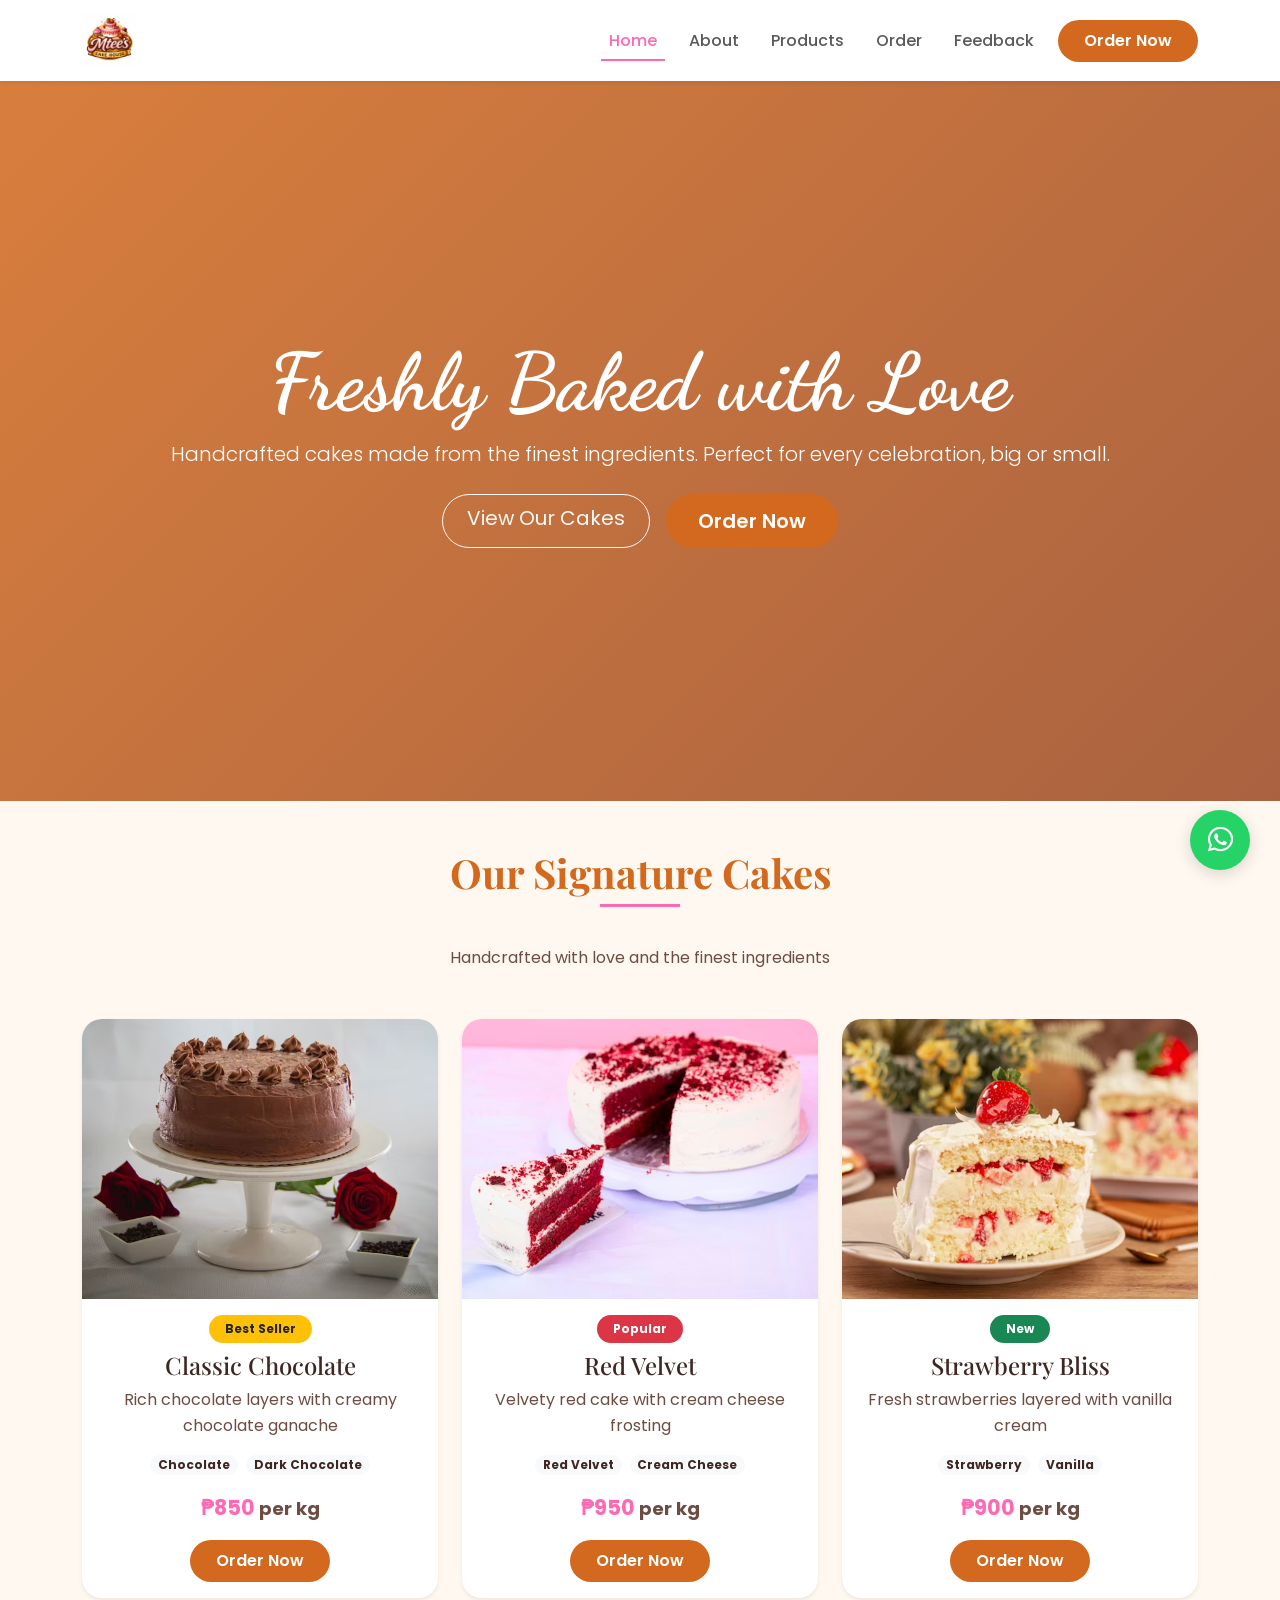
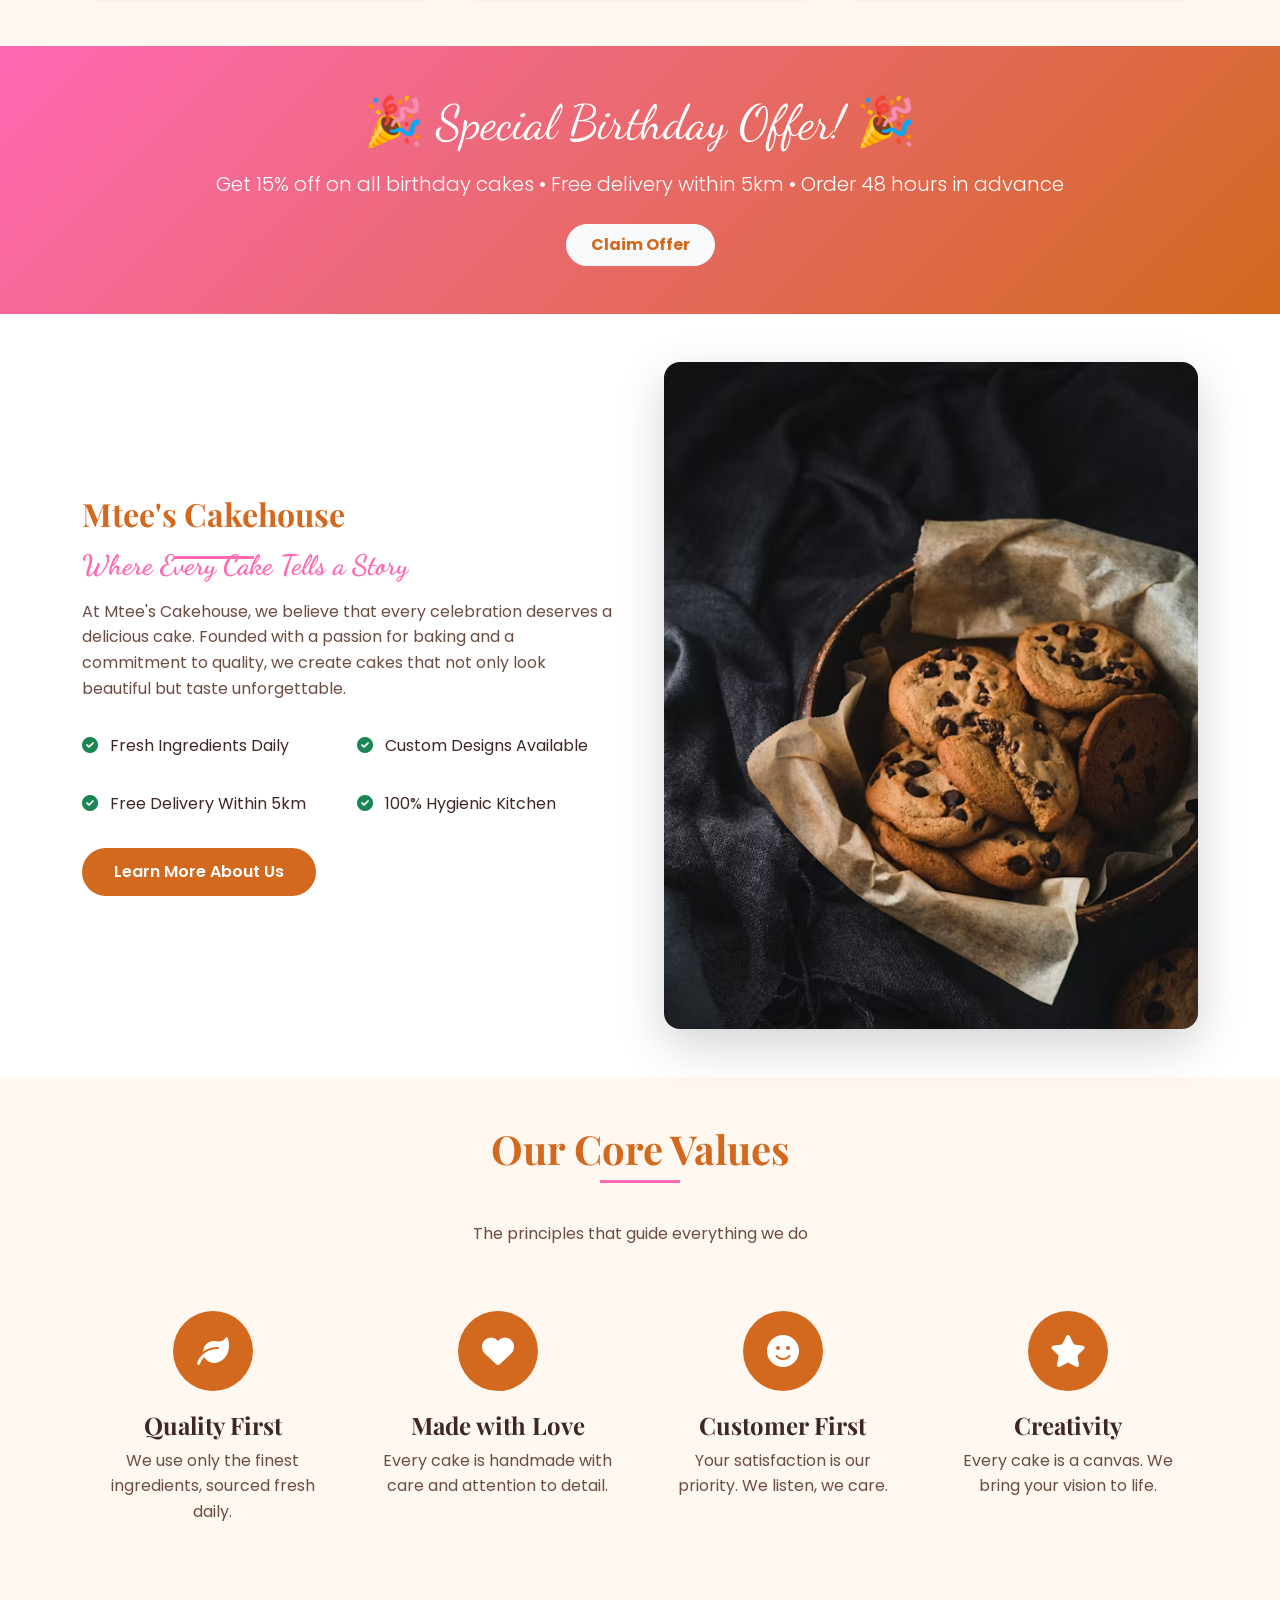
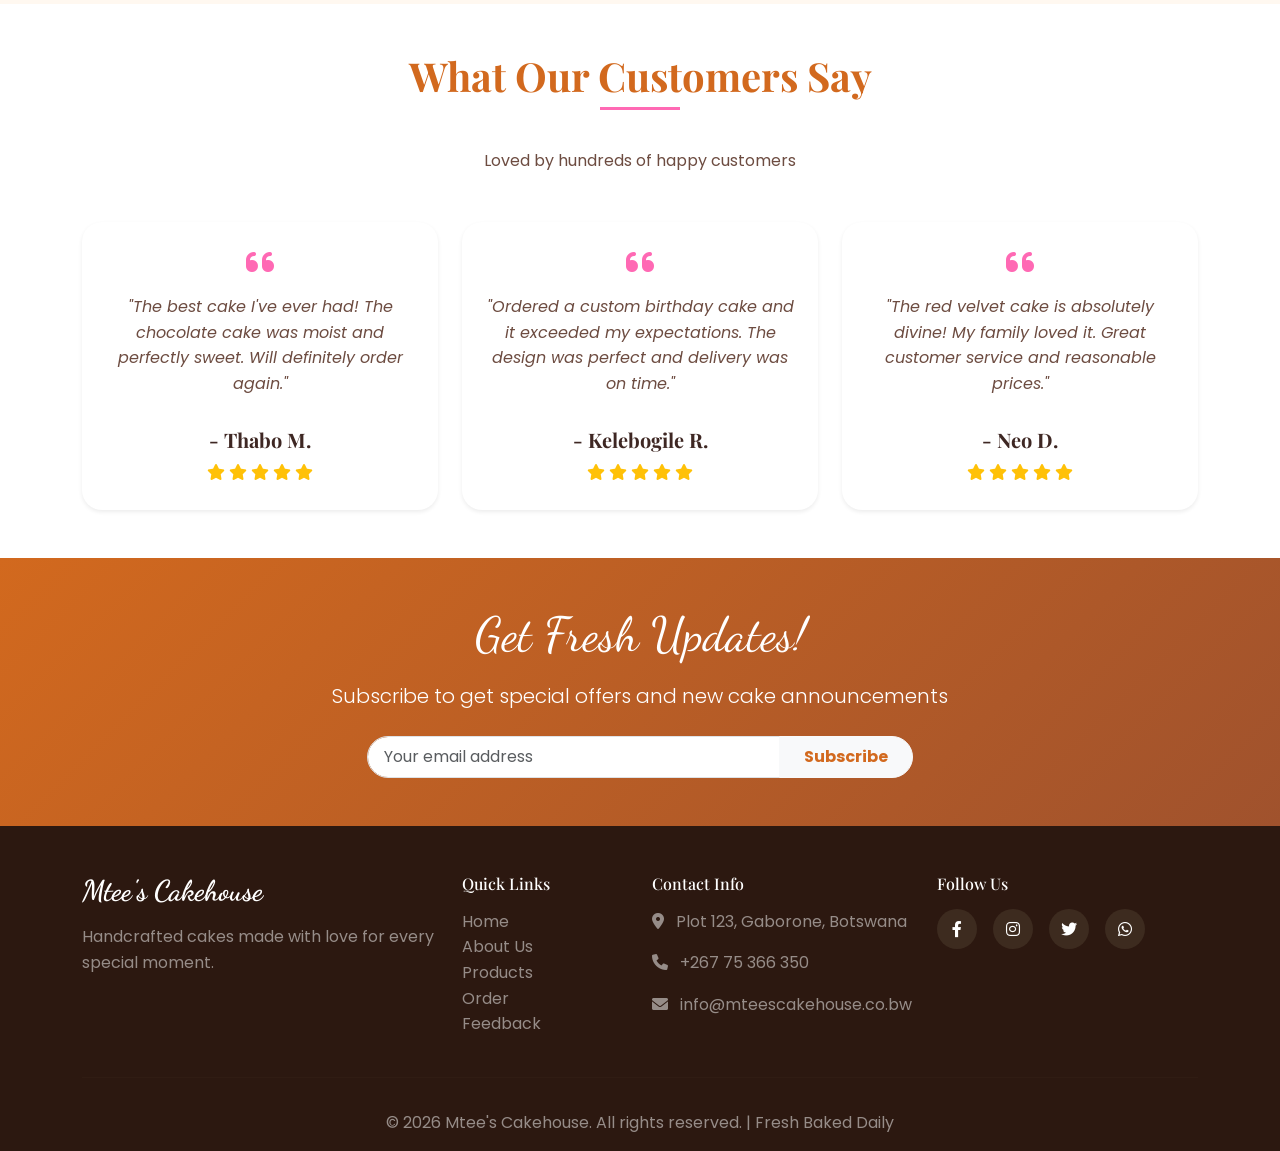
<file: index.html>
<!DOCTYPE html>
<html lang="en">
<head>
    <meta charset="UTF-8">
    <meta name="viewport" content="width=device-width, initial-scale=1.0, user-scalable=yes">
    <meta name="description" content="Mtee's Cakehouse - Delicious handmade cakes for all occasions. Birthday cakes, wedding cakes, and custom orders available.">
    <meta name="keywords" content="cakehouse, cakes, bakery, birthday cakes, wedding cakes, custom cakes, Mtee's Cakehouse">
    <meta name="author" content="Mtee's Cakehouse">
    <title>Mtee's Cakehouse | Fresh Handmade Cakes</title>

    <!--Favicon-->
    <link rel="icon" type="image/x-icon" href="logo/logo.png">

    <!-- Bootstrap 5.3 CSS -->
    <link href="https://cdn.jsdelivr.net/npm/bootstrap@5.3.0/dist/css/bootstrap.min.css" rel="stylesheet">
    
    <!-- Font Awesome Icons -->
    <link rel="stylesheet" href="https://cdnjs.cloudflare.com/ajax/libs/font-awesome/6.0.0/css/all.min.css">
    
    <!-- Google Fonts -->
    <link href="https://fonts.googleapis.com/css2?family=Playfair+Display:wght@400;500;600;700;800&family=Poppins:wght@300;400;500;600;700&family=Dancing+Script:wght@400;500;600;700&display=swap" rel="stylesheet">
    
    <!-- External Custom CSS -->
    <link rel="stylesheet" href="css/style.css">
    
    <style>
        /* Additional inline styles for Bootstrap customization */
        .hero-section {
            background: linear-gradient(135deg, rgba(210,105,30,0.85) 0%, rgba(160,82,45,0.9) 100%),
                        url('https://images.unsplash.com/photo-1586985289688-ca3cf47d3e6e?w=1600');
            background-size: cover;
            background-position: center;
            min-height: 80vh;
            display: flex;
            align-items: center;
        }
        
        .cake-card {
            transition: transform 0.3s ease, box-shadow 0.3s ease;
            border: none;
            border-radius: 20px;
            overflow: hidden;
        }
        
        .cake-card:hover {
            transform: translateY(-8px);
            box-shadow: 0 8px 32px rgba(0,0,0,0.15);
        }
        
        .cake-img {
            height: 280px;
            object-fit: cover;
        }
        
        .testimonial-card {
            transition: transform 0.3s ease;
            border: none;
            border-radius: 20px;
        }
        
        .testimonial-card:hover {
            transform: translateY(-5px);
        }
        
        .value-icon {
            width: 80px;
            height: 80px;
            background-color: #D2691E;
            border-radius: 50%;
            display: flex;
            align-items: center;
            justify-content: center;
            margin: 0 auto 20px;
            font-size: 2rem;
            color: white;
        }
        
        .special-offers {
            background: linear-gradient(135deg, #FF69B4, #D2691E);
        }
        
        .footer {
            background-color: #2C1810;
        }
        
        .whatsapp-float {
            position: fixed;
            bottom: 30px;
            right: 30px;
            background-color: #25D366;
            color: white;
            width: 60px;
            height: 60px;
            border-radius: 50%;
            display: flex;
            align-items: center;
            justify-content: center;
            font-size: 1.8rem;
            box-shadow: 0 4px 16px rgba(0,0,0,0.15);
            transition: all 0.3s ease;
            z-index: 999;
            text-decoration: none;
        }
        
        .whatsapp-float:hover {
            transform: scale(1.1);
            background-color: #128C7E;
            color: white;
        }
        
        .social-icon {
            width: 40px;
            height: 40px;
            background-color: #3D2B1F;
            border-radius: 50%;
            display: inline-flex;
            align-items: center;
            justify-content: center;
            transition: all 0.3s ease;
        }
        
        .social-icon:hover {
            background-color: #FF69B4;
            transform: translateY(-3px);
        }
        
        .navbar-brand {
            font-family: 'Dancing Script', cursive;
            font-size: 1.8rem;
            font-weight: 700;
            color: #D2691E;
        }
        
        .navbar-brand span {
            color: #FF69B4;
        }
        
        .nav-link {
            font-weight: 500;
            position: relative;
        }
        
        .nav-link::after {
            content: '';
            position: absolute;
            bottom: 0;
            left: 0;
            width: 0;
            height: 2px;
            background-color: #FF69B4;
            transition: width 0.3s ease;
        }
        
        .nav-link:hover::after,
        .nav-link.active::after {
            width: 100%;
        }
        
        .nav-link.active {
            color: #FF69B4 !important;
        }
        
        .btn-order {
            background-color: #D2691E;
            color: white;
            border-radius: 50px;
            padding: 8px 25px;
            font-weight: 600;
            transition: all 0.3s ease;
        }
        
        .btn-order:hover {
            background-color: #A0522D;
            transform: translateY(-2px);
            color: white;
        }
        
        .btn-primary-custom {
            background-color: #D2691E;
            color: white;
            border-radius: 50px;
            padding: 12px 32px;
            font-weight: 600;
            transition: all 0.3s ease;
            border: none;
        }
        
        .btn-primary-custom:hover {
            background-color: #A0522D;
            transform: translateY(-2px);
            color: white;
        }
        
        .btn-outline-custom {
            background-color: transparent;
            border: 2px solid #D2691E;
            color: #D2691E;
            border-radius: 50px;
            padding: 12px 32px;
            font-weight: 600;
            transition: all 0.3s ease;
        }
        
        .btn-outline-custom:hover {
            background-color: #D2691E;
            color: white;
            transform: translateY(-2px);
        }
        
        .section-title {
            font-family: 'Playfair Display', serif;
            font-size: 2.5rem;
            font-weight: 700;
            color: #D2691E;
            position: relative;
            display: inline-block;
            margin-bottom: 3rem;
        }
        
        .section-title::after {
            content: '';
            position: absolute;
            bottom: -10px;
            left: 50%;
            transform: translateX(-50%);
            width: 80px;
            height: 3px;
            background-color: #FF69B4;
        }
        
        .price {
            font-size: 1.3rem;
            font-weight: 700;
            color: #FF69B4;
        }
        
        .bg-warm {
            background-color: #FFF8F0;
        }
        
        .text-brown {
            color: #3E2723;
        }
        
        .text-light-brown {
            color: #6D4C41;
        }
        
        @media (max-width: 768px) {
            .hero-section {
                min-height: 60vh;
            }
            .section-title {
                font-size: 1.8rem;
            }
            .navbar-brand {
                font-size: 1.4rem;
            }
        }
    </style>
</head>
<body>

    <!-- Navigation Bar - Bootstrap Navbar -->
    <nav class="navbar navbar-expand-lg bg-white sticky-top shadow-sm">
        <div class="container">
             <a class="navbar-brand" href="index.html">
                <img src="logo/logo.png" alt="Mtee's Cakehouse Logo" class="logo-img" style="height: 55px; width: auto;">
            </a>
            <button class="navbar-toggler" type="button" data-bs-toggle="collapse" data-bs-target="#navbarNav" aria-controls="navbarNav" aria-expanded="false" aria-label="Toggle navigation">
                <span class="navbar-toggler-icon"></span>
            </button>
            <div class="collapse navbar-collapse" id="navbarNav">
                <ul class="navbar-nav ms-auto align-items-center gap-3">
                    <li class="nav-item">
                        <a class="nav-link active" href="index.html">Home</a>
                    </li>
                    <li class="nav-item">
                        <a class="nav-link" href="about.html">About</a>
                    </li>
                    <li class="nav-item">
                        <a class="nav-link" href="products.html">Products</a>
                    </li>
                    <li class="nav-item">
                        <a class="nav-link" href="order.html">Order</a>
                    </li>
                    <li class="nav-item">
                        <a class="nav-link" href="feedback.html">Feedback</a>
                    </li>
                    <li class="nav-item">
                        <a class="btn btn-order" href="order.html">Order Now</a>
                    </li>
                </ul>
            </div>
        </div>
    </nav>

    <!-- Hero Section - Bootstrap -->
    <section class="hero-section text-white">
        <div class="container text-center">
            <h1 class="display-1 fw-bold" style="font-family: 'Dancing Script', cursive;">Freshly Baked with Love</h1>
            <p class="lead mb-4">Handcrafted cakes made from the finest ingredients. Perfect for every celebration, big or small.</p>
            <div class="d-flex gap-3 justify-content-center flex-wrap">
                <a href="products.html" class="btn btn-outline-light btn-lg rounded-pill px-4">View Our Cakes</a>
                <a href="order.html" class="btn btn-primary-custom btn-lg">Order Now</a>
            </div>
        </div>
    </section>

    <!-- Featured Cakes Section -->
    <section class="py-5 bg-warm">
        <div class="container">
            <div class="text-center">
                <h2 class="section-title">Our Signature Cakes</h2>
                <p class="text-light-brown mb-5">Handcrafted with love and the finest ingredients</p>
            </div>
            <div class="row g-4">
                <!-- Cake Card 1 -->
                <div class="col-md-6 col-lg-4">
                    <div class="card cake-card h-100 shadow-sm">
                        <img src="images/choc.avif" class="card-img-top cake-img" alt="Classic Chocolate Cake">
                        <div class="card-body text-center">
                            <span class="badge bg-warning text-dark mb-2 px-3 py-2 rounded-pill">Best Seller</span>
                            <h3 class="card-title h4 text-brown">Classic Chocolate</h3>
                            <p class="card-text text-light-brown">Rich chocolate layers with creamy chocolate ganache</p>
                            <div class="d-flex justify-content-center gap-2 mb-3">
                                <span class="badge bg-light text-brown rounded-pill">Chocolate</span>
                                <span class="badge bg-light text-brown rounded-pill">Dark Chocolate</span>
                            </div>
                            <p class="price">₱850 <small class="text-light-brown">per kg</small></p>
                            <a href="order.html" class="btn btn-order">Order Now</a>
                        </div>
                    </div>
                </div>
                <!-- Cake Card 2 -->
                <div class="col-md-6 col-lg-4">
                    <div class="card cake-card h-100 shadow-sm">
                        <img src="images/red.avif" class="card-img-top cake-img" alt="Red Velvet Cake">
                        <div class="card-body text-center">
                            <span class="badge bg-danger text-white mb-2 px-3 py-2 rounded-pill">Popular</span>
                            <h3 class="card-title h4 text-brown">Red Velvet</h3>
                            <p class="card-text text-light-brown">Velvety red cake with cream cheese frosting</p>
                            <div class="d-flex justify-content-center gap-2 mb-3">
                                <span class="badge bg-light text-brown rounded-pill">Red Velvet</span>
                                <span class="badge bg-light text-brown rounded-pill">Cream Cheese</span>
                            </div>
                            <p class="price">₱950 <small class="text-light-brown">per kg</small></p>
                            <a href="order.html" class="btn btn-order">Order Now</a>
                        </div>
                    </div>
                </div>
                <!-- Cake Card 3 -->
                <div class="col-md-6 col-lg-4">
                    <div class="card cake-card h-100 shadow-sm">
                        <img src="images/strawberry.avif" class="card-img-top cake-img" alt="Strawberry Cake">
                        <div class="card-body text-center">
                            <span class="badge bg-success text-white mb-2 px-3 py-2 rounded-pill">New</span>
                            <h3 class="card-title h4 text-brown">Strawberry Bliss</h3>
                            <p class="card-text text-light-brown">Fresh strawberries layered with vanilla cream</p>
                            <div class="d-flex justify-content-center gap-2 mb-3">
                                <span class="badge bg-light text-brown rounded-pill">Strawberry</span>
                                <span class="badge bg-light text-brown rounded-pill">Vanilla</span>
                            </div>
                            <p class="price">₱900 <small class="text-light-brown">per kg</small></p>
                            <a href="order.html" class="btn btn-order">Order Now</a>
                        </div>
                    </div>
                </div>
            </div>
        </div>
    </section>

    <!-- Special Offers Section -->
    <section class="special-offers py-5 text-white">
        <div class="container text-center">
            <h2 class="display-5 mb-3" style="font-family: 'Dancing Script', cursive;">🎉 Special Birthday Offer! 🎉</h2>
            <p class="lead mb-4">Get 15% off on all birthday cakes • Free delivery within 5km • Order 48 hours in advance</p>
            <a href="order.html" class="btn btn-light rounded-pill px-4 py-2 fw-bold" style="color: #D2691E;">Claim Offer</a>
        </div>
    </section>

    <!-- About Preview Section -->
    <section class="py-5 bg-white">
        <div class="container">
            <div class="row align-items-center g-5">
                <div class="col-lg-6">
                    <h2 class="section-title text-start m-0 pb-3" style="font-size: 2rem;">Mtee's Cakehouse</h2>
                    <h3 style="font-family: 'Dancing Script', cursive; color: #FF69B4;">Where Every Cake Tells a Story</h3>
                    <p class="text-light-brown mt-3">At Mtee's Cakehouse, we believe that every celebration deserves a delicious cake. Founded with a passion for baking and a commitment to quality, we create cakes that not only look beautiful but taste unforgettable.</p>
                    <div class="row g-3 mt-2">
                        <div class="col-6">
                            <p><i class="fas fa-check-circle text-success me-2"></i> Fresh Ingredients Daily</p>
                        </div>
                        <div class="col-6">
                            <p><i class="fas fa-check-circle text-success me-2"></i> Custom Designs Available</p>
                        </div>
                        <div class="col-6">
                            <p><i class="fas fa-check-circle text-success me-2"></i> Free Delivery Within 5km</p>
                        </div>
                        <div class="col-6">
                            <p><i class="fas fa-check-circle text-success me-2"></i> 100% Hygienic Kitchen</p>
                        </div>
                    </div>
                    <a href="about.html" class="btn btn-primary-custom mt-3">Learn More About Us</a>
                </div>
                <div class="col-lg-6">
                    <img src="images/cookies.avif" alt="Mtee's Cakehouse Bakery" class="img-fluid rounded-4 shadow-lg">
                </div>
            </div>
        </div>
    </section>

    <!-- Core Values Section -->
    <section class="py-5 bg-warm">
        <div class="container">
            <div class="text-center">
                <h2 class="section-title">Our Core Values</h2>
                <p class="text-light-brown mb-5">The principles that guide everything we do</p>
            </div>
            <div class="row g-4">
                <div class="col-md-6 col-lg-3">
                    <div class="text-center p-3">
                        <div class="value-icon">
                            <i class="fas fa-leaf"></i>
                        </div>
                        <h4 class="text-brown mt-3">Quality First</h4>
                        <p class="text-light-brown">We use only the finest ingredients, sourced fresh daily.</p>
                    </div>
                </div>
                <div class="col-md-6 col-lg-3">
                    <div class="text-center p-3">
                        <div class="value-icon">
                            <i class="fas fa-heart"></i>
                        </div>
                        <h4 class="text-brown mt-3">Made with Love</h4>
                        <p class="text-light-brown">Every cake is handmade with care and attention to detail.</p>
                    </div>
                </div>
                <div class="col-md-6 col-lg-3">
                    <div class="text-center p-3">
                        <div class="value-icon">
                            <i class="fas fa-smile"></i>
                        </div>
                        <h4 class="text-brown mt-3">Customer First</h4>
                        <p class="text-light-brown">Your satisfaction is our priority. We listen, we care.</p>
                    </div>
                </div>
                <div class="col-md-6 col-lg-3">
                    <div class="text-center p-3">
                        <div class="value-icon">
                            <i class="fas fa-star"></i>
                        </div>
                        <h4 class="text-brown mt-3">Creativity</h4>
                        <p class="text-light-brown">Every cake is a canvas. We bring your vision to life.</p>
                    </div>
                </div>
            </div>
        </div>
    </section>

    <!-- Testimonials Section -->
    <section class="py-5 bg-white">
        <div class="container">
            <div class="text-center">
                <h2 class="section-title">What Our Customers Say</h2>
                <p class="text-light-brown mb-5">Loved by hundreds of happy customers</p>
            </div>
            <div class="row g-4">
                <div class="col-md-4">
                    <div class="card testimonial-card h-100 shadow-sm p-4 text-center">
                        <i class="fas fa-quote-left fa-2x mb-3" style="color: #FF69B4;"></i>
                        <p class="text-light-brown fst-italic">"The best cake I've ever had! The chocolate cake was moist and perfectly sweet. Will definitely order again."</p>
                        <h5 class="text-brown mt-3">- Thabo M.</h5>
                        <div class="text-warning">
                            <i class="fas fa-star"></i>
                            <i class="fas fa-star"></i>
                            <i class="fas fa-star"></i>
                            <i class="fas fa-star"></i>
                            <i class="fas fa-star"></i>
                        </div>
                    </div>
                </div>
                <div class="col-md-4">
                    <div class="card testimonial-card h-100 shadow-sm p-4 text-center">
                        <i class="fas fa-quote-left fa-2x mb-3" style="color: #FF69B4;"></i>
                        <p class="text-light-brown fst-italic">"Ordered a custom birthday cake and it exceeded my expectations. The design was perfect and delivery was on time."</p>
                        <h5 class="text-brown mt-3">- Kelebogile R.</h5>
                        <div class="text-warning">
                            <i class="fas fa-star"></i>
                            <i class="fas fa-star"></i>
                            <i class="fas fa-star"></i>
                            <i class="fas fa-star"></i>
                            <i class="fas fa-star"></i>
                        </div>
                    </div>
                </div>
                <div class="col-md-4">
                    <div class="card testimonial-card h-100 shadow-sm p-4 text-center">
                        <i class="fas fa-quote-left fa-2x mb-3" style="color: #FF69B4;"></i>
                        <p class="text-light-brown fst-italic">"The red velvet cake is absolutely divine! My family loved it. Great customer service and reasonable prices."</p>
                        <h5 class="text-brown mt-3">- Neo D.</h5>
                        <div class="text-warning">
                            <i class="fas fa-star"></i>
                            <i class="fas fa-star"></i>
                            <i class="fas fa-star"></i>
                            <i class="fas fa-star"></i>
                            <i class="fas fa-star"></i>
                        </div>
                    </div>
                </div>
            </div>
        </div>
    </section>

    <!-- Newsletter Section -->
    <section class="py-5" style="background: linear-gradient(135deg, #D2691E, #A0522D);">
        <div class="container text-center text-white">
            <h2 class="display-5 mb-3" style="font-family: 'Dancing Script', cursive;">Get Fresh Updates!</h2>
            <p class="lead mb-4">Subscribe to get special offers and new cake announcements</p>
            <form id="newsletterForm" class="row justify-content-center">
                <div class="col-md-6">
                    <div class="input-group">
                        <input type="email" class="form-control rounded-start-pill py-2 px-3" placeholder="Your email address" required>
                        <button class="btn btn-light rounded-end-pill px-4 fw-bold" style="color: #D2691E;" type="submit">Subscribe</button>
                    </div>
                </div>
            </form>
        </div>
    </section>

    <!-- Footer -->
    <footer class="footer pt-5 pb-3 text-white-50">
        <div class="container">
            <div class="row g-4">
                <div class="col-md-4">
                    <h3 class="text-white mb-3" style="font-family: 'Dancing Script', cursive; font-size: 1.8rem;">Mtee's Cakehouse</h3>
                    <p>Handcrafted cakes made with love for every special moment.</p>
                </div>
                <div class="col-md-2">
                    <h4 class="text-white mb-3 h6">Quick Links</h4>
                    <ul class="list-unstyled">
                        <li><a href="index.html" class="text-white-50 text-decoration-none">Home</a></li>
                        <li><a href="about.html" class="text-white-50 text-decoration-none">About Us</a></li>
                        <li><a href="products.html" class="text-white-50 text-decoration-none">Products</a></li>
                        <li><a href="order.html" class="text-white-50 text-decoration-none">Order</a></li>
                        <li><a href="feedback.html" class="text-white-50 text-decoration-none">Feedback</a></li>
                    </ul>
                </div>
                <div class="col-md-3">
                    <h4 class="text-white mb-3 h6">Contact Info</h4>
                    <p><i class="fas fa-map-marker-alt me-2"></i> Plot 123, Gaborone, Botswana</p>
                    <p><i class="fas fa-phone me-2"></i> +267 75 366 350</p>
                    <p><i class="fas fa-envelope me-2"></i> info@mteescakehouse.co.bw</p>
                </div>
                <div class="col-md-3">
                    <h4 class="text-white mb-3 h6">Follow Us</h4>
                    <div class="d-flex gap-3">
                        <a href="#" class="social-icon text-white"><i class="fab fa-facebook-f"></i></a>
                        <a href="#" class="social-icon text-white"><i class="fab fa-instagram"></i></a>
                        <a href="#" class="social-icon text-white"><i class="fab fa-twitter"></i></a>
                        <a href="#" class="social-icon text-white"><i class="fab fa-whatsapp"></i></a>
                    </div>
                </div>
            </div>
            <hr class="mt-4" style="border-color: #3D2B1F;">
            <div class="text-center pt-3">
                <p class="mb-0">&copy; 2026 Mtee's Cakehouse. All rights reserved. | Fresh Baked Daily</p>
            </div>
        </div>
    </footer>

    <!-- Floating WhatsApp Button -->
    <a href="https://wa.me/26775366350" class="whatsapp-float" target="_blank">
        <i class="fab fa-whatsapp"></i>
    </a>

    <!-- Bootstrap JS Bundle -->
    <script src="https://cdn.jsdelivr.net/npm/bootstrap@5.3.0/dist/js/bootstrap.bundle.min.js"></script>
    
    <!-- Custom JavaScript -->
    <script>
        // Newsletter Form Submission
        const newsletterForm = document.getElementById('newsletterForm');
        if (newsletterForm) {
            newsletterForm.addEventListener('submit', function(e) {
                e.preventDefault();
                const email = this.querySelector('input[type="email"]').value;
                if (email) {
                    alert('Thank you for subscribing! You will receive our latest updates.');
                    this.reset();
                }
            });
        }
        
        // Set active class based on current page (for Bootstrap nav)
        const currentPage = window.location.pathname.split('/').pop() || 'index.html';
        const navLinks = document.querySelectorAll('.nav-link');
        navLinks.forEach(link => {
            if (link.getAttribute('href') === currentPage) {
                link.classList.add('active');
            }
        });
    </script>
</body>
</html>
</file>
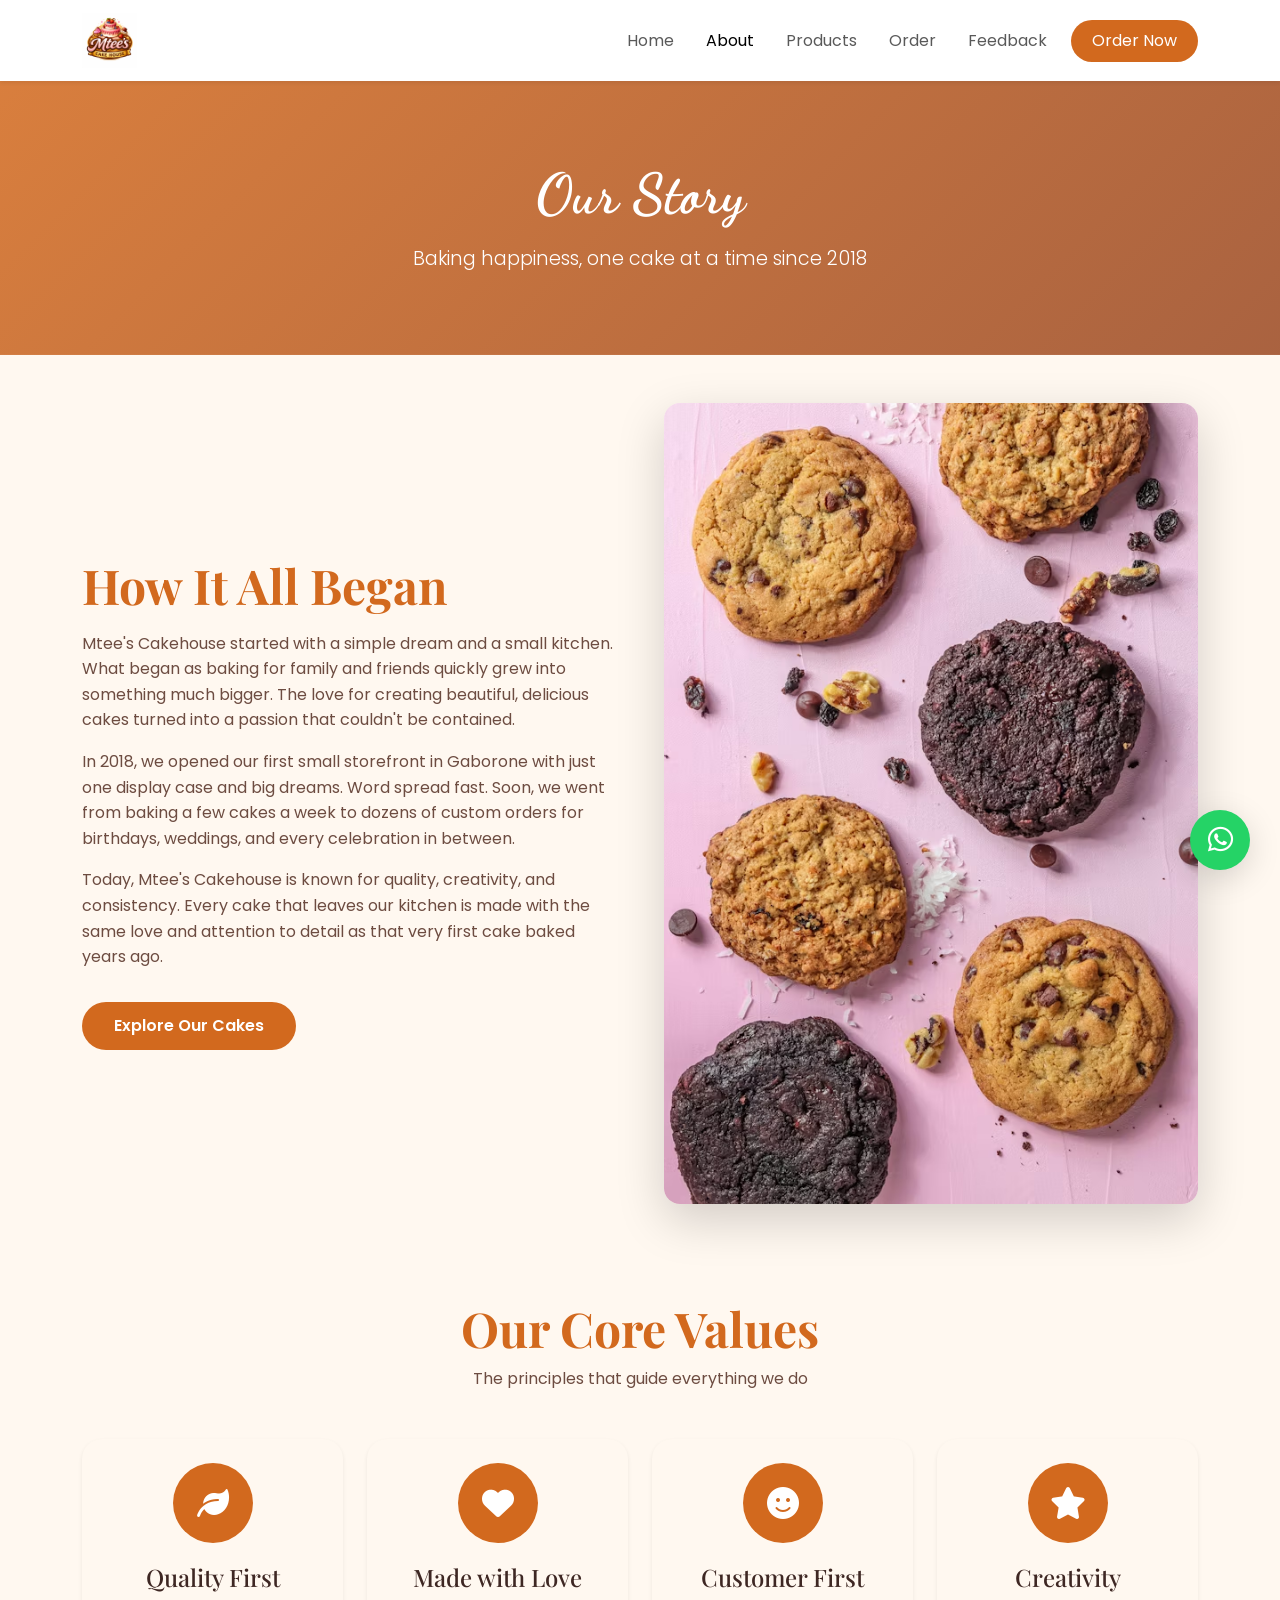
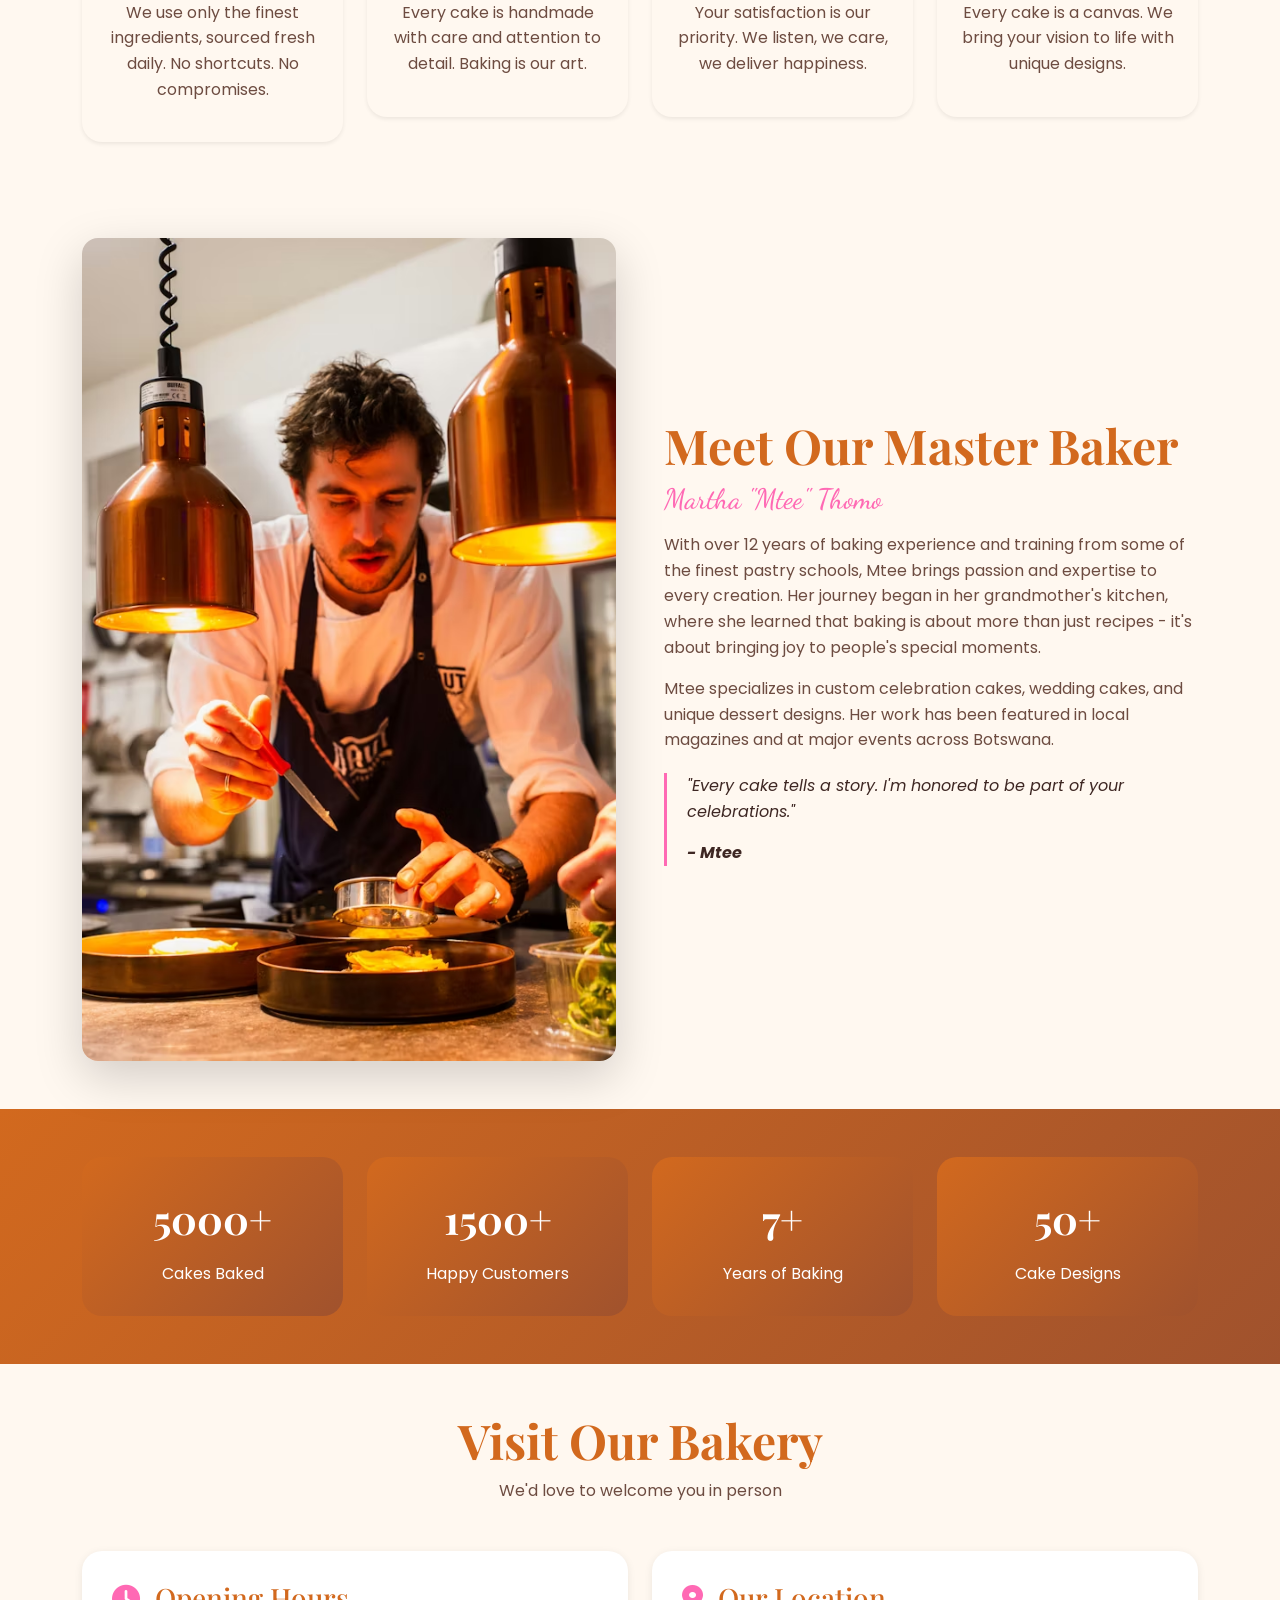
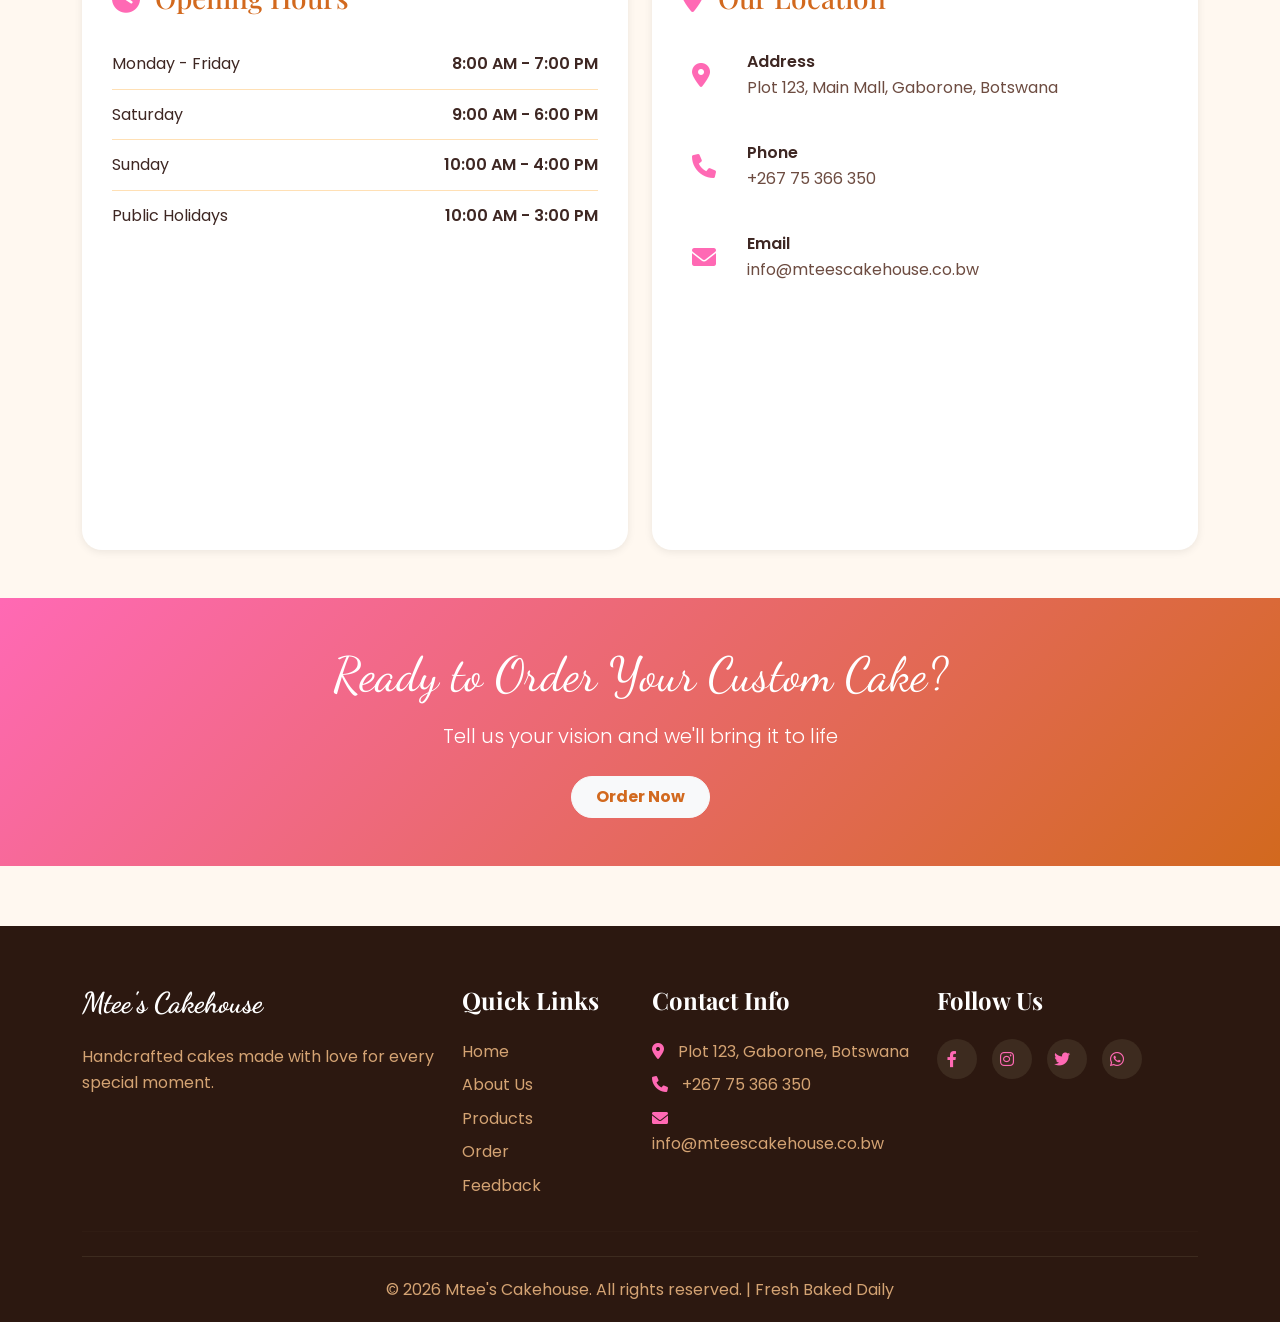
<file: about.html>
<!DOCTYPE html>
<html lang="en">
<head>
    <meta charset="UTF-8">
    <meta name="viewport" content="width=device-width, initial-scale=1.0, user-scalable=yes">
    <meta name="description" content="Learn about Mtee's Cakehouse - our story, our baker, our commitment to quality and freshness.">
    <meta name="keywords" content="about Mtee's Cakehouse, bakery story, custom cakes, baker, cakehouse history">
    <meta name="author" content="Mtee's Cakehouse">
    <title>About Us | Mtee's Cakehouse</title>

    <!--Favicon-->
    <link rel="icon" type="image/x-icon" href="logo/logo.png">
    
    <!-- Bootstrap 5.3 CSS -->
    <link href="https://cdn.jsdelivr.net/npm/bootstrap@5.3.0/dist/css/bootstrap.min.css" rel="stylesheet">
    
    <!-- Font Awesome Icons -->
    <link rel="stylesheet" href="https://cdnjs.cloudflare.com/ajax/libs/font-awesome/6.0.0/css/all.min.css">
    
    <!-- Google Fonts -->
    <link href="https://fonts.googleapis.com/css2?family=Playfair+Display:wght@400;500;600;700;800&family=Poppins:wght@300;400;500;600;700&family=Dancing+Script:wght@400;500;600;700&display=swap" rel="stylesheet">
    
    <!-- Custom CSS -->
    <link rel="stylesheet" href="css/style.css">
    
    <style>
        /* Additional page-specific styles */
        .value-card {
            transition: all 0.3s ease;
            border: none;
            border-radius: 20px;
            background: var(--bg-warm);
        }
        
        .value-card:hover {
            transform: translateY(-8px);
            box-shadow: var(--shadow-md);
        }
        
        .value-icon {
            width: 80px;
            height: 80px;
            background-color: var(--primary-color);
            border-radius: 50%;
            display: flex;
            align-items: center;
            justify-content: center;
            margin: 0 auto 20px;
            font-size: 2rem;
            color: white;
        }
        
        .stat-card {
            background: linear-gradient(135deg, var(--primary-color), var(--primary-dark));
            border-radius: 20px;
            padding: 30px;
            text-align: center;
            color: white;
            transition: all 0.3s ease;
        }
        
        .stat-card:hover {
            transform: translateY(-5px);
            box-shadow: var(--shadow-lg);
        }
        
        .stat-number {
            font-size: 2.5rem;
            font-weight: 700;
            font-family: 'Playfair Display', serif;
            margin-bottom: 10px;
        }
        
        .hours-card {
            background: var(--bg-light);
            border-radius: 20px;
            padding: 30px;
            box-shadow: var(--shadow-sm);
            transition: all 0.3s ease;
            height: 100%;
        }
        
        .hours-card:hover {
            transform: translateY(-5px);
            box-shadow: var(--shadow-md);
        }
        
        .hours-list {
            list-style: none;
            padding-left: 0;
        }
        
        .hours-list li {
            display: flex;
            justify-content: space-between;
            padding: 12px 0;
            border-bottom: 1px solid var(--border-color);
        }
        
        .hours-list li:last-child {
            border-bottom: none;
        }
        
        .chef-quote {
            font-style: italic;
            border-left: 3px solid var(--secondary-dark);
            padding-left: 20px;
            margin-top: 20px;
        }
        
        .map-container {
            border-radius: 15px;
            overflow: hidden;
            margin-top: 20px;
        }
        
        .contact-detail {
            display: flex;
            align-items: center;
            gap: 15px;
            margin-bottom: 20px;
            padding: 10px;
            border-radius: 12px;
            transition: all 0.3s ease;
        }
        
        .contact-detail:hover {
            background: var(--bg-warm);
            transform: translateX(5px);
        }
        
        .contact-detail i {
            font-size: 1.5rem;
            color: var(--secondary-dark);
            width: 40px;
        }
        
        @media (max-width: 768px) {
            .stat-number {
                font-size: 1.8rem;
            }
            .hours-list li {
                flex-direction: column;
                text-align: center;
                gap: 5px;
            }
        }
    </style>
</head>
<body>

    <!-- Navigation Bar - Bootstrap Navbar -->
    <nav class="navbar navbar-expand-lg bg-white sticky-top shadow-sm">
        <div class="container">
            <a class="navbar-brand" href="index.html">
                <img src="logo/logo.png" alt="Mtee's Cakehouse Logo" class="logo-img" style="height: 55px; width: auto;">
            </a>
            <button class="navbar-toggler" type="button" data-bs-toggle="collapse" data-bs-target="#navbarNav" aria-controls="navbarNav" aria-expanded="false" aria-label="Toggle navigation">
                <span class="navbar-toggler-icon"></span>
            </button>
            <div class="collapse navbar-collapse" id="navbarNav">
                <ul class="navbar-nav ms-auto align-items-center gap-3">
                    <li class="nav-item">
                        <a class="nav-link" href="index.html">Home</a>
                    </li>
                    <li class="nav-item">
                        <a class="nav-link active" href="about.html">About</a>
                    </li>
                    <li class="nav-item">
                        <a class="nav-link" href="products.html">Products</a>
                    </li>
                    <li class="nav-item">
                        <a class="nav-link" href="order.html">Order</a>
                    </li>
                    <li class="nav-item">
                        <a class="nav-link" href="feedback.html">Feedback</a>
                    </li>
                    <li class="nav-item">
                        <a class="btn btn-order-nav" href="order.html">Order Now</a>
                    </li>
                </ul>
            </div>
        </div>
    </nav>

    <!-- Page Hero Section -->
    <section class="page-hero">
        <div class="container text-center">
            <h1>Our Story</h1>
            <p class="lead">Baking happiness, one cake at a time since 2018</p>
        </div>
    </section>

    <!-- Our Story Section -->
    <section class="py-5">
        <div class="container">
            <div class="row align-items-center g-5">
                <div class="col-lg-6">
                    <h2 class="display-5 fw-bold" style="color: var(--primary-color);">How It All Began</h2>
                    <p class="text-light-brown mt-3">Mtee's Cakehouse started with a simple dream and a small kitchen. What began as baking for family and friends quickly grew into something much bigger. The love for creating beautiful, delicious cakes turned into a passion that couldn't be contained.</p>
                    <p class="text-light-brown">In 2018, we opened our first small storefront in Gaborone with just one display case and big dreams. Word spread fast. Soon, we went from baking a few cakes a week to dozens of custom orders for birthdays, weddings, and every celebration in between.</p>
                    <p class="text-light-brown">Today, Mtee's Cakehouse is known for quality, creativity, and consistency. Every cake that leaves our kitchen is made with the same love and attention to detail as that very first cake baked years ago.</p>
                    <a href="products.html" class="btn btn-primary-custom mt-3">Explore Our Cakes</a>
                </div>
                <div class="col-lg-6">
                    <img src="images/2.avif" alt="Mtee's Cakehouse Bakery" class="img-fluid rounded-4 shadow-lg">
                </div>
            </div>
        </div>
    </section>

    <!-- Core Values Section -->
    <section class="py-5 bg-warm">
        <div class="container">
            <div class="text-center mb-5">
                <h2 class="display-5 fw-bold" style="color: var(--primary-color);">Our Core Values</h2>
                <p class="text-light-brown">The principles that guide everything we do</p>
            </div>
            <div class="row g-4">
                <div class="col-md-6 col-lg-3">
                    <div class="value-card p-4 text-center shadow-sm">
                        <div class="value-icon">
                            <i class="fas fa-leaf"></i>
                        </div>
                        <h3 class="h4 text-brown mt-3">Quality First</h3>
                        <p class="text-light-brown">We use only the finest ingredients, sourced fresh daily. No shortcuts. No compromises.</p>
                    </div>
                </div>
                <div class="col-md-6 col-lg-3">
                    <div class="value-card p-4 text-center shadow-sm">
                        <div class="value-icon">
                            <i class="fas fa-heart"></i>
                        </div>
                        <h3 class="h4 text-brown mt-3">Made with Love</h3>
                        <p class="text-light-brown">Every cake is handmade with care and attention to detail. Baking is our art.</p>
                    </div>
                </div>
                <div class="col-md-6 col-lg-3">
                    <div class="value-card p-4 text-center shadow-sm">
                        <div class="value-icon">
                            <i class="fas fa-smile"></i>
                        </div>
                        <h3 class="h4 text-brown mt-3">Customer First</h3>
                        <p class="text-light-brown">Your satisfaction is our priority. We listen, we care, we deliver happiness.</p>
                    </div>
                </div>
                <div class="col-md-6 col-lg-3">
                    <div class="value-card p-4 text-center shadow-sm">
                        <div class="value-icon">
                            <i class="fas fa-star"></i>
                        </div>
                        <h3 class="h4 text-brown mt-3">Creativity</h3>
                        <p class="text-light-brown">Every cake is a canvas. We bring your vision to life with unique designs.</p>
                    </div>
                </div>
            </div>
        </div>
    </section>

    <!-- Meet the Baker Section -->
    <section class="py-5">
        <div class="container">
            <div class="row align-items-center g-5">
                <div class="col-lg-6">
                    <img src="images/chef.avif" alt="Master Baker - Mtee" class="img-fluid rounded-4 shadow-lg">
                </div>
                <div class="col-lg-6">
                    <h2 class="display-5 fw-bold" style="color: var(--primary-color);">Meet Our Master Baker</h2>
                    <h3 class="h3" style="font-family: 'Dancing Script', cursive; color: var(--secondary-dark);">Martha "Mtee" Thomo</h3>
                    <p class="text-light-brown mt-3">With over 12 years of baking experience and training from some of the finest pastry schools, Mtee brings passion and expertise to every creation. Her journey began in her grandmother's kitchen, where she learned that baking is about more than just recipes - it's about bringing joy to people's special moments.</p>
                    <p class="text-light-brown">Mtee specializes in custom celebration cakes, wedding cakes, and unique dessert designs. Her work has been featured in local magazines and at major events across Botswana.</p>
                    <div class="chef-quote">
                        <p class="fst-italic text-brown">"Every cake tells a story. I'm honored to be part of your celebrations."</p>
                        <p class="fw-bold">- Mtee</p>
                    </div>
                </div>
            </div>
        </div>
    </section>

    <!-- Stats Section -->
    <section class="py-5" style="background: linear-gradient(135deg, #D2691E, #A0522D);">
        <div class="container">
            <div class="row g-4">
                <div class="col-md-3 col-6">
                    <div class="stat-card">
                        <div class="stat-number">5000+</div>
                        <p class="mb-0">Cakes Baked</p>
                    </div>
                </div>
                <div class="col-md-3 col-6">
                    <div class="stat-card">
                        <div class="stat-number">1500+</div>
                        <p class="mb-0">Happy Customers</p>
                    </div>
                </div>
                <div class="col-md-3 col-6">
                    <div class="stat-card">
                        <div class="stat-number">7+</div>
                        <p class="mb-0">Years of Baking</p>
                    </div>
                </div>
                <div class="col-md-3 col-6">
                    <div class="stat-card">
                        <div class="stat-number">50+</div>
                        <p class="mb-0">Cake Designs</p>
                    </div>
                </div>
            </div>
        </div>
    </section>

    <!-- Location & Hours Section -->
    <section class="py-5 bg-warm">
        <div class="container">
            <div class="text-center mb-5">
                <h2 class="display-5 fw-bold" style="color: var(--primary-color);">Visit Our Bakery</h2>
                <p class="text-light-brown">We'd love to welcome you in person</p>
            </div>
            <div class="row g-4">
                <div class="col-md-6">
                    <div class="hours-card">
                        <h3 class="h3 mb-4" style="color: var(--primary-color);">
                            <i class="fas fa-clock me-2" style="color: var(--secondary-dark);"></i> Opening Hours
                        </h3>
                        <ul class="hours-list">
                            <li><span>Monday - Friday</span><span class="fw-semibold">8:00 AM - 7:00 PM</span></li>
                            <li><span>Saturday</span><span class="fw-semibold">9:00 AM - 6:00 PM</span></li>
                            <li><span>Sunday</span><span class="fw-semibold">10:00 AM - 4:00 PM</span></li>
                            <li><span>Public Holidays</span><span class="fw-semibold">10:00 AM - 3:00 PM</span></li>
                        </ul>
                    </div>
                </div>
                <div class="col-md-6">
                    <div class="hours-card">
                        <h3 class="h3 mb-4" style="color: var(--primary-color);">
                            <i class="fas fa-map-marker-alt me-2" style="color: var(--secondary-dark);"></i> Our Location
                        </h3>
                        <div class="contact-detail">
                            <i class="fas fa-location-dot"></i>
                            <div>
                                <p class="mb-0 fw-semibold">Address</p>
                                <p class="text-light-brown mb-0">Plot 123, Main Mall, Gaborone, Botswana</p>
                            </div>
                        </div>
                        <div class="contact-detail">
                            <i class="fas fa-phone"></i>
                            <div>
                                <p class="mb-0 fw-semibold">Phone</p>
                                <p class="text-light-brown mb-0">+267 75 366 350</p>
                            </div>
                        </div>
                        <div class="contact-detail">
                            <i class="fas fa-envelope"></i>
                            <div>
                                <p class="mb-0 fw-semibold">Email</p>
                                <p class="text-light-brown mb-0">info@mteescakehouse.co.bw</p>
                            </div>
                        </div>
                        <div class="map-container">
                            <iframe src="https://www.google.com/maps/embed?pb=!1m18!1m12!1m3!1d115603.25934157322!2d25.84714375!3d-24.65822215!2m3!1f0!2f0!3f0!3m2!1i1024!2i768!4f13.1!3m3!1m2!1s0x1ebb5b3c2f5a5e0d%3A0x3a5b7c8d9e0f1a2b!2sGaborone!5e0!3m2!1sen!2sbw!4v1700000000000!5m2!1sen!2sbw" width="100%" height="200" style="border:0;" allowfullscreen="" loading="lazy"></iframe>
                        </div>
                    </div>
                </div>
            </div>
        </div>
    </section>

    <!-- Call to Action Section -->
    <section class="py-5" style="background: linear-gradient(135deg, #FF69B4, #D2691E);">
        <div class="container text-center text-white">
            <h2 class="display-5 mb-3" style="font-family: 'Dancing Script', cursive;">Ready to Order Your Custom Cake?</h2>
            <p class="lead mb-4">Tell us your vision and we'll bring it to life</p>
            <a href="order.html" class="btn btn-light rounded-pill px-4 py-2 fw-bold" style="color: #D2691E;">Order Now</a>
        </div>
    </section>

    <!-- Footer -->
    <footer class="custom-footer">
        <div class="container">
            <div class="row g-4">
                <div class="col-md-4">
                    <h3>Mtee's Cakehouse</h3>
                    <p>Handcrafted cakes made with love for every special moment.</p>
                </div>
                <div class="col-md-2">
                    <h4>Quick Links</h4>
                    <p><a href="index.html">Home</a></p>
                    <p><a href="about.html">About Us</a></p>
                    <p><a href="products.html">Products</a></p>
                    <p><a href="order.html">Order</a></p>
                    <p><a href="feedback.html">Feedback</a></p>
                </div>
                <div class="col-md-3">
                    <h4>Contact Info</h4>
                    <p><i class="fas fa-map-marker-alt"></i> Plot 123, Gaborone, Botswana</p>
                    <p><i class="fas fa-phone"></i> +267 75 366 350</p>
                    <p><i class="fas fa-envelope"></i> info@mteescakehouse.co.bw</p>
                </div>
                <div class="col-md-3">
                    <h4>Follow Us</h4>
                    <div class="social-links">
                        <a href="#" class="social-icon"><i class="fab fa-facebook-f"></i></a>
                        <a href="#" class="social-icon"><i class="fab fa-instagram"></i></a>
                        <a href="#" class="social-icon"><i class="fab fa-twitter"></i></a>
                        <a href="#" class="social-icon"><i class="fab fa-whatsapp"></i></a>
                    </div>
                </div>
            </div>
            <hr class="my-4" style="border-color: #3D2B1F;">
            <div class="footer-bottom">
                <p class="mb-0">&copy; 2026 Mtee's Cakehouse. All rights reserved. | Fresh Baked Daily</p>
            </div>
        </div>
    </footer>

    <!-- Floating WhatsApp Button -->
    <a href="https://wa.me/26775366350" class="whatsapp-float" target="_blank">
        <i class="fab fa-whatsapp"></i>
    </a>

    <!-- Bootstrap JS Bundle -->
    <script src="https://cdn.jsdelivr.net/npm/bootstrap@5.3.0/dist/js/bootstrap.bundle.min.js"></script>
    
    <!-- Custom JavaScript -->
    <script>
        // Set active class based on current page
        const currentPage = window.location.pathname.split('/').pop() || 'about.html';
        const navLinks = document.querySelectorAll('.nav-link');
        navLinks.forEach(link => {
            if (link.getAttribute('href') === currentPage) {
                link.classList.add('active');
            }
        });
        
        // Smooth scroll for anchor links
        document.querySelectorAll('a[href^="#"]').forEach(anchor => {
            anchor.addEventListener('click', function(e) {
                const href = this.getAttribute('href');
                if (href !== '#' && href !== '') {
                    const target = document.querySelector(href);
                    if (target) {
                        e.preventDefault();
                        target.scrollIntoView({ behavior: 'smooth' });
                    }
                }
            });
        });

        
    </script>
</body>
</html>
</file>
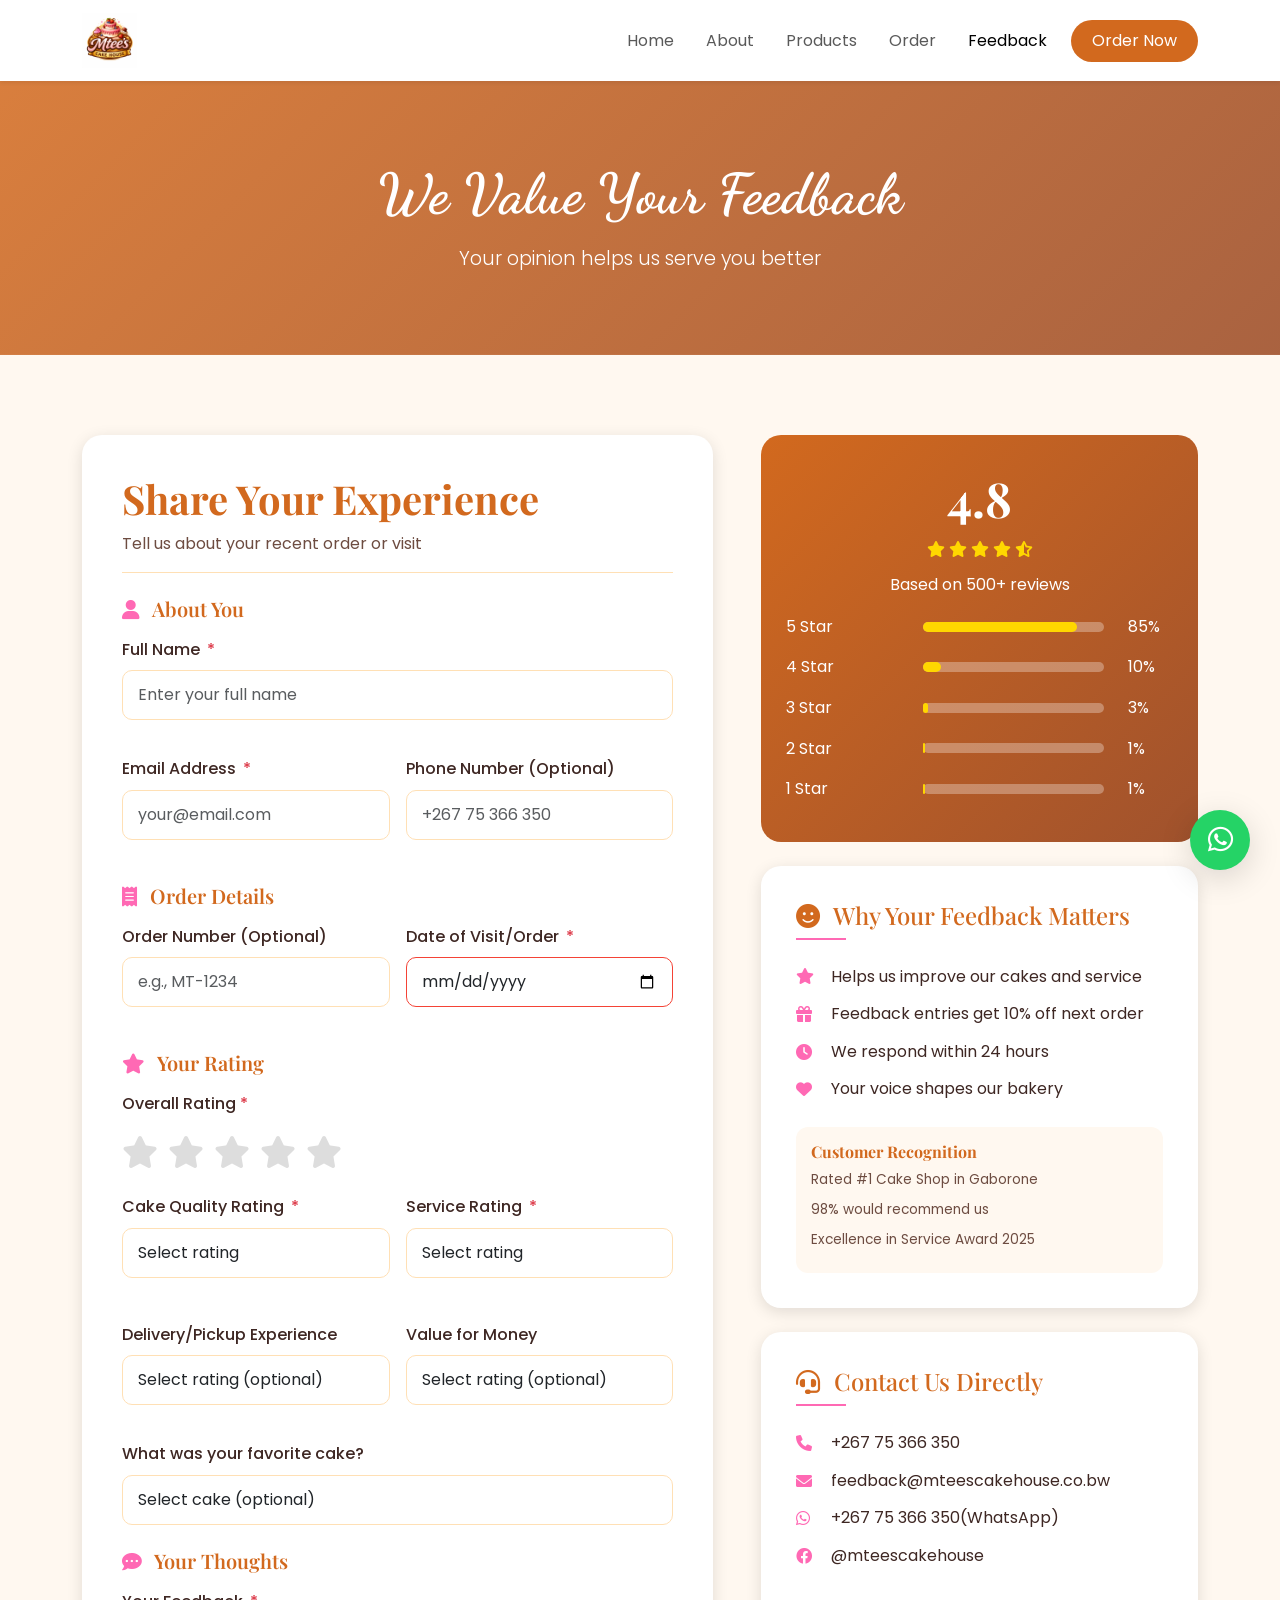
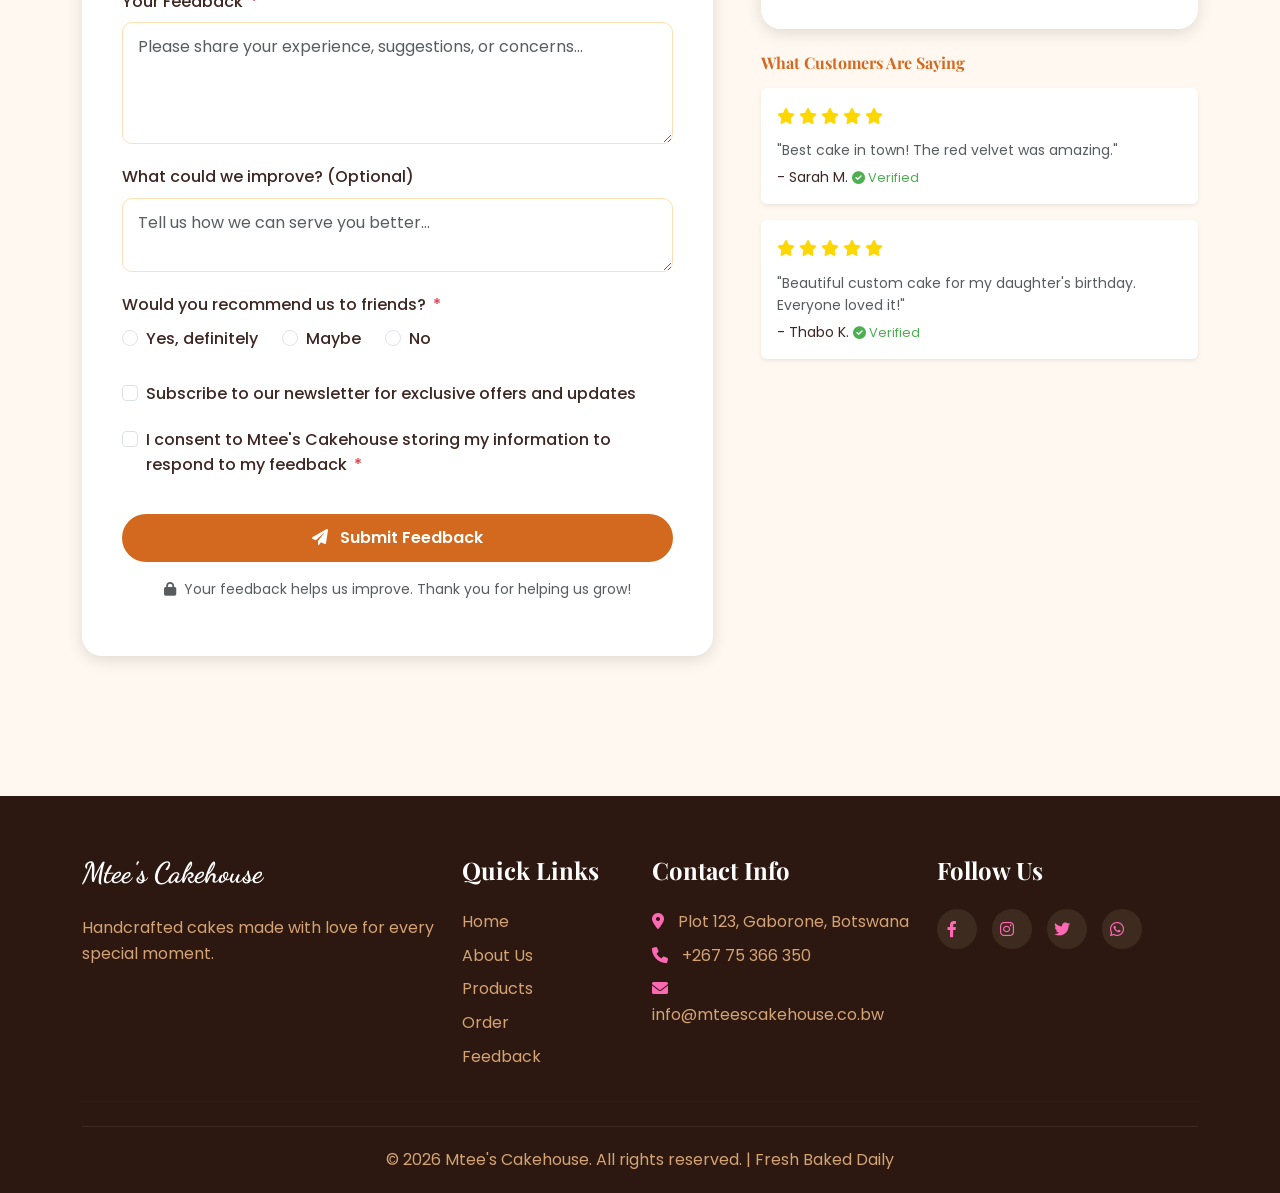
<file: Feedback.html>
<!DOCTYPE html>
<html lang="en">
<head>
    <meta charset="UTF-8">
    <meta name="viewport" content="width=device-width, initial-scale=1.0, user-scalable=yes">
    <meta name="description" content="Share your feedback with Mtee's Cakehouse. Rate your experience, leave a review, and help us improve.">
    <meta name="keywords" content="feedback, review, cake feedback, Mtee's Cakehouse review, customer feedback">
    <meta name="author" content="Mtee's Cakehouse">
    <title>Feedback | Mtee's Cakehouse</title>

    <!--Favicon-->
    <link rel="icon" type="image/x-icon" href="logo/logo.png">
    
    <!-- Bootstrap 5.3 CSS -->
    <link href="https://cdn.jsdelivr.net/npm/bootstrap@5.3.0/dist/css/bootstrap.min.css" rel="stylesheet">
    
    <!-- Font Awesome Icons -->
    <link rel="stylesheet" href="https://cdnjs.cloudflare.com/ajax/libs/font-awesome/6.0.0/css/all.min.css">
    
    <!-- Google Fonts -->
    <link href="https://fonts.googleapis.com/css2?family=Playfair+Display:wght@400;500;600;700;800&family=Poppins:wght@300;400;500;600;700&family=Dancing+Script:wght@400;500;600;700&display=swap" rel="stylesheet">
    
    <!-- Custom CSS -->
    <link rel="stylesheet" href="css/style.css">
    
    <style>
        /* Additional page-specific styles */
        .rating-stats {
            background: linear-gradient(135deg, var(--primary-color), var(--primary-dark));
            border-radius: 20px;
            padding: 25px;
            color: white;
        }
        
        .stat-number-large {
            font-size: 3rem;
            font-weight: 700;
            font-family: 'Playfair Display', serif;
        }
        
        .progress-bar-custom {
            height: 10px;
            border-radius: 10px;
            background-color: rgba(255,255,255,0.3);
        }
        
        .progress-fill {
            background-color: #FFD700;
            height: 100%;
            border-radius: 10px;
        }
        
        .rating-bar-item {
            margin-bottom: 15px;
        }
        
        .rating-bar-item .row {
            align-items: center;
        }
        
        .review-card {
            transition: all 0.3s ease;
            border: none;
            border-radius: 15px;
        }
        
        .review-card:hover {
            transform: translateY(-5px);
            box-shadow: var(--shadow-md);
        }
        
        .star-display {
            color: #FFD700;
            margin-bottom: 10px;
        }
        
        .verified-badge {
            color: var(--success-color);
            font-size: 0.8rem;
        }
        
        .faq-item {
            border-bottom: 1px solid var(--border-color);
            padding: 15px 0;
            cursor: pointer;
        }
        
        .faq-question {
            font-weight: 600;
            color: var(--primary-color);
            display: flex;
            justify-content: space-between;
            align-items: center;
        }
        
        .faq-answer {
            display: none;
            padding-top: 10px;
            color: var(--text-gray);
            font-size: 0.9rem;
        }
        
        .faq-item.active .faq-answer {
            display: block;
        }
        
        @media (max-width: 768px) {
            .stat-number-large {
                font-size: 2rem;
            }
            .rating-bar-item .row > div {
                margin-bottom: 5px;
            }
        }
    </style>
</head>
<body>

    <!-- Navigation Bar - Bootstrap Navbar -->
    <nav class="navbar navbar-expand-lg bg-white sticky-top shadow-sm">
        <div class="container">
            <a class="navbar-brand" href="index.html">
                <img src="logo/logo.png" alt="Mtee's Cakehouse Logo" class="logo-img" style="height: 55px; width: auto;">
            </a>
            <button class="navbar-toggler" type="button" data-bs-toggle="collapse" data-bs-target="#navbarNav" aria-controls="navbarNav" aria-expanded="false" aria-label="Toggle navigation">
                <span class="navbar-toggler-icon"></span>
            </button>
            <div class="collapse navbar-collapse" id="navbarNav">
                <ul class="navbar-nav ms-auto align-items-center gap-3">
                    <li class="nav-item">
                        <a class="nav-link" href="index.html">Home</a>
                    </li>
                    <li class="nav-item">
                        <a class="nav-link" href="about.html">About</a>
                    </li>
                    <li class="nav-item">
                        <a class="nav-link" href="products.html">Products</a>
                    </li>
                    <li class="nav-item">
                        <a class="nav-link" href="Order.html">Order</a>
                    </li>
                    <li class="nav-item">
                        <a class="nav-link active" href="Feedback.html">Feedback</a>
                    </li>
                    <li class="nav-item">
                        <a class="btn btn-order-nav" href="Order.html">Order Now</a>
                    </li>
                </ul>
            </div>
        </div>
    </nav>

    <!-- Page Hero Section -->
    <section class="page-hero">
        <div class="container text-center">
            <h1>We Value Your Feedback</h1>
            <p class="lead">Your opinion helps us serve you better</p>
        </div>
    </section>

    <!-- Feedback Form Section -->
    <section class="form-section">
        <div class="container">
            <div class="row g-5">
                <!-- Left Column: Feedback Form -->
                <div class="col-lg-7">
                    <div class="custom-form-container">
                        <h2 class="display-6 fw-bold" style="color: var(--primary-color);">Share Your Experience</h2>
                        <p class="form-subtitle">Tell us about your recent order or visit</p>
                        
                        <form id="feedbackForm">
                            <!-- Personal Information -->
                            <h3 class="h5 fw-semibold mb-3" style="color: var(--primary-color);">
                                <i class="fas fa-user me-2" style="color: var(--secondary-dark);"></i> About You
                            </h3>
                            
                            <div class="row g-3">
                                <div class="col-12">
                                    <div class="form-group">
                                        <label for="fullname" class="form-label fw-medium">Full Name <span class="required text-danger">*</span></label>
                                        <input type="text" id="fullname" name="fullname" class="form-control form-control-custom" required placeholder="Enter your full name">
                                    </div>
                                </div>
                                
                                <div class="col-md-6">
                                    <div class="form-group">
                                        <label for="email" class="form-label fw-medium">Email Address <span class="required text-danger">*</span></label>
                                        <input type="email" id="email" name="email" class="form-control form-control-custom" required placeholder="your@email.com">
                                    </div>
                                </div>
                                
                                <div class="col-md-6">
                                    <div class="form-group">
                                        <label for="phone" class="form-label fw-medium">Phone Number (Optional)</label>
                                        <input type="tel" id="phone" name="phone" class="form-control form-control-custom" placeholder="+267 75 366 350">
                                    </div>
                                </div>
                            </div>
                            
                            <!-- Order Information -->
                            <h3 class="h5 fw-semibold mt-4 mb-3" style="color: var(--primary-color);">
                                <i class="fas fa-receipt me-2" style="color: var(--secondary-dark);"></i> Order Details
                            </h3>
                            
                            <div class="row g-3">
                                <div class="col-md-6">
                                    <div class="form-group">
                                        <label for="orderNumber" class="form-label fw-medium">Order Number (Optional)</label>
                                        <input type="text" id="orderNumber" name="orderNumber" class="form-control form-control-custom" placeholder="e.g., MT-1234">
                                    </div>
                                </div>
                                <div class="col-md-6">
                                    <div class="form-group">
                                        <label for="visitDate" class="form-label fw-medium">Date of Visit/Order <span class="required text-danger">*</span></label>
                                        <input type="date" id="visitDate" name="visitDate" class="form-control form-control-custom" required>
                                    </div>
                                </div>
                            </div>
                            
                            <!-- Star Rating Section -->
                            <h3 class="h5 fw-semibold mt-4 mb-3" style="color: var(--primary-color);">
                                <i class="fas fa-star me-2" style="color: var(--secondary-dark);"></i> Your Rating
                            </h3>
                            
                            <div class="rating-group mb-3">
                                <label class="form-label fw-medium">Overall Rating <span class="required text-danger">*</span></label>
                                <div class="star-rating">
                                    <input type="radio" id="star5" name="rating" value="5" required>
                                    <label for="star5" title="Excellent"><i class="fas fa-star"></i></label>
                                    
                                    <input type="radio" id="star4" name="rating" value="4">
                                    <label for="star4" title="Very Good"><i class="fas fa-star"></i></label>
                                    
                                    <input type="radio" id="star3" name="rating" value="3">
                                    <label for="star3" title="Good"><i class="fas fa-star"></i></label>
                                    
                                    <input type="radio" id="star2" name="rating" value="2">
                                    <label for="star2" title="Fair"><i class="fas fa-star"></i></label>
                                    
                                    <input type="radio" id="star1" name="rating" value="1">
                                    <label for="star1" title="Poor"><i class="fas fa-star"></i></label>
                                </div>
                            </div>
                            
                            <div class="row g-3">
                                <div class="col-md-6">
                                    <div class="form-group">
                                        <label for="cakeRating" class="form-label fw-medium">Cake Quality Rating <span class="required text-danger">*</span></label>
                                        <select id="cakeRating" name="cakeRating" class="form-select form-select-custom" required>
                                            <option value="">Select rating</option>
                                            <option value="excellent">Excellent (5) - Exceeded expectations</option>
                                            <option value="good">Good (4) - Met expectations</option>
                                            <option value="average">Average (3) - Nothing special</option>
                                            <option value="poor">Poor (2) - Needs improvement</option>
                                            <option value="terrible">Terrible (1) - Very disappointed</option>
                                        </select>
                                    </div>
                                </div>
                                <div class="col-md-6">
                                    <div class="form-group">
                                        <label for="serviceRating" class="form-label fw-medium">Service Rating <span class="required text-danger">*</span></label>
                                        <select id="serviceRating" name="serviceRating" class="form-select form-select-custom" required>
                                            <option value="">Select rating</option>
                                            <option value="excellent">Excellent (5) - Very satisfied</option>
                                            <option value="good">Good (4) - Satisfied</option>
                                            <option value="average">Average (3) - Okay</option>
                                            <option value="poor">Poor (2) - Unsatisfied</option>
                                            <option value="terrible">Terrible (1) - Very unsatisfied</option>
                                        </select>
                                    </div>
                                </div>
                            </div>
                            
                            <div class="row g-3 mt-2">
                                <div class="col-md-6">
                                    <div class="form-group">
                                        <label for="deliveryRating" class="form-label fw-medium">Delivery/Pickup Experience</label>
                                        <select id="deliveryRating" name="deliveryRating" class="form-select form-select-custom">
                                            <option value="">Select rating (optional)</option>
                                            <option value="excellent">Excellent (5)</option>
                                            <option value="good">Good (4)</option>
                                            <option value="average">Average (3)</option>
                                            <option value="poor">Poor (2)</option>
                                            <option value="terrible">Terrible (1)</option>
                                        </select>
                                    </div>
                                </div>
                                <div class="col-md-6">
                                    <div class="form-group">
                                        <label for="valueRating" class="form-label fw-medium">Value for Money</label>
                                        <select id="valueRating" name="valueRating" class="form-select form-select-custom">
                                            <option value="">Select rating (optional)</option>
                                            <option value="excellent">Excellent (5)</option>
                                            <option value="good">Good (4)</option>
                                            <option value="average">Average (3)</option>
                                            <option value="poor">Poor (2)</option>
                                            <option value="terrible">Terrible (1)</option>
                                        </select>
                                    </div>
                                </div>
                            </div>
                            
                            <!-- Favorite Product -->
                            <div class="form-group mt-3">
                                <label for="favoriteCake" class="form-label fw-medium">What was your favorite cake?</label>
                                <select id="favoriteCake" name="favoriteCake" class="form-select form-select-custom">
                                    <option value="">Select cake (optional)</option>
                                    <option value="chocolate">Classic Chocolate Cake</option>
                                    <option value="redvelvet">Red Velvet Cake</option>
                                    <option value="rainbow">Rainbow Celebration Cake</option>
                                    <option value="cheesecake">New York Cheesecake</option>
                                    <option value="carrot">Carrot Walnut Cake</option>
                                    <option value="fruitcake">Fresh Fruit Cake</option>
                                    <option value="wedding">Wedding Cake</option>
                                    <option value="cupcakes">Cupcakes</option>
                                </select>
                            </div>
                            
                            <!-- Written Feedback -->
                            <h3 class="h5 fw-semibold mt-4 mb-3" style="color: var(--primary-color);">
                                <i class="fas fa-comment-dots me-2" style="color: var(--secondary-dark);"></i> Your Thoughts
                            </h3>
                            
                            <div class="form-group">
                                <label for="message" class="form-label fw-medium">Your Feedback <span class="required text-danger">*</span></label>
                                <textarea id="message" name="message" rows="4" class="form-control form-control-custom" required placeholder="Please share your experience, suggestions, or concerns..."></textarea>
                            </div>
                            
                            <div class="form-group mt-3">
                                <label for="improvement" class="form-label fw-medium">What could we improve? (Optional)</label>
                                <textarea id="improvement" name="improvement" rows="2" class="form-control form-control-custom" placeholder="Tell us how we can serve you better..."></textarea>
                            </div>
                            
                            <!-- Would you recommend? -->
                            <div class="form-group mt-3">
                                <label class="form-label fw-medium">Would you recommend us to friends? <span class="required text-danger">*</span></label>
                                <div class="d-flex gap-4 flex-wrap">
                                    <div class="form-check">
                                        <input type="radio" id="recommendYes" name="recommend" value="yes" class="form-check-input" required>
                                        <label for="recommendYes" class="form-check-label">Yes, definitely</label>
                                    </div>
                                    <div class="form-check">
                                        <input type="radio" id="recommendMaybe" name="recommend" value="maybe" class="form-check-input">
                                        <label for="recommendMaybe" class="form-check-label">Maybe</label>
                                    </div>
                                    <div class="form-check">
                                        <input type="radio" id="recommendNo" name="recommend" value="no" class="form-check-input">
                                        <label for="recommendNo" class="form-check-label">No</label>
                                    </div>
                                </div>
                            </div>
                            
                            <!-- Newsletter Signup -->
                            <div class="form-group mt-3">
                                <div class="form-check">
                                    <input type="checkbox" id="newsletter" name="newsletter" value="yes" class="form-check-input">
                                    <label for="newsletter" class="form-check-label">
                                        Subscribe to our newsletter for exclusive offers and updates
                                    </label>
                                </div>
                            </div>
                            
                            <!-- Consent -->
                            <div class="form-group mt-3">
                                <div class="form-check">
                                    <input type="checkbox" id="consent" name="consent" class="form-check-input" required>
                                    <label for="consent" class="form-check-label">
                                        I consent to Mtee's Cakehouse storing my information to respond to my feedback <span class="required text-danger">*</span>
                                    </label>
                                </div>
                            </div>
                            
                            <button type="submit" class="btn btn-primary-custom w-100 mt-3">
                                <i class="fas fa-paper-plane me-2"></i> Submit Feedback
                            </button>
                            
                            <p class="small text-muted text-center mt-3">
                                <i class="fas fa-lock me-1"></i> Your feedback helps us improve. Thank you for helping us grow!
                            </p>
                        </form>
                    </div>
                </div>
                
                <!-- Right Column: Information Card -->
                <div class="col-lg-5">
                    <!-- Customer Rating Stats -->
                    <div class="rating-stats mb-4">
                        <div class="text-center mb-3">
                            <div class="stat-number-large">4.8</div>
                            <div class="star-display">
                                <i class="fas fa-star"></i>
                                <i class="fas fa-star"></i>
                                <i class="fas fa-star"></i>
                                <i class="fas fa-star"></i>
                                <i class="fas fa-star-half-alt"></i>
                            </div>
                            <p class="mb-0">Based on 500+ reviews</p>
                        </div>
                        
                        <div class="rating-bar-item">
                            <div class="row">
                                <div class="col-4">5 Star</div>
                                <div class="col-6"><div class="progress-bar-custom"><div class="progress-fill" style="width: 85%"></div></div></div>
                                <div class="col-2">85%</div>
                            </div>
                        </div>
                        <div class="rating-bar-item">
                            <div class="row">
                                <div class="col-4">4 Star</div>
                                <div class="col-6"><div class="progress-bar-custom"><div class="progress-fill" style="width: 10%"></div></div></div>
                                <div class="col-2">10%</div>
                            </div>
                        </div>
                        <div class="rating-bar-item">
                            <div class="row">
                                <div class="col-4">3 Star</div>
                                <div class="col-6"><div class="progress-bar-custom"><div class="progress-fill" style="width: 3%"></div></div></div>
                                <div class="col-2">3%</div>
                            </div>
                        </div>
                        <div class="rating-bar-item">
                            <div class="row">
                                <div class="col-4">2 Star</div>
                                <div class="col-6"><div class="progress-bar-custom"><div class="progress-fill" style="width: 1%"></div></div></div>
                                <div class="col-2">1%</div>
                            </div>
                        </div>
                        <div class="rating-bar-item">
                            <div class="row">
                                <div class="col-4">1 Star</div>
                                <div class="col-6"><div class="progress-bar-custom"><div class="progress-fill" style="width: 1%"></div></div></div>
                                <div class="col-2">1%</div>
                            </div>
                        </div>
                    </div>
                    
                    <!-- Info Card -->
                    <div class="info-card mb-4">
                        <h3 class="h4"><i class="fas fa-smile me-2"></i> Why Your Feedback Matters</h3>
                        <ul class="info-list">
                            <li><i class="fas fa-star"></i> Helps us improve our cakes and service</li>
                            <li><i class="fas fa-gift"></i> Feedback entries get 10% off next order</li>
                            <li><i class="fas fa-clock"></i> We respond within 24 hours</li>
                            <li><i class="fas fa-heart"></i> Your voice shapes our bakery</li>
                        </ul>
                        
                        <div class="policy-box">
                            <h4 class="h6 fw-bold mb-2" style="color: var(--primary-color);">Customer Recognition</h4>
                            <p>Rated #1 Cake Shop in Gaborone</p>
                            <p>98% would recommend us</p>
                            <p>Excellence in Service Award 2025</p>
                        </div>
                    </div>
                    
                    <!-- Contact Card -->
                    <div class="info-card">
                        <h3 class="h4"><i class="fas fa-headset me-2"></i> Contact Us Directly</h3>
                        <ul class="info-list">
                            <li><i class="fas fa-phone"></i> +267 75 366 350</li>
                            <li><i class="fas fa-envelope"></i> feedback@mteescakehouse.co.bw</li>
                            <li><i class="fab fa-whatsapp"></i> +267 75 366 350(WhatsApp)</li>
                            <li><i class="fab fa-facebook"></i> @mteescakehouse</li>
                        </ul>
                    </div>
                    
                    <!-- Recent Reviews Preview -->
                    <div class="mt-4">
                        <h4 class="h6 fw-bold mb-3" style="color: var(--primary-color);">What Customers Are Saying</h4>
                        <div class="review-card bg-white p-3 shadow-sm mb-3 rounded">
                            <div class="star-display">
                                <i class="fas fa-star"></i>
                                <i class="fas fa-star"></i>
                                <i class="fas fa-star"></i>
                                <i class="fas fa-star"></i>
                                <i class="fas fa-star"></i>
                            </div>
                            <p class="small text-muted mb-1">"Best cake in town! The red velvet was amazing."</p>
                            <p class="small mb-0">- Sarah M. <span class="verified-badge"><i class="fas fa-check-circle"></i> Verified</span></p>
                        </div>
                        <div class="review-card bg-white p-3 shadow-sm rounded">
                            <div class="star-display">
                                <i class="fas fa-star"></i>
                                <i class="fas fa-star"></i>
                                <i class="fas fa-star"></i>
                                <i class="fas fa-star"></i>
                                <i class="fas fa-star"></i>
                            </div>
                            <p class="small text-muted mb-1">"Beautiful custom cake for my daughter's birthday. Everyone loved it!"</p>
                            <p class="small mb-0">- Thabo K. <span class="verified-badge"><i class="fas fa-check-circle"></i> Verified</span></p>
                        </div>
                    </div>
                </div>
            </div>
        </div>
    </section>

    <!-- Footer -->
    <footer class="custom-footer">
        <div class="container">
            <div class="row g-4">
                <div class="col-md-4">
                    <h3>Mtee's Cakehouse</h3>
                    <p>Handcrafted cakes made with love for every special moment.</p>
                </div>
                <div class="col-md-2">
                    <h4>Quick Links</h4>
                    <p><a href="index.html">Home</a></p>
                    <p><a href="about.html">About Us</a></p>
                    <p><a href="products.html">Products</a></p>
                    <p><a href="Order.html">Order</a></p>
                    <p><a href="Feedback.html">Feedback</a></p>
                </div>
                <div class="col-md-3">
                    <h4>Contact Info</h4>
                    <p><i class="fas fa-map-marker-alt"></i> Plot 123, Gaborone, Botswana</p>
                    <p><i class="fas fa-phone"></i> +267 75 366 350</p>
                    <p><i class="fas fa-envelope"></i> info@mteescakehouse.co.bw</p>
                </div>
                <div class="col-md-3">
                    <h4>Follow Us</h4>
                    <div class="social-links">
                        <a href="#" class="social-icon"><i class="fab fa-facebook-f"></i></a>
                        <a href="#" class="social-icon"><i class="fab fa-instagram"></i></a>
                        <a href="#" class="social-icon"><i class="fab fa-twitter"></i></a>
                        <a href="#" class="social-icon"><i class="fab fa-whatsapp"></i></a>
                    </div>
                </div>
            </div>
            <hr class="my-4" style="border-color: #3D2B1F;">
            <div class="footer-bottom">
                <p class="mb-0">&copy; 2026 Mtee's Cakehouse. All rights reserved. | Fresh Baked Daily</p>
            </div>
        </div>
    </footer>

    <!-- Floating WhatsApp Button -->
    <a href="https://wa.me/26775366350" class="whatsapp-float" target="_blank">
        <i class="fab fa-whatsapp"></i>
    </a>

    <!-- Bootstrap JS Bundle -->
    <script src="https://cdn.jsdelivr.net/npm/bootstrap@5.3.0/dist/js/bootstrap.bundle.min.js"></script>
    
    <!-- Custom JavaScript -->
    <script>
        // Set active class based on current page
        const currentPage = window.location.pathname.split('/').pop() || 'Feedback.html';
        const navLinks = document.querySelectorAll('.nav-link');
        navLinks.forEach(link => {
            if (link.getAttribute('href') === currentPage) {
                link.classList.add('active');
            }
        });
        
        // Set max date for visit (today)
        const visitDate = document.getElementById('visitDate');
        if (visitDate) {
            const today = new Date().toISOString().split('T')[0];
            visitDate.setAttribute('max', today);
        }
        
        // Email validation function
        function isValidEmail(email) {
            const emailRegex = /^[^\s@]+@([^\s@]+\.)+[^\s@]+$/;
            return emailRegex.test(email);
        }
        
        // Notification function
        function showNotification(message, type) {
            const existingNotification = document.querySelector('.notification-toast');
            if (existingNotification) {
                existingNotification.remove();
            }
            
            const notification = document.createElement('div');
            notification.className = `notification-toast ${type}`;
            notification.innerHTML = `
                <div class="notification-content">
                    <i class="fas ${type === 'success' ? 'fa-check-circle' : 'fa-exclamation-circle'}"></i>
                    <div class="notification-message">${message.replace(/\n/g, '<br>')}</div>
                </div>
                <button class="notification-close">&times;</button>
            `;
            
            document.body.appendChild(notification);
            
            setTimeout(() => {
                if (notification) {
                    notification.style.animation = 'slideOutRight 0.3s ease';
                    setTimeout(() => notification.remove(), 300);
                }
            }, 5000);
            
            const closeBtn = notification.querySelector('.notification-close');
            closeBtn.addEventListener('click', () => {
                notification.style.animation = 'slideOutRight 0.3s ease';
                setTimeout(() => notification.remove(), 300);
            });
        }
        
        // Form Submission
        const feedbackForm = document.getElementById('feedbackForm');
        
        feedbackForm.addEventListener('submit', function(e) {
            e.preventDefault();
            
            const fullname = document.getElementById('fullname').value.trim();
            const email = document.getElementById('email').value.trim();
            const visitDate = document.getElementById('visitDate').value;
            const rating = document.querySelector('input[name="rating"]:checked');
            const cakeRating = document.getElementById('cakeRating').value;
            const serviceRating = document.getElementById('serviceRating').value;
            const message = document.getElementById('message').value.trim();
            const recommend = document.querySelector('input[name="recommend"]:checked');
            const consent = document.getElementById('consent').checked;
            
            let isValid = true;
            let errorMessage = '';
            
            if (!fullname) {
                isValid = false;
                errorMessage += '• Please enter your full name\n';
            } else if (fullname.length < 3) {
                isValid = false;
                errorMessage += '• Name must be at least 3 characters\n';
            }
            
            if (!email) {
                isValid = false;
                errorMessage += '• Please enter your email address\n';
            } else if (!isValidEmail(email)) {
                isValid = false;
                errorMessage += '• Please enter a valid email address\n';
            }
            
            if (!visitDate) {
                isValid = false;
                errorMessage += '• Please select your date of visit\n';
            }
            
            if (!rating) {
                isValid = false;
                errorMessage += '• Please select an overall rating\n';
            }
            
            if (!cakeRating) {
                isValid = false;
                errorMessage += '• Please rate the cake quality\n';
            }
            
            if (!serviceRating) {
                isValid = false;
                errorMessage += '• Please rate the service quality\n';
            }
            
            if (!message) {
                isValid = false;
                errorMessage += '• Please enter your feedback message\n';
            } else if (message.length < 10) {
                isValid = false;
                errorMessage += '• Message must be at least 10 characters\n';
            }
            
            if (!recommend) {
                isValid = false;
                errorMessage += '• Please indicate if you would recommend us\n';
            }
            
            if (!consent) {
                isValid = false;
                errorMessage += '• Please consent to our data storage policy\n';
            }
            
            if (isValid) {
                showNotification('✓ Thank you for your valuable feedback! Your 10% discount code has been sent to your email.', 'success');
                feedbackForm.reset();
                document.querySelectorAll('.star-rating input').forEach(input => input.checked = false);
            } else {
                showNotification('Please fix the following errors:\n' + errorMessage, 'error');
            }
        });
        
        // Real-time email validation
        const emailField = document.getElementById('email');
        emailField.addEventListener('blur', function() {
            if (this.value && !isValidEmail(this.value)) {
                this.classList.add('is-invalid');
            } else {
                this.classList.remove('is-invalid');
            }
        });
        
        emailField.addEventListener('input', function() {
            this.classList.remove('is-invalid');
        });
    </script>
</body>
</html>
</file>
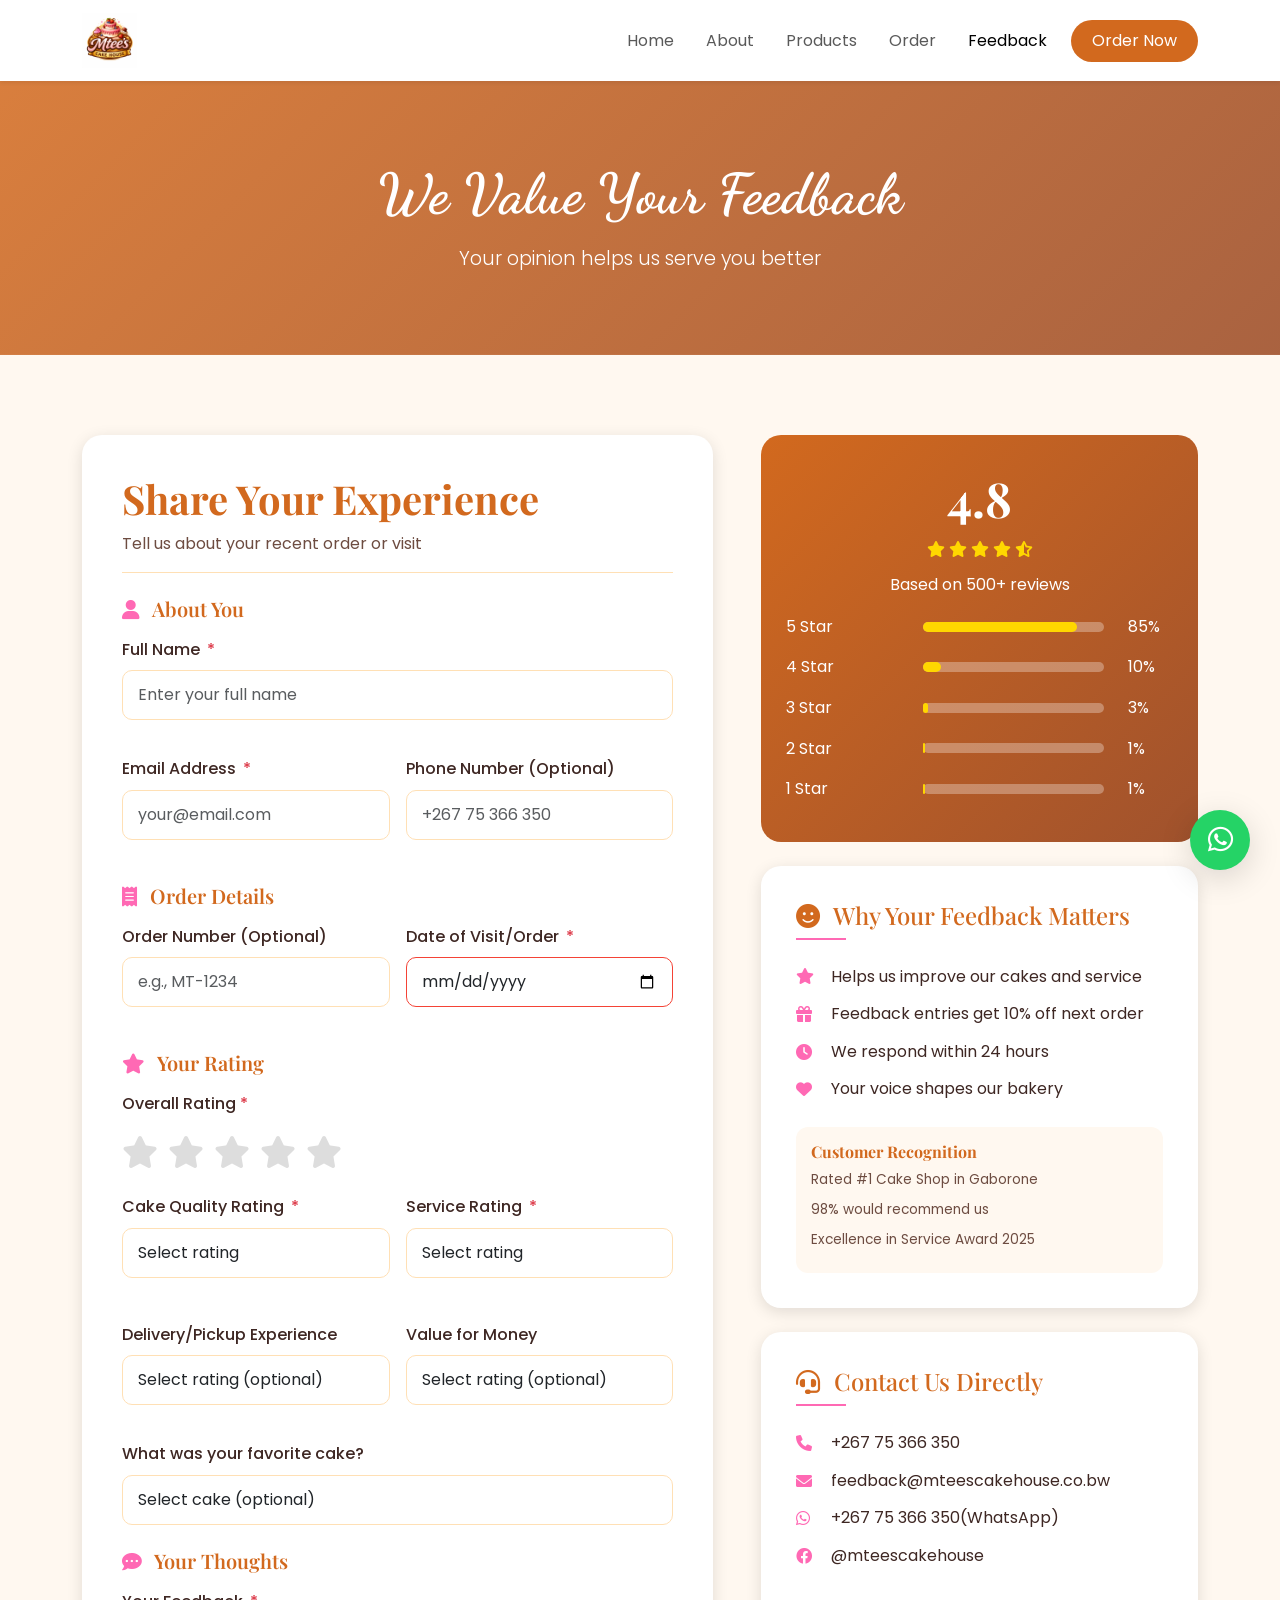
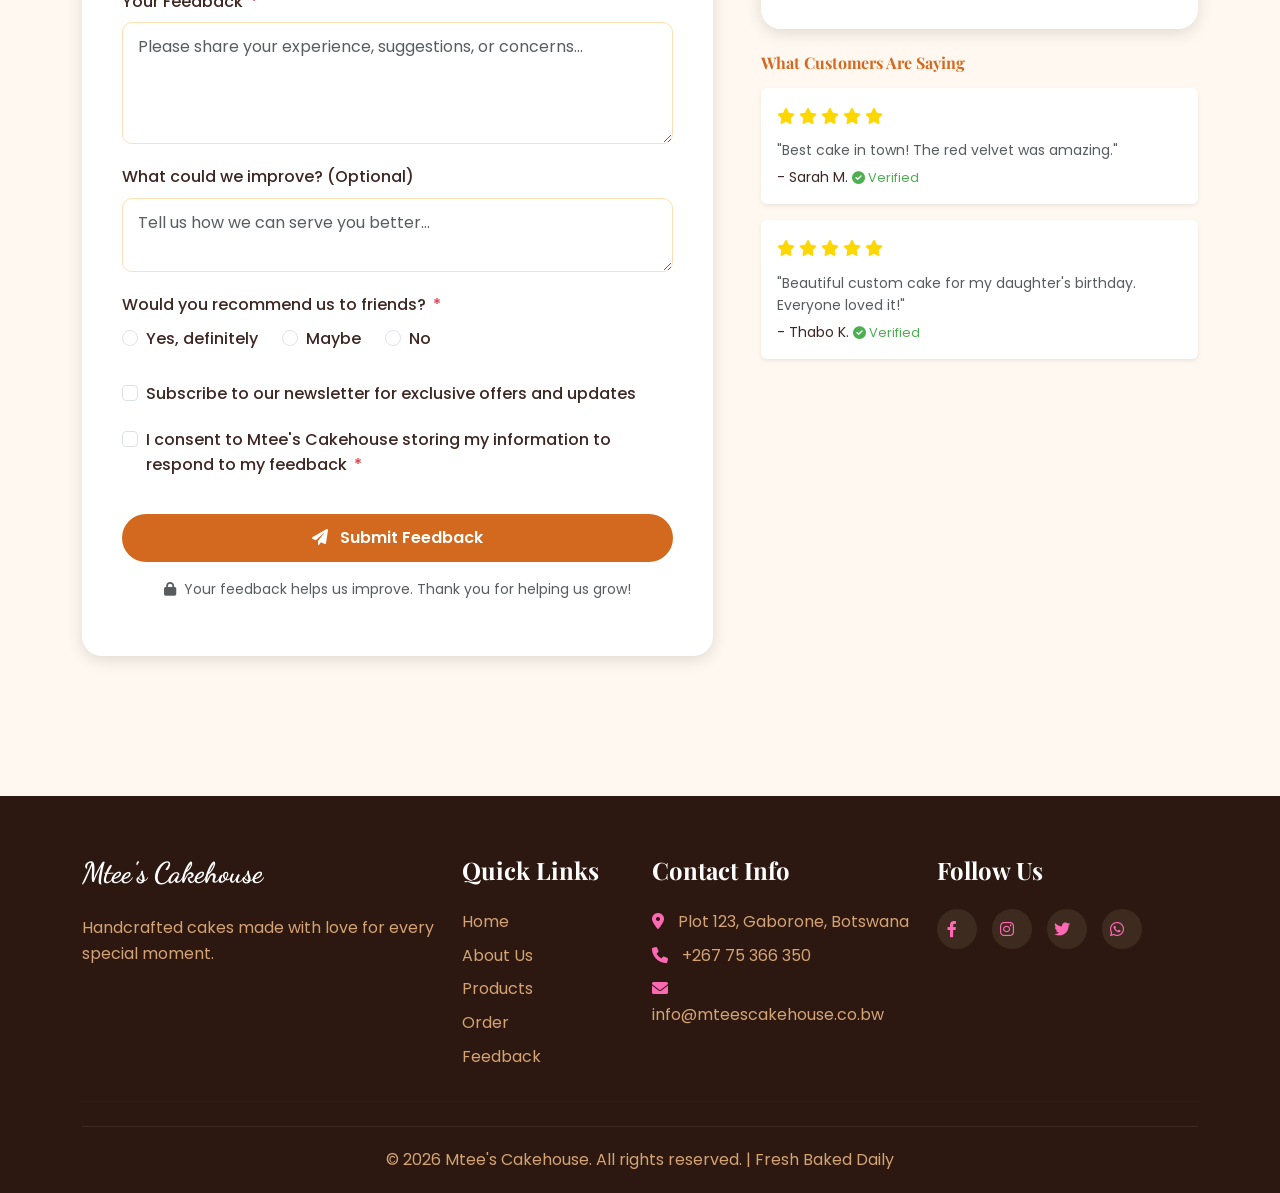
<file: feedback.html>
<!DOCTYPE html>
<html lang="en">
<head>
    <meta charset="UTF-8">
    <meta name="viewport" content="width=device-width, initial-scale=1.0, user-scalable=yes">
    <meta name="description" content="Share your feedback with Mtee's Cakehouse. Rate your experience, leave a review, and help us improve.">
    <meta name="keywords" content="feedback, review, cake feedback, Mtee's Cakehouse review, customer feedback">
    <meta name="author" content="Mtee's Cakehouse">
    <title>Feedback | Mtee's Cakehouse</title>

    <!--Favicon-->
    <link rel="icon" type="image/x-icon" href="logo/logo.png">
    
    <!-- Bootstrap 5.3 CSS -->
    <link href="https://cdn.jsdelivr.net/npm/bootstrap@5.3.0/dist/css/bootstrap.min.css" rel="stylesheet">
    
    <!-- Font Awesome Icons -->
    <link rel="stylesheet" href="https://cdnjs.cloudflare.com/ajax/libs/font-awesome/6.0.0/css/all.min.css">
    
    <!-- Google Fonts -->
    <link href="https://fonts.googleapis.com/css2?family=Playfair+Display:wght@400;500;600;700;800&family=Poppins:wght@300;400;500;600;700&family=Dancing+Script:wght@400;500;600;700&display=swap" rel="stylesheet">
    
    <!-- Custom CSS -->
    <link rel="stylesheet" href="css/style.css">
    
    <style>
        /* Additional page-specific styles */
        .rating-stats {
            background: linear-gradient(135deg, var(--primary-color), var(--primary-dark));
            border-radius: 20px;
            padding: 25px;
            color: white;
        }
        
        .stat-number-large {
            font-size: 3rem;
            font-weight: 700;
            font-family: 'Playfair Display', serif;
        }
        
        .progress-bar-custom {
            height: 10px;
            border-radius: 10px;
            background-color: rgba(255,255,255,0.3);
        }
        
        .progress-fill {
            background-color: #FFD700;
            height: 100%;
            border-radius: 10px;
        }
        
        .rating-bar-item {
            margin-bottom: 15px;
        }
        
        .rating-bar-item .row {
            align-items: center;
        }
        
        .review-card {
            transition: all 0.3s ease;
            border: none;
            border-radius: 15px;
        }
        
        .review-card:hover {
            transform: translateY(-5px);
            box-shadow: var(--shadow-md);
        }
        
        .star-display {
            color: #FFD700;
            margin-bottom: 10px;
        }
        
        .verified-badge {
            color: var(--success-color);
            font-size: 0.8rem;
        }
        
        .faq-item {
            border-bottom: 1px solid var(--border-color);
            padding: 15px 0;
            cursor: pointer;
        }
        
        .faq-question {
            font-weight: 600;
            color: var(--primary-color);
            display: flex;
            justify-content: space-between;
            align-items: center;
        }
        
        .faq-answer {
            display: none;
            padding-top: 10px;
            color: var(--text-gray);
            font-size: 0.9rem;
        }
        
        .faq-item.active .faq-answer {
            display: block;
        }
        
        @media (max-width: 768px) {
            .stat-number-large {
                font-size: 2rem;
            }
            .rating-bar-item .row > div {
                margin-bottom: 5px;
            }
        }
    </style>
</head>
<body>

    <!-- Navigation Bar - Bootstrap Navbar -->
    <nav class="navbar navbar-expand-lg bg-white sticky-top shadow-sm">
        <div class="container">
            <a class="navbar-brand" href="index.html">
                <img src="logo/logo.png" alt="Mtee's Cakehouse Logo" class="logo-img" style="height: 55px; width: auto;">
            </a>
            <button class="navbar-toggler" type="button" data-bs-toggle="collapse" data-bs-target="#navbarNav" aria-controls="navbarNav" aria-expanded="false" aria-label="Toggle navigation">
                <span class="navbar-toggler-icon"></span>
            </button>
            <div class="collapse navbar-collapse" id="navbarNav">
                <ul class="navbar-nav ms-auto align-items-center gap-3">
                    <li class="nav-item">
                        <a class="nav-link" href="index.html">Home</a>
                    </li>
                    <li class="nav-item">
                        <a class="nav-link" href="about.html">About</a>
                    </li>
                    <li class="nav-item">
                        <a class="nav-link" href="products.html">Products</a>
                    </li>
                    <li class="nav-item">
                        <a class="nav-link" href="order.html">Order</a>
                    </li>
                    <li class="nav-item">
                        <a class="nav-link active" href="feedback.html">Feedback</a>
                    </li>
                    <li class="nav-item">
                        <a class="btn btn-order-nav" href="order.html">Order Now</a>
                    </li>
                </ul>
            </div>
        </div>
    </nav>

    <!-- Page Hero Section -->
    <section class="page-hero">
        <div class="container text-center">
            <h1>We Value Your Feedback</h1>
            <p class="lead">Your opinion helps us serve you better</p>
        </div>
    </section>

    <!-- Feedback Form Section -->
    <section class="form-section">
        <div class="container">
            <div class="row g-5">
                <!-- Left Column: Feedback Form -->
                <div class="col-lg-7">
                    <div class="custom-form-container">
                        <h2 class="display-6 fw-bold" style="color: var(--primary-color);">Share Your Experience</h2>
                        <p class="form-subtitle">Tell us about your recent order or visit</p>
                        
                        <form id="feedbackForm">
                            <!-- Personal Information -->
                            <h3 class="h5 fw-semibold mb-3" style="color: var(--primary-color);">
                                <i class="fas fa-user me-2" style="color: var(--secondary-dark);"></i> About You
                            </h3>
                            
                            <div class="row g-3">
                                <div class="col-12">
                                    <div class="form-group">
                                        <label for="fullname" class="form-label fw-medium">Full Name <span class="required text-danger">*</span></label>
                                        <input type="text" id="fullname" name="fullname" class="form-control form-control-custom" required placeholder="Enter your full name">
                                    </div>
                                </div>
                                
                                <div class="col-md-6">
                                    <div class="form-group">
                                        <label for="email" class="form-label fw-medium">Email Address <span class="required text-danger">*</span></label>
                                        <input type="email" id="email" name="email" class="form-control form-control-custom" required placeholder="your@email.com">
                                    </div>
                                </div>
                                
                                <div class="col-md-6">
                                    <div class="form-group">
                                        <label for="phone" class="form-label fw-medium">Phone Number (Optional)</label>
                                        <input type="tel" id="phone" name="phone" class="form-control form-control-custom" placeholder="+267 75 366 350">
                                    </div>
                                </div>
                            </div>
                            
                            <!-- Order Information -->
                            <h3 class="h5 fw-semibold mt-4 mb-3" style="color: var(--primary-color);">
                                <i class="fas fa-receipt me-2" style="color: var(--secondary-dark);"></i> Order Details
                            </h3>
                            
                            <div class="row g-3">
                                <div class="col-md-6">
                                    <div class="form-group">
                                        <label for="orderNumber" class="form-label fw-medium">Order Number (Optional)</label>
                                        <input type="text" id="orderNumber" name="orderNumber" class="form-control form-control-custom" placeholder="e.g., MT-1234">
                                    </div>
                                </div>
                                <div class="col-md-6">
                                    <div class="form-group">
                                        <label for="visitDate" class="form-label fw-medium">Date of Visit/Order <span class="required text-danger">*</span></label>
                                        <input type="date" id="visitDate" name="visitDate" class="form-control form-control-custom" required>
                                    </div>
                                </div>
                            </div>
                            
                            <!-- Star Rating Section -->
                            <h3 class="h5 fw-semibold mt-4 mb-3" style="color: var(--primary-color);">
                                <i class="fas fa-star me-2" style="color: var(--secondary-dark);"></i> Your Rating
                            </h3>
                            
                            <div class="rating-group mb-3">
                                <label class="form-label fw-medium">Overall Rating <span class="required text-danger">*</span></label>
                                <div class="star-rating">
                                    <input type="radio" id="star5" name="rating" value="5" required>
                                    <label for="star5" title="Excellent"><i class="fas fa-star"></i></label>
                                    
                                    <input type="radio" id="star4" name="rating" value="4">
                                    <label for="star4" title="Very Good"><i class="fas fa-star"></i></label>
                                    
                                    <input type="radio" id="star3" name="rating" value="3">
                                    <label for="star3" title="Good"><i class="fas fa-star"></i></label>
                                    
                                    <input type="radio" id="star2" name="rating" value="2">
                                    <label for="star2" title="Fair"><i class="fas fa-star"></i></label>
                                    
                                    <input type="radio" id="star1" name="rating" value="1">
                                    <label for="star1" title="Poor"><i class="fas fa-star"></i></label>
                                </div>
                            </div>
                            
                            <div class="row g-3">
                                <div class="col-md-6">
                                    <div class="form-group">
                                        <label for="cakeRating" class="form-label fw-medium">Cake Quality Rating <span class="required text-danger">*</span></label>
                                        <select id="cakeRating" name="cakeRating" class="form-select form-select-custom" required>
                                            <option value="">Select rating</option>
                                            <option value="excellent">Excellent (5) - Exceeded expectations</option>
                                            <option value="good">Good (4) - Met expectations</option>
                                            <option value="average">Average (3) - Nothing special</option>
                                            <option value="poor">Poor (2) - Needs improvement</option>
                                            <option value="terrible">Terrible (1) - Very disappointed</option>
                                        </select>
                                    </div>
                                </div>
                                <div class="col-md-6">
                                    <div class="form-group">
                                        <label for="serviceRating" class="form-label fw-medium">Service Rating <span class="required text-danger">*</span></label>
                                        <select id="serviceRating" name="serviceRating" class="form-select form-select-custom" required>
                                            <option value="">Select rating</option>
                                            <option value="excellent">Excellent (5) - Very satisfied</option>
                                            <option value="good">Good (4) - Satisfied</option>
                                            <option value="average">Average (3) - Okay</option>
                                            <option value="poor">Poor (2) - Unsatisfied</option>
                                            <option value="terrible">Terrible (1) - Very unsatisfied</option>
                                        </select>
                                    </div>
                                </div>
                            </div>
                            
                            <div class="row g-3 mt-2">
                                <div class="col-md-6">
                                    <div class="form-group">
                                        <label for="deliveryRating" class="form-label fw-medium">Delivery/Pickup Experience</label>
                                        <select id="deliveryRating" name="deliveryRating" class="form-select form-select-custom">
                                            <option value="">Select rating (optional)</option>
                                            <option value="excellent">Excellent (5)</option>
                                            <option value="good">Good (4)</option>
                                            <option value="average">Average (3)</option>
                                            <option value="poor">Poor (2)</option>
                                            <option value="terrible">Terrible (1)</option>
                                        </select>
                                    </div>
                                </div>
                                <div class="col-md-6">
                                    <div class="form-group">
                                        <label for="valueRating" class="form-label fw-medium">Value for Money</label>
                                        <select id="valueRating" name="valueRating" class="form-select form-select-custom">
                                            <option value="">Select rating (optional)</option>
                                            <option value="excellent">Excellent (5)</option>
                                            <option value="good">Good (4)</option>
                                            <option value="average">Average (3)</option>
                                            <option value="poor">Poor (2)</option>
                                            <option value="terrible">Terrible (1)</option>
                                        </select>
                                    </div>
                                </div>
                            </div>
                            
                            <!-- Favorite Product -->
                            <div class="form-group mt-3">
                                <label for="favoriteCake" class="form-label fw-medium">What was your favorite cake?</label>
                                <select id="favoriteCake" name="favoriteCake" class="form-select form-select-custom">
                                    <option value="">Select cake (optional)</option>
                                    <option value="chocolate">Classic Chocolate Cake</option>
                                    <option value="redvelvet">Red Velvet Cake</option>
                                    <option value="rainbow">Rainbow Celebration Cake</option>
                                    <option value="cheesecake">New York Cheesecake</option>
                                    <option value="carrot">Carrot Walnut Cake</option>
                                    <option value="fruitcake">Fresh Fruit Cake</option>
                                    <option value="wedding">Wedding Cake</option>
                                    <option value="cupcakes">Cupcakes</option>
                                </select>
                            </div>
                            
                            <!-- Written Feedback -->
                            <h3 class="h5 fw-semibold mt-4 mb-3" style="color: var(--primary-color);">
                                <i class="fas fa-comment-dots me-2" style="color: var(--secondary-dark);"></i> Your Thoughts
                            </h3>
                            
                            <div class="form-group">
                                <label for="message" class="form-label fw-medium">Your Feedback <span class="required text-danger">*</span></label>
                                <textarea id="message" name="message" rows="4" class="form-control form-control-custom" required placeholder="Please share your experience, suggestions, or concerns..."></textarea>
                            </div>
                            
                            <div class="form-group mt-3">
                                <label for="improvement" class="form-label fw-medium">What could we improve? (Optional)</label>
                                <textarea id="improvement" name="improvement" rows="2" class="form-control form-control-custom" placeholder="Tell us how we can serve you better..."></textarea>
                            </div>
                            
                            <!-- Would you recommend? -->
                            <div class="form-group mt-3">
                                <label class="form-label fw-medium">Would you recommend us to friends? <span class="required text-danger">*</span></label>
                                <div class="d-flex gap-4 flex-wrap">
                                    <div class="form-check">
                                        <input type="radio" id="recommendYes" name="recommend" value="yes" class="form-check-input" required>
                                        <label for="recommendYes" class="form-check-label">Yes, definitely</label>
                                    </div>
                                    <div class="form-check">
                                        <input type="radio" id="recommendMaybe" name="recommend" value="maybe" class="form-check-input">
                                        <label for="recommendMaybe" class="form-check-label">Maybe</label>
                                    </div>
                                    <div class="form-check">
                                        <input type="radio" id="recommendNo" name="recommend" value="no" class="form-check-input">
                                        <label for="recommendNo" class="form-check-label">No</label>
                                    </div>
                                </div>
                            </div>
                            
                            <!-- Newsletter Signup -->
                            <div class="form-group mt-3">
                                <div class="form-check">
                                    <input type="checkbox" id="newsletter" name="newsletter" value="yes" class="form-check-input">
                                    <label for="newsletter" class="form-check-label">
                                        Subscribe to our newsletter for exclusive offers and updates
                                    </label>
                                </div>
                            </div>
                            
                            <!-- Consent -->
                            <div class="form-group mt-3">
                                <div class="form-check">
                                    <input type="checkbox" id="consent" name="consent" class="form-check-input" required>
                                    <label for="consent" class="form-check-label">
                                        I consent to Mtee's Cakehouse storing my information to respond to my feedback <span class="required text-danger">*</span>
                                    </label>
                                </div>
                            </div>
                            
                            <button type="submit" class="btn btn-primary-custom w-100 mt-3">
                                <i class="fas fa-paper-plane me-2"></i> Submit Feedback
                            </button>
                            
                            <p class="small text-muted text-center mt-3">
                                <i class="fas fa-lock me-1"></i> Your feedback helps us improve. Thank you for helping us grow!
                            </p>
                        </form>
                    </div>
                </div>
                
                <!-- Right Column: Information Card -->
                <div class="col-lg-5">
                    <!-- Customer Rating Stats -->
                    <div class="rating-stats mb-4">
                        <div class="text-center mb-3">
                            <div class="stat-number-large">4.8</div>
                            <div class="star-display">
                                <i class="fas fa-star"></i>
                                <i class="fas fa-star"></i>
                                <i class="fas fa-star"></i>
                                <i class="fas fa-star"></i>
                                <i class="fas fa-star-half-alt"></i>
                            </div>
                            <p class="mb-0">Based on 500+ reviews</p>
                        </div>
                        
                        <div class="rating-bar-item">
                            <div class="row">
                                <div class="col-4">5 Star</div>
                                <div class="col-6"><div class="progress-bar-custom"><div class="progress-fill" style="width: 85%"></div></div></div>
                                <div class="col-2">85%</div>
                            </div>
                        </div>
                        <div class="rating-bar-item">
                            <div class="row">
                                <div class="col-4">4 Star</div>
                                <div class="col-6"><div class="progress-bar-custom"><div class="progress-fill" style="width: 10%"></div></div></div>
                                <div class="col-2">10%</div>
                            </div>
                        </div>
                        <div class="rating-bar-item">
                            <div class="row">
                                <div class="col-4">3 Star</div>
                                <div class="col-6"><div class="progress-bar-custom"><div class="progress-fill" style="width: 3%"></div></div></div>
                                <div class="col-2">3%</div>
                            </div>
                        </div>
                        <div class="rating-bar-item">
                            <div class="row">
                                <div class="col-4">2 Star</div>
                                <div class="col-6"><div class="progress-bar-custom"><div class="progress-fill" style="width: 1%"></div></div></div>
                                <div class="col-2">1%</div>
                            </div>
                        </div>
                        <div class="rating-bar-item">
                            <div class="row">
                                <div class="col-4">1 Star</div>
                                <div class="col-6"><div class="progress-bar-custom"><div class="progress-fill" style="width: 1%"></div></div></div>
                                <div class="col-2">1%</div>
                            </div>
                        </div>
                    </div>
                    
                    <!-- Info Card -->
                    <div class="info-card mb-4">
                        <h3 class="h4"><i class="fas fa-smile me-2"></i> Why Your Feedback Matters</h3>
                        <ul class="info-list">
                            <li><i class="fas fa-star"></i> Helps us improve our cakes and service</li>
                            <li><i class="fas fa-gift"></i> Feedback entries get 10% off next order</li>
                            <li><i class="fas fa-clock"></i> We respond within 24 hours</li>
                            <li><i class="fas fa-heart"></i> Your voice shapes our bakery</li>
                        </ul>
                        
                        <div class="policy-box">
                            <h4 class="h6 fw-bold mb-2" style="color: var(--primary-color);">Customer Recognition</h4>
                            <p>Rated #1 Cake Shop in Gaborone</p>
                            <p>98% would recommend us</p>
                            <p>Excellence in Service Award 2025</p>
                        </div>
                    </div>
                    
                    <!-- Contact Card -->
                    <div class="info-card">
                        <h3 class="h4"><i class="fas fa-headset me-2"></i> Contact Us Directly</h3>
                        <ul class="info-list">
                            <li><i class="fas fa-phone"></i> +267 75 366 350</li>
                            <li><i class="fas fa-envelope"></i> feedback@mteescakehouse.co.bw</li>
                            <li><i class="fab fa-whatsapp"></i> +267 75 366 350(WhatsApp)</li>
                            <li><i class="fab fa-facebook"></i> @mteescakehouse</li>
                        </ul>
                    </div>
                    
                    <!-- Recent Reviews Preview -->
                    <div class="mt-4">
                        <h4 class="h6 fw-bold mb-3" style="color: var(--primary-color);">What Customers Are Saying</h4>
                        <div class="review-card bg-white p-3 shadow-sm mb-3 rounded">
                            <div class="star-display">
                                <i class="fas fa-star"></i>
                                <i class="fas fa-star"></i>
                                <i class="fas fa-star"></i>
                                <i class="fas fa-star"></i>
                                <i class="fas fa-star"></i>
                            </div>
                            <p class="small text-muted mb-1">"Best cake in town! The red velvet was amazing."</p>
                            <p class="small mb-0">- Sarah M. <span class="verified-badge"><i class="fas fa-check-circle"></i> Verified</span></p>
                        </div>
                        <div class="review-card bg-white p-3 shadow-sm rounded">
                            <div class="star-display">
                                <i class="fas fa-star"></i>
                                <i class="fas fa-star"></i>
                                <i class="fas fa-star"></i>
                                <i class="fas fa-star"></i>
                                <i class="fas fa-star"></i>
                            </div>
                            <p class="small text-muted mb-1">"Beautiful custom cake for my daughter's birthday. Everyone loved it!"</p>
                            <p class="small mb-0">- Thabo K. <span class="verified-badge"><i class="fas fa-check-circle"></i> Verified</span></p>
                        </div>
                    </div>
                </div>
            </div>
        </div>
    </section>

    <!-- Footer -->
    <footer class="custom-footer">
        <div class="container">
            <div class="row g-4">
                <div class="col-md-4">
                    <h3>Mtee's Cakehouse</h3>
                    <p>Handcrafted cakes made with love for every special moment.</p>
                </div>
                <div class="col-md-2">
                    <h4>Quick Links</h4>
                    <p><a href="index.html">Home</a></p>
                    <p><a href="about.html">About Us</a></p>
                    <p><a href="products.html">Products</a></p>
                    <p><a href="order.html">Order</a></p>
                    <p><a href="feedback.html">Feedback</a></p>
                </div>
                <div class="col-md-3">
                    <h4>Contact Info</h4>
                    <p><i class="fas fa-map-marker-alt"></i> Plot 123, Gaborone, Botswana</p>
                    <p><i class="fas fa-phone"></i> +267 75 366 350</p>
                    <p><i class="fas fa-envelope"></i> info@mteescakehouse.co.bw</p>
                </div>
                <div class="col-md-3">
                    <h4>Follow Us</h4>
                    <div class="social-links">
                        <a href="#" class="social-icon"><i class="fab fa-facebook-f"></i></a>
                        <a href="#" class="social-icon"><i class="fab fa-instagram"></i></a>
                        <a href="#" class="social-icon"><i class="fab fa-twitter"></i></a>
                        <a href="#" class="social-icon"><i class="fab fa-whatsapp"></i></a>
                    </div>
                </div>
            </div>
            <hr class="my-4" style="border-color: #3D2B1F;">
            <div class="footer-bottom">
                <p class="mb-0">&copy; 2026 Mtee's Cakehouse. All rights reserved. | Fresh Baked Daily</p>
            </div>
        </div>
    </footer>

    <!-- Floating WhatsApp Button -->
    <a href="https://wa.me/26775366350" class="whatsapp-float" target="_blank">
        <i class="fab fa-whatsapp"></i>
    </a>

    <!-- Bootstrap JS Bundle -->
    <script src="https://cdn.jsdelivr.net/npm/bootstrap@5.3.0/dist/js/bootstrap.bundle.min.js"></script>
    
    <!-- Custom JavaScript -->
    <script>
        // Set active class based on current page
        const currentPage = window.location.pathname.split('/').pop() || 'feedback.html';
        const navLinks = document.querySelectorAll('.nav-link');
        navLinks.forEach(link => {
            if (link.getAttribute('href') === currentPage) {
                link.classList.add('active');
            }
        });
        
        // Set max date for visit (today)
        const visitDate = document.getElementById('visitDate');
        if (visitDate) {
            const today = new Date().toISOString().split('T')[0];
            visitDate.setAttribute('max', today);
        }
        
        // Email validation function
        function isValidEmail(email) {
            const emailRegex = /^[^\s@]+@([^\s@]+\.)+[^\s@]+$/;
            return emailRegex.test(email);
        }
        
        // Notification function
        function showNotification(message, type) {
            const existingNotification = document.querySelector('.notification-toast');
            if (existingNotification) {
                existingNotification.remove();
            }
            
            const notification = document.createElement('div');
            notification.className = `notification-toast ${type}`;
            notification.innerHTML = `
                <div class="notification-content">
                    <i class="fas ${type === 'success' ? 'fa-check-circle' : 'fa-exclamation-circle'}"></i>
                    <div class="notification-message">${message.replace(/\n/g, '<br>')}</div>
                </div>
                <button class="notification-close">&times;</button>
            `;
            
            document.body.appendChild(notification);
            
            setTimeout(() => {
                if (notification) {
                    notification.style.animation = 'slideOutRight 0.3s ease';
                    setTimeout(() => notification.remove(), 300);
                }
            }, 5000);
            
            const closeBtn = notification.querySelector('.notification-close');
            closeBtn.addEventListener('click', () => {
                notification.style.animation = 'slideOutRight 0.3s ease';
                setTimeout(() => notification.remove(), 300);
            });
        }
        
        // Form Submission
        const feedbackForm = document.getElementById('feedbackForm');
        
        feedbackForm.addEventListener('submit', function(e) {
            e.preventDefault();
            
            const fullname = document.getElementById('fullname').value.trim();
            const email = document.getElementById('email').value.trim();
            const visitDate = document.getElementById('visitDate').value;
            const rating = document.querySelector('input[name="rating"]:checked');
            const cakeRating = document.getElementById('cakeRating').value;
            const serviceRating = document.getElementById('serviceRating').value;
            const message = document.getElementById('message').value.trim();
            const recommend = document.querySelector('input[name="recommend"]:checked');
            const consent = document.getElementById('consent').checked;
            
            let isValid = true;
            let errorMessage = '';
            
            if (!fullname) {
                isValid = false;
                errorMessage += '• Please enter your full name\n';
            } else if (fullname.length < 3) {
                isValid = false;
                errorMessage += '• Name must be at least 3 characters\n';
            }
            
            if (!email) {
                isValid = false;
                errorMessage += '• Please enter your email address\n';
            } else if (!isValidEmail(email)) {
                isValid = false;
                errorMessage += '• Please enter a valid email address\n';
            }
            
            if (!visitDate) {
                isValid = false;
                errorMessage += '• Please select your date of visit\n';
            }
            
            if (!rating) {
                isValid = false;
                errorMessage += '• Please select an overall rating\n';
            }
            
            if (!cakeRating) {
                isValid = false;
                errorMessage += '• Please rate the cake quality\n';
            }
            
            if (!serviceRating) {
                isValid = false;
                errorMessage += '• Please rate the service quality\n';
            }
            
            if (!message) {
                isValid = false;
                errorMessage += '• Please enter your feedback message\n';
            } else if (message.length < 10) {
                isValid = false;
                errorMessage += '• Message must be at least 10 characters\n';
            }
            
            if (!recommend) {
                isValid = false;
                errorMessage += '• Please indicate if you would recommend us\n';
            }
            
            if (!consent) {
                isValid = false;
                errorMessage += '• Please consent to our data storage policy\n';
            }
            
            if (isValid) {
                showNotification('✓ Thank you for your valuable feedback! Your 10% discount code has been sent to your email.', 'success');
                feedbackForm.reset();
                document.querySelectorAll('.star-rating input').forEach(input => input.checked = false);
            } else {
                showNotification('Please fix the following errors:\n' + errorMessage, 'error');
            }
        });
        
        // Real-time email validation
        const emailField = document.getElementById('email');
        emailField.addEventListener('blur', function() {
            if (this.value && !isValidEmail(this.value)) {
                this.classList.add('is-invalid');
            } else {
                this.classList.remove('is-invalid');
            }
        });
        
        emailField.addEventListener('input', function() {
            this.classList.remove('is-invalid');
        });
    </script>
</body>
</html>
</file>
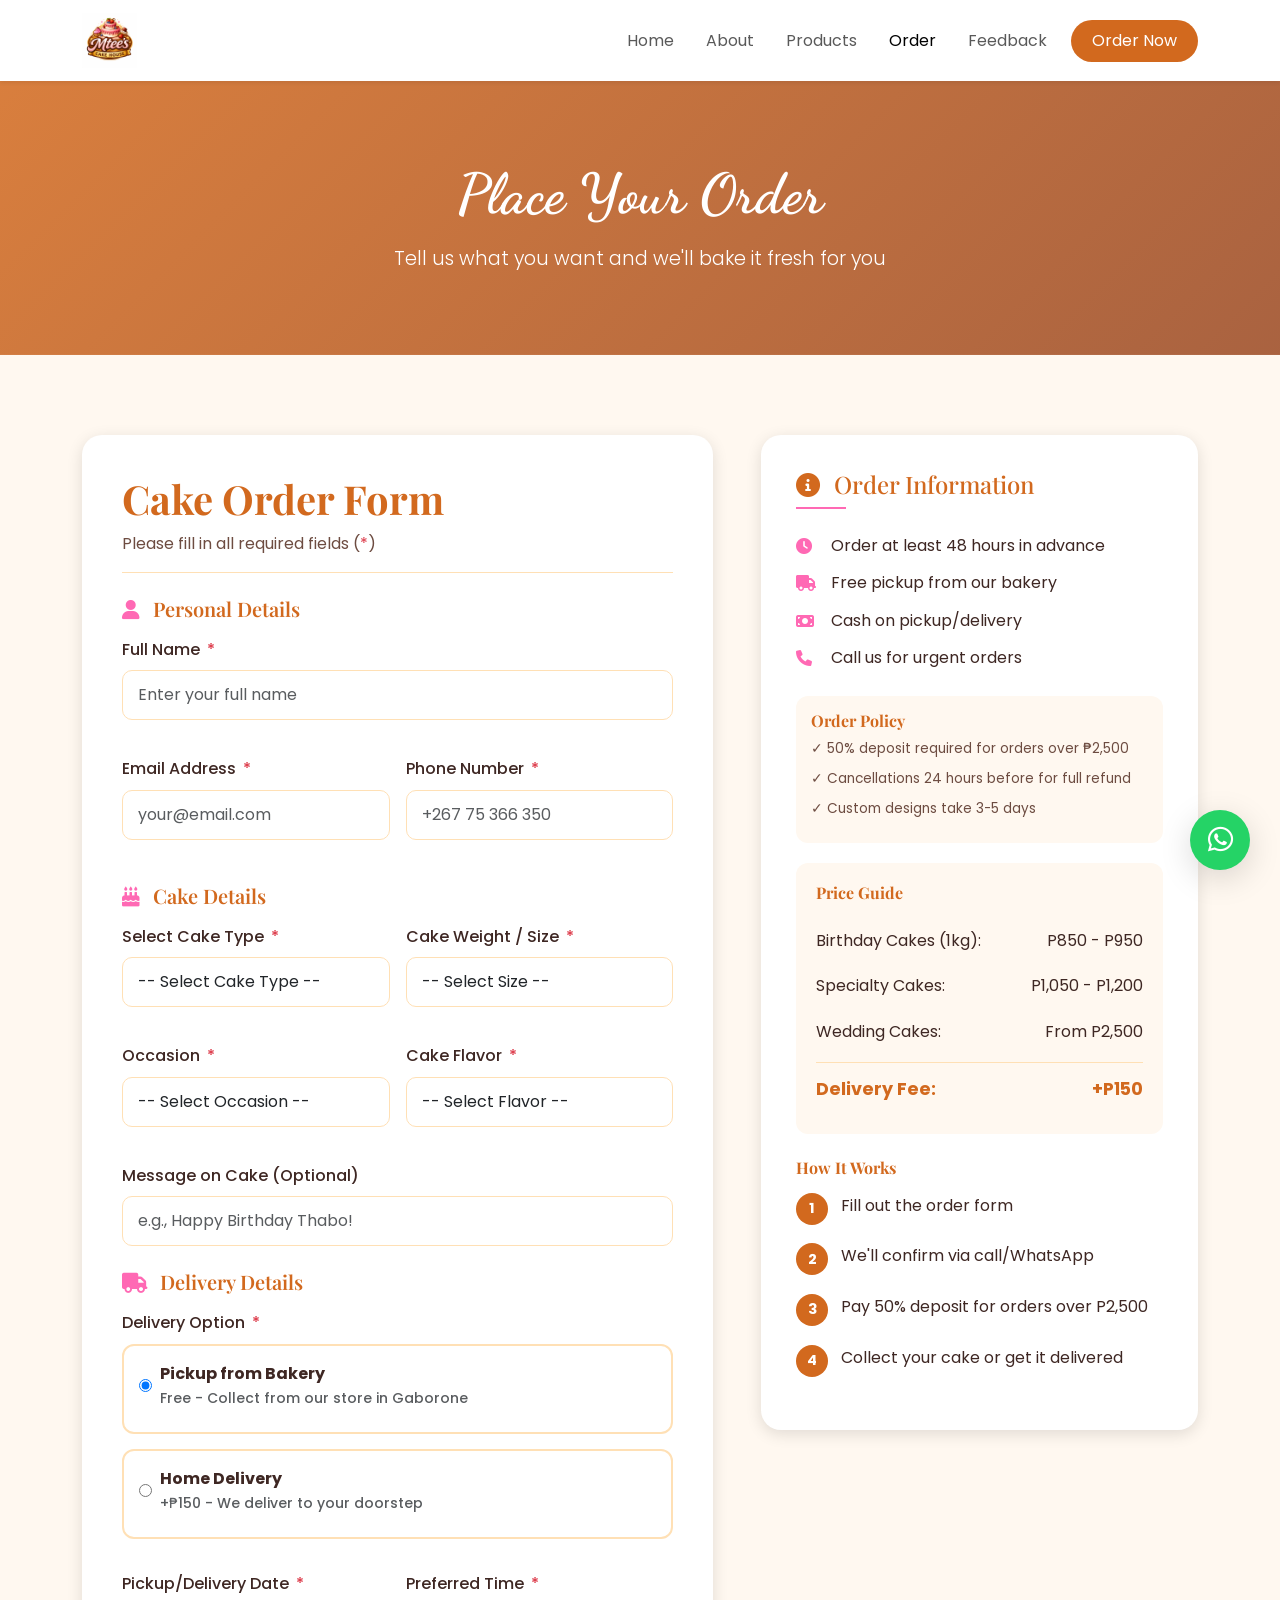
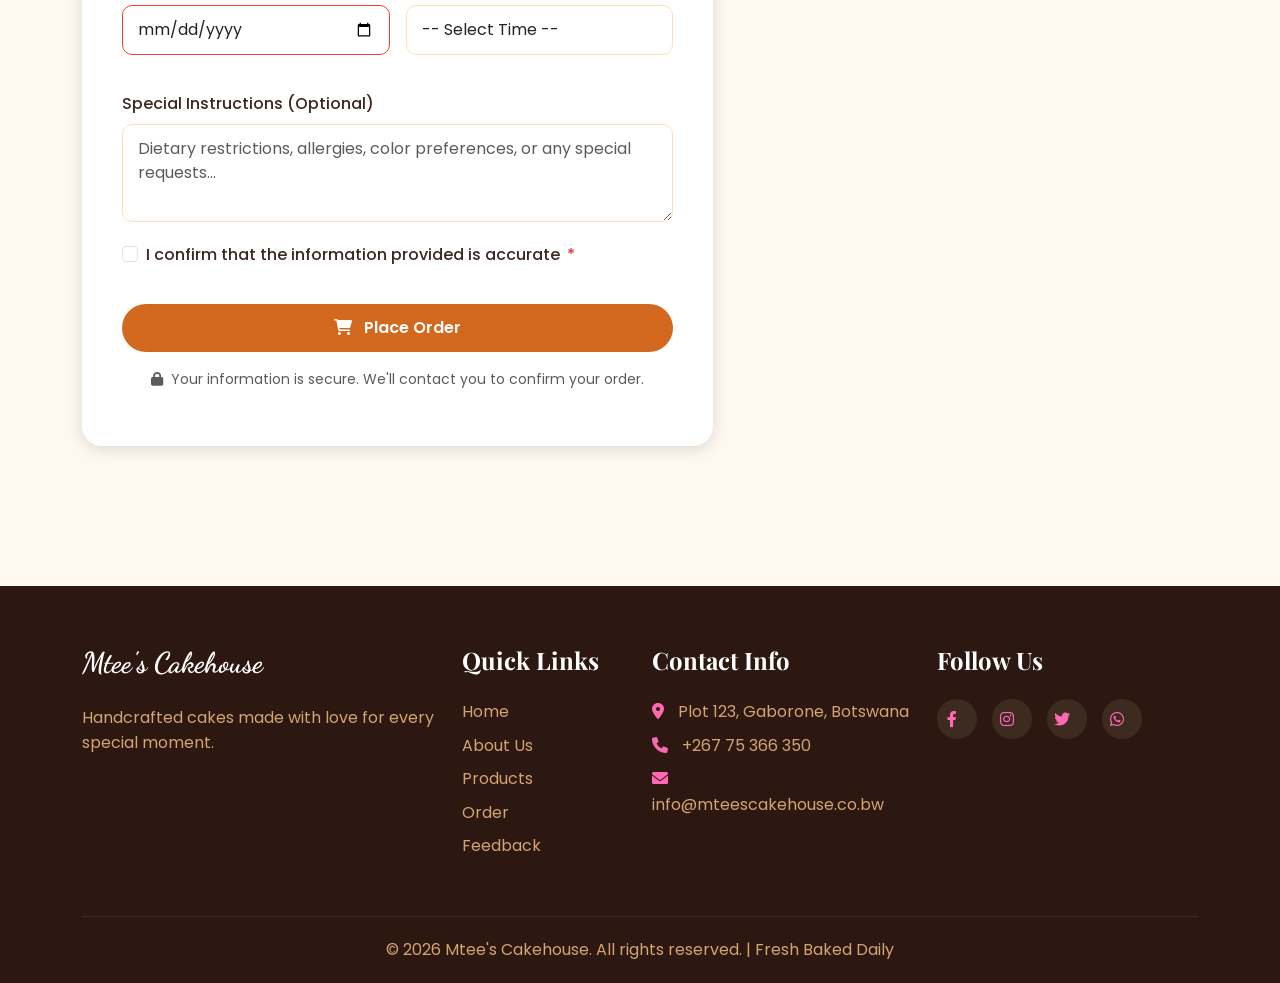
<file: order.html>
<!DOCTYPE html>
<html lang="en">
<head>
    <meta charset="UTF-8">
    <meta name="viewport" content="width=device-width, initial-scale=1.0, user-scalable=yes">
    <meta name="description" content="Order your custom cake from Mtee's Cakehouse. Birthday cakes, wedding cakes, cupcakes and more. Fast delivery in Gaborone.">
    <meta name="keywords" content="order cake online, custom cake order, cake delivery Gaborone, Mtee's Cakehouse order">
    <meta name="author" content="Mtee's Cakehouse">
    <title>Order | Mtee's Cakehouse</title>

    <!--Favicon-->
    <link rel="icon" type="image/x-icon" href="logo/logo.png">
    
    <!-- Bootstrap 5.3 CSS -->
    <link href="https://cdn.jsdelivr.net/npm/bootstrap@5.3.0/dist/css/bootstrap.min.css" rel="stylesheet">
    
    <!-- Font Awesome Icons -->
    <link rel="stylesheet" href="https://cdnjs.cloudflare.com/ajax/libs/font-awesome/6.0.0/css/all.min.css">
    
    <!-- Google Fonts -->
    <link href="https://fonts.googleapis.com/css2?family=Playfair+Display:wght@400;500;600;700;800&family=Poppins:wght@300;400;500;600;700&family=Dancing+Script:wght@400;500;600;700&display=swap" rel="stylesheet">
    
    <!-- Custom CSS -->
    <link rel="stylesheet" href="css/style.css">
    
    <style>
        /* Additional page-specific styles */
        .delivery-option-card {
            border: 2px solid var(--border-color);
            border-radius: 12px;
            padding: 15px;
            margin-bottom: 15px;
            cursor: pointer;
            transition: all 0.3s ease;
            background: var(--bg-light);
        }
        
        .delivery-option-card:hover {
            border-color: var(--primary-color);
            background: var(--bg-warm);
        }
        
        .delivery-option-card.selected {
            border-color: var(--primary-color);
            background: rgba(210,105,30,0.05);
        }
        
        .delivery-option-card input {
            margin-right: 10px;
        }
        
        .price-summary {
            background: var(--bg-warm);
            border-radius: 12px;
            padding: 20px;
            margin-top: 20px;
        }
        
        .price-row {
            display: flex;
            justify-content: space-between;
            padding: 10px 0;
        }
        
        .price-row.total {
            font-weight: 700;
            font-size: 1.1rem;
            border-top: 1px solid var(--border-color);
            margin-top: 8px;
            padding-top: 12px;
            color: var(--primary-color);
        }
        
        .order-steps {
            counter-reset: step;
            list-style: none;
            padding-left: 0;
        }
        
        .order-steps li {
            position: relative;
            padding-left: 45px;
            margin-bottom: 25px;
            counter-increment: step;
        }
        
        .order-steps li::before {
            content: counter(step);
            position: absolute;
            left: 0;
            top: 0;
            width: 32px;
            height: 32px;
            background: var(--primary-color);
            color: white;
            border-radius: 50%;
            display: flex;
            align-items: center;
            justify-content: center;
            font-weight: bold;
            font-size: 0.9rem;
        }
        
        @media (max-width: 768px) {
            .delivery-option-card {
                padding: 12px;
            }
            .price-row {
                font-size: 0.9rem;
            }
        }
    </style>
</head>
<body>

    <!-- Navigation Bar - Bootstrap Navbar -->
    <nav class="navbar navbar-expand-lg bg-white sticky-top shadow-sm">
        <div class="container">
            <a class="navbar-brand" href="index.html">
                <img src="logo/logo.png" alt="Mtee's Cakehouse Logo" class="logo-img" style="height: 55px; width: auto;">
            </a>
            <button class="navbar-toggler" type="button" data-bs-toggle="collapse" data-bs-target="#navbarNav" aria-controls="navbarNav" aria-expanded="false" aria-label="Toggle navigation">
                <span class="navbar-toggler-icon"></span>
            </button>
            <div class="collapse navbar-collapse" id="navbarNav">
                <ul class="navbar-nav ms-auto align-items-center gap-3">
                    <li class="nav-item">
                        <a class="nav-link" href="index.html">Home</a>
                    </li>
                    <li class="nav-item">
                        <a class="nav-link" href="about.html">About</a>
                    </li>
                    <li class="nav-item">
                        <a class="nav-link" href="products.html">Products</a>
                    </li>
                    <li class="nav-item">
                        <a class="nav-link active" href="order.html">Order</a>
                    </li>
                    <li class="nav-item">
                        <a class="nav-link" href="feedback.html">Feedback</a>
                    </li>
                    <li class="nav-item">
                        <a class="btn btn-order-nav" href="order.html">Order Now</a>
                    </li>
                </ul>
            </div>
        </div>
    </nav>

    <!-- Page Hero Section -->
    <section class="page-hero">
        <div class="container text-center">
            <h1>Place Your Order</h1>
            <p class="lead">Tell us what you want and we'll bake it fresh for you</p>
        </div>
    </section>

    <!-- Order Form Section -->
    <section class="form-section">
        <div class="container">
            <div class="row g-5">
                <!-- Left Column: Order Form -->
                <div class="col-lg-7">
                    <div class="custom-form-container">
                        <h2 class="display-6 fw-bold" style="color: var(--primary-color);">Cake Order Form</h2>
                        <p class="form-subtitle">Please fill in all required fields (<span class="text-danger">*</span>)</p>
                        
                        <form id="orderForm">
                            <!-- Personal Information -->
                            <h3 class="h5 fw-semibold mb-3" style="color: var(--primary-color);">
                                <i class="fas fa-user me-2" style="color: var(--secondary-dark);"></i> Personal Details
                            </h3>
                            
                            <div class="row g-3">
                                <div class="col-12">
                                    <div class="form-group">
                                        <label for="fullname" class="form-label fw-medium">Full Name <span class="required text-danger">*</span></label>
                                        <input type="text" id="fullname" name="fullname" class="form-control form-control-custom" required placeholder="Enter your full name">
                                    </div>
                                </div>
                                
                                <div class="col-md-6">
                                    <div class="form-group">
                                        <label for="email" class="form-label fw-medium">Email Address <span class="required text-danger">*</span></label>
                                        <input type="email" id="email" name="email" class="form-control form-control-custom" required placeholder="your@email.com">
                                    </div>
                                </div>
                                
                                <div class="col-md-6">
                                    <div class="form-group">
                                        <label for="phone" class="form-label fw-medium">Phone Number <span class="required text-danger">*</span></label>
                                        <input type="tel" id="phone" name="phone" class="form-control form-control-custom" required placeholder="+267 75 366 350">
                                    </div>
                                </div>
                            </div>
                            
                            <!-- Cake Selection -->
                            <h3 class="h5 fw-semibold mt-4 mb-3" style="color: var(--primary-color);">
                                <i class="fas fa-cake-candles me-2" style="color: var(--secondary-dark);"></i> Cake Details
                            </h3>
                            
                            <div class="row g-3">
                                <div class="col-md-6">
                                    <div class="form-group">
                                        <label for="cakeType" class="form-label fw-medium">Select Cake Type <span class="required text-danger">*</span></label>
                                        <select id="cakeType" name="cakeType" class="form-select form-select-custom" required>
                                            <option value="">-- Select Cake Type --</option>
                                            <option value="chocolate">Classic Chocolate Cake (₱850/kg)</option>
                                            <option value="redvelvet">Red Velvet Cake (₱950/kg)</option>
                                            <option value="rainbow">Rainbow Celebration Cake (₱900/kg)</option>
                                            <option value="cheesecake">New York Cheesecake (₱1,200)</option>
                                            <option value="carrot">Carrot Walnut Cake (₱1,100)</option>
                                            <option value="fruitcake">Fresh Fruit Cake (₱1,050)</option>
                                            <option value="wedding">Wedding Cake (Starting ₱2,500)</option>
                                            <option value="custom">Custom Design Cake (Price upon consultation)</option>
                                        </select>
                                    </div>
                                </div>
                                
                                <div class="col-md-6">
                                    <div class="form-group">
                                        <label for="weight" class="form-label fw-medium">Cake Weight / Size <span class="required text-danger">*</span></label>
                                        <select id="weight" name="weight" class="form-select form-select-custom" required>
                                            <option value="">-- Select Size --</option>
                                            <option value="1kg">1 kg (Serves 6-8 people)</option>
                                            <option value="2kg">2 kg (Serves 12-15 people)</option>
                                            <option value="3kg">3 kg (Serves 18-22 people)</option>
                                            <option value="4kg">4 kg (Serves 25-30 people)</option>
                                            <option value="5kg+">5 kg+ (Contact for quote)</option>
                                        </select>
                                    </div>
                                </div>
                                
                                <div class="col-md-6">
                                    <div class="form-group">
                                        <label for="occasion" class="form-label fw-medium">Occasion <span class="required text-danger">*</span></label>
                                        <select id="occasion" name="occasion" class="form-select form-select-custom" required>
                                            <option value="">-- Select Occasion --</option>
                                            <option value="birthday">Birthday</option>
                                            <option value="wedding">Wedding / Anniversary</option>
                                            <option value="graduation">Graduation</option>
                                            <option value="baby">Baby Shower</option>
                                            <option value="corporate">Corporate Event</option>
                                            <option value="other">Other</option>
                                        </select>
                                    </div>
                                </div>
                                
                                <div class="col-md-6">
                                    <div class="form-group">
                                        <label for="flavor" class="form-label fw-medium">Cake Flavor <span class="required text-danger">*</span></label>
                                        <select id="flavor" name="flavor" class="form-select form-select-custom" required>
                                            <option value="">-- Select Flavor --</option>
                                            <option value="chocolate">Chocolate</option>
                                            <option value="vanilla">Vanilla</option>
                                            <option value="redvelvet">Red Velvet</option>
                                            <option value="lemon">Lemon</option>
                                            <option value="carrot">Carrot</option>
                                            <option value="strawberry">Strawberry</option>
                                        </select>
                                    </div>
                                </div>
                            </div>
                            
                            <div class="form-group mt-3">
                                <label for="cakeMessage" class="form-label fw-medium">Message on Cake (Optional)</label>
                                <input type="text" id="cakeMessage" name="cakeMessage" class="form-control form-control-custom" placeholder="e.g., Happy Birthday Thabo!">
                            </div>
                            
                            <!-- Delivery Information -->
                            <h3 class="h5 fw-semibold mt-4 mb-3" style="color: var(--primary-color);">
                                <i class="fas fa-truck me-2" style="color: var(--secondary-dark);"></i> Delivery Details
                            </h3>
                            
                            <div class="form-group mb-3">
                                <label class="form-label fw-medium mb-2">Delivery Option <span class="required text-danger">*</span></label>
                                <div class="delivery-option-card" id="pickupOption" data-delivery="pickup">
                                    <label class="d-flex align-items-center">
                                        <input type="radio" name="delivery" value="pickup" checked class="me-2"> 
                                        <div>
                                            <strong>Pickup from Bakery</strong>
                                            <p class="small text-muted mb-0">Free - Collect from our store in Gaborone</p>
                                        </div>
                                    </label>
                                </div>
                                <div class="delivery-option-card" id="deliveryOption" data-delivery="delivery">
                                    <label class="d-flex align-items-center">
                                        <input type="radio" name="delivery" value="delivery" class="me-2"> 
                                        <div>
                                            <strong>Home Delivery</strong>
                                            <p class="small text-muted mb-0">+₱150 - We deliver to your doorstep</p>
                                        </div>
                                    </label>
                                </div>
                            </div>
                            
                            <div id="deliveryAddressContainer" style="display: none;">
                                <div class="form-group">
                                    <label for="address" class="form-label fw-medium">Delivery Address</label>
                                    <textarea id="address" name="address" rows="2" class="form-control form-control-custom" placeholder="Enter your full delivery address"></textarea>
                                </div>
                            </div>
                            
                            <div class="row g-3 mt-2">
                                <div class="col-md-6">
                                    <div class="form-group">
                                        <label for="date" class="form-label fw-medium">Pickup/Delivery Date <span class="required text-danger">*</span></label>
                                        <input type="date" id="date" name="date" class="form-control form-control-custom" required>
                                    </div>
                                </div>
                                <div class="col-md-6">
                                    <div class="form-group">
                                        <label for="time" class="form-label fw-medium">Preferred Time <span class="required text-danger">*</span></label>
                                        <select id="time" name="time" class="form-select form-select-custom" required>
                                            <option value="">-- Select Time --</option>
                                            <option value="morning">Morning (9AM - 12PM)</option>
                                            <option value="afternoon">Afternoon (12PM - 3PM)</option>
                                            <option value="evening">Evening (3PM - 6PM)</option>
                                        </select>
                                    </div>
                                </div>
                            </div>
                            
                            <!-- Special Instructions -->
                            <div class="form-group mt-3">
                                <label for="instructions" class="form-label fw-medium">Special Instructions (Optional)</label>
                                <textarea id="instructions" name="instructions" rows="3" class="form-control form-control-custom" placeholder="Dietary restrictions, allergies, color preferences, or any special requests..."></textarea>
                            </div>
                            
                            <!-- Terms & Conditions -->
                            <div class="form-group mt-3">
                                <div class="form-check">
                                    <input type="checkbox" class="form-check-input" id="terms" required>
                                    <label class="form-check-label" for="terms">
                                        I confirm that the information provided is accurate <span class="required text-danger">*</span>
                                    </label>
                                </div>
                            </div>
                            
                            <button type="submit" class="btn btn-primary-custom w-100 mt-3">
                                <i class="fas fa-shopping-cart me-2"></i> Place Order
                            </button>
                            
                            <p class="small text-muted text-center mt-3">
                                <i class="fas fa-lock me-1"></i> Your information is secure. We'll contact you to confirm your order.
                            </p>
                        </form>
                    </div>
                </div>
                
                <!-- Right Column: Information Card -->
                <div class="col-lg-5">
                    <div class="info-card">
                        <h3 class="h4"><i class="fas fa-info-circle me-2"></i> Order Information</h3>
                        <ul class="info-list">
                            <li><i class="fas fa-clock"></i> Order at least 48 hours in advance</li>
                            <li><i class="fas fa-truck"></i> Free pickup from our bakery</li>
                            <li><i class="fas fa-money-bill"></i> Cash on pickup/delivery</li>
                            <li><i class="fas fa-phone"></i> Call us for urgent orders</li>
                        </ul>
                        
                        <div class="policy-box">
                            <h4 class="h6 fw-bold mb-2" style="color: var(--primary-color);">Order Policy</h4>
                            <p>✓ 50% deposit required for orders over ₱2,500</p>
                            <p>✓ Cancellations 24 hours before for full refund</p>
                            <p>✓ Custom designs take 3-5 days</p>
                        </div>
                        
                        <div class="price-summary">
                            <h4 class="h6 fw-bold mb-3" style="color: var(--primary-color);">Price Guide</h4>
                            <div class="price-row">
                                <span>Birthday Cakes (1kg):</span>
                                <span>P850 - P950</span>
                            </div>
                            <div class="price-row">
                                <span>Specialty Cakes:</span>
                                <span>P1,050 - P1,200</span>
                            </div>
                            <div class="price-row">
                                <span>Wedding Cakes:</span>
                                <span>From P2,500</span>
                            </div>
                            <div class="price-row total">
                                <span>Delivery Fee:</span>
                                <span>+P150</span>
                            </div>
                        </div>
                        
                        <!-- Order Steps -->
                        <div class="mt-4">
                            <h4 class="h6 fw-bold mb-3" style="color: var(--primary-color);">How It Works</h4>
                            <ul class="order-steps">
                                <li>Fill out the order form</li>
                                <li>We'll confirm via call/WhatsApp</li>
                                <li>Pay 50% deposit for orders over P2,500</li>
                                <li>Collect your cake or get it delivered</li>
                            </ul>
                        </div>
                    </div>
                </div>
            </div>
        </div>
    </section>

    <!-- Footer -->
    <footer class="custom-footer">
        <div class="container">
            <div class="row g-4">
                <div class="col-md-4">
                    <h3>Mtee's Cakehouse</h3>
                    <p>Handcrafted cakes made with love for every special moment.</p>
                </div>
                <div class="col-md-2">
                    <h4>Quick Links</h4>
                    <p><a href="index.html">Home</a></p>
                    <p><a href="about.html">About Us</a></p>
                    <p><a href="products.html">Products</a></p>
                    <p><a href="order.html">Order</a></p>
                    <p><a href="feedback.html">Feedback</a></p>
                </div>
                <div class="col-md-3">
                    <h4>Contact Info</h4>
                    <p><i class="fas fa-map-marker-alt"></i> Plot 123, Gaborone, Botswana</p>
                    <p><i class="fas fa-phone"></i> +267 75 366 350</p>
                    <p><i class="fas fa-envelope"></i> info@mteescakehouse.co.bw</p>
                </div>
                <div class="col-md-3">
                    <h4>Follow Us</h4>
                    <div class="social-links">
                        <a href="#" class="social-icon"><i class="fab fa-facebook-f"></i></a>
                        <a href="#" class="social-icon"><i class="fab fa-instagram"></i></a>
                        <a href="#" class="social-icon"><i class="fab fa-twitter"></i></a>
                        <a href="#" class="social-icon"><i class="fab fa-whatsapp"></i></a>
                    </div>
                </div>
            </div>
            <hr class="my-4" style="border-color: #3D2B1F;">
            <div class="footer-bottom">
                <p class="mb-0">&copy; 2026 Mtee's Cakehouse. All rights reserved. | Fresh Baked Daily</p>
            </div>
        </div>
    </footer>

    <!-- Floating WhatsApp Button -->
    <a href="https://wa.me/26775366350" class="whatsapp-float" target="_blank">
        <i class="fab fa-whatsapp"></i>
    </a>

    <!-- Bootstrap JS Bundle -->
    <script src="https://cdn.jsdelivr.net/npm/bootstrap@5.3.0/dist/js/bootstrap.bundle.min.js"></script>
    
    <!-- Custom JavaScript -->
    <script>
        // Set active class based on current page
        const currentPage = window.location.pathname.split('/').pop() || 'order.html';
        const navLinks = document.querySelectorAll('.nav-link');
        navLinks.forEach(link => {
            if (link.getAttribute('href') === currentPage) {
                link.classList.add('active');
            }
        });
        
        // Delivery option toggle with visual feedback
        const pickupOption = document.getElementById('pickupOption');
        const deliveryOptionCard = document.getElementById('deliveryOption');
        const deliveryAddressContainer = document.getElementById('deliveryAddressContainer');
        
        function updateDeliverySelection(selectedValue) {
            if (selectedValue === 'delivery') {
                deliveryAddressContainer.style.display = 'block';
                deliveryOptionCard.classList.add('selected');
                pickupOption.classList.remove('selected');
            } else {
                deliveryAddressContainer.style.display = 'none';
                pickupOption.classList.add('selected');
                deliveryOptionCard.classList.remove('selected');
            }
        }
        
        pickupOption.addEventListener('click', function() {
            const radio = this.querySelector('input[type="radio"]');
            radio.checked = true;
            updateDeliverySelection('pickup');
        });
        
        deliveryOptionCard.addEventListener('click', function() {
            const radio = this.querySelector('input[type="radio"]');
            radio.checked = true;
            updateDeliverySelection('delivery');
        });
        
        // Set minimum date for order (2 days from now)
        const dateInput = document.getElementById('date');
        if (dateInput) {
            const minDate = new Date();
            minDate.setDate(minDate.getDate() + 2);
            dateInput.setAttribute('min', minDate.toISOString().split('T')[0]);
        }
        
        // Email validation function
        function isValidEmail(email) {
            const emailRegex = /^[^\s@]+@([^\s@]+\.)+[^\s@]+$/;
            return emailRegex.test(email);
        }
        
        // Notification function
        function showNotification(message, type) {
            const existingNotification = document.querySelector('.notification-toast');
            if (existingNotification) {
                existingNotification.remove();
            }
            
            const notification = document.createElement('div');
            notification.className = `notification-toast ${type}`;
            notification.innerHTML = `
                <div class="notification-content">
                    <i class="fas ${type === 'success' ? 'fa-check-circle' : 'fa-exclamation-circle'}"></i>
                    <div class="notification-message">${message.replace(/\n/g, '<br>')}</div>
                </div>
                <button class="notification-close">&times;</button>
            `;
            
            document.body.appendChild(notification);
            
            setTimeout(() => {
                if (notification) {
                    notification.style.animation = 'slideOutRight 0.3s ease';
                    setTimeout(() => notification.remove(), 300);
                }
            }, 5000);
            
            const closeBtn = notification.querySelector('.notification-close');
            closeBtn.addEventListener('click', () => {
                notification.style.animation = 'slideOutRight 0.3s ease';
                setTimeout(() => notification.remove(), 300);
            });
        }
        
        // Form Submission
        const orderForm = document.getElementById('orderForm');
        
        orderForm.addEventListener('submit', function(e) {
            e.preventDefault();
            
            const fullname = document.getElementById('fullname').value.trim();
            const email = document.getElementById('email').value.trim();
            const phone = document.getElementById('phone').value.trim();
            const cakeType = document.getElementById('cakeType').value;
            const weight = document.getElementById('weight').value;
            const occasion = document.getElementById('occasion').value;
            const flavor = document.getElementById('flavor').value;
            const date = document.getElementById('date').value;
            const time = document.getElementById('time').value;
            const delivery = document.querySelector('input[name="delivery"]:checked').value;
            const terms = document.getElementById('terms').checked;
            
            let isValid = true;
            let errorMessage = '';
            
            if (!fullname) {
                isValid = false;
                errorMessage += '• Please enter your full name\n';
            }
            
            if (!email) {
                isValid = false;
                errorMessage += '• Please enter your email address\n';
            } else if (!isValidEmail(email)) {
                isValid = false;
                errorMessage += '• Please enter a valid email address\n';
            }
            
            if (!phone) {
                isValid = false;
                errorMessage += '• Please enter your phone number\n';
            }
            
            if (!cakeType) {
                isValid = false;
                errorMessage += '• Please select a cake type\n';
            }
            
            if (!weight) {
                isValid = false;
                errorMessage += '• Please select cake weight/size\n';
            }
            
            if (!occasion) {
                isValid = false;
                errorMessage += '• Please select an occasion\n';
            }
            
            if (!flavor) {
                isValid = false;
                errorMessage += '• Please select a cake flavor\n';
            }
            
            if (!date) {
                isValid = false;
                errorMessage += '• Please select a date\n';
            }
            
            if (!time) {
                isValid = false;
                errorMessage += '• Please select a time\n';
            }
            
            if (delivery === 'delivery') {
                const address = document.getElementById('address').value.trim();
                if (!address) {
                    isValid = false;
                    errorMessage += '• Please enter your delivery address\n';
                }
            }
            
            if (!terms) {
                isValid = false;
                errorMessage += '• Please confirm your information is accurate\n';
            }
            
            if (isValid) {
                showNotification('✓ Order submitted successfully! We will contact you within 24 hours to confirm your order.', 'success');
                orderForm.reset();
                deliveryAddressContainer.style.display = 'none';
                document.querySelector('input[name="delivery"][value="pickup"]').checked = true;
                pickupOption.classList.add('selected');
                deliveryOptionCard.classList.remove('selected');
            } else {
                showNotification('Please fix the following errors:\n' + errorMessage, 'error');
            }
        });
        
        // Real-time email validation
        const emailField = document.getElementById('email');
        emailField.addEventListener('blur', function() {
            if (this.value && !isValidEmail(this.value)) {
                this.classList.add('is-invalid');
            } else {
                this.classList.remove('is-invalid');
            }
        });
        
        emailField.addEventListener('input', function() {
            this.classList.remove('is-invalid');
        });
    </script>
</body>
</html>
</file>
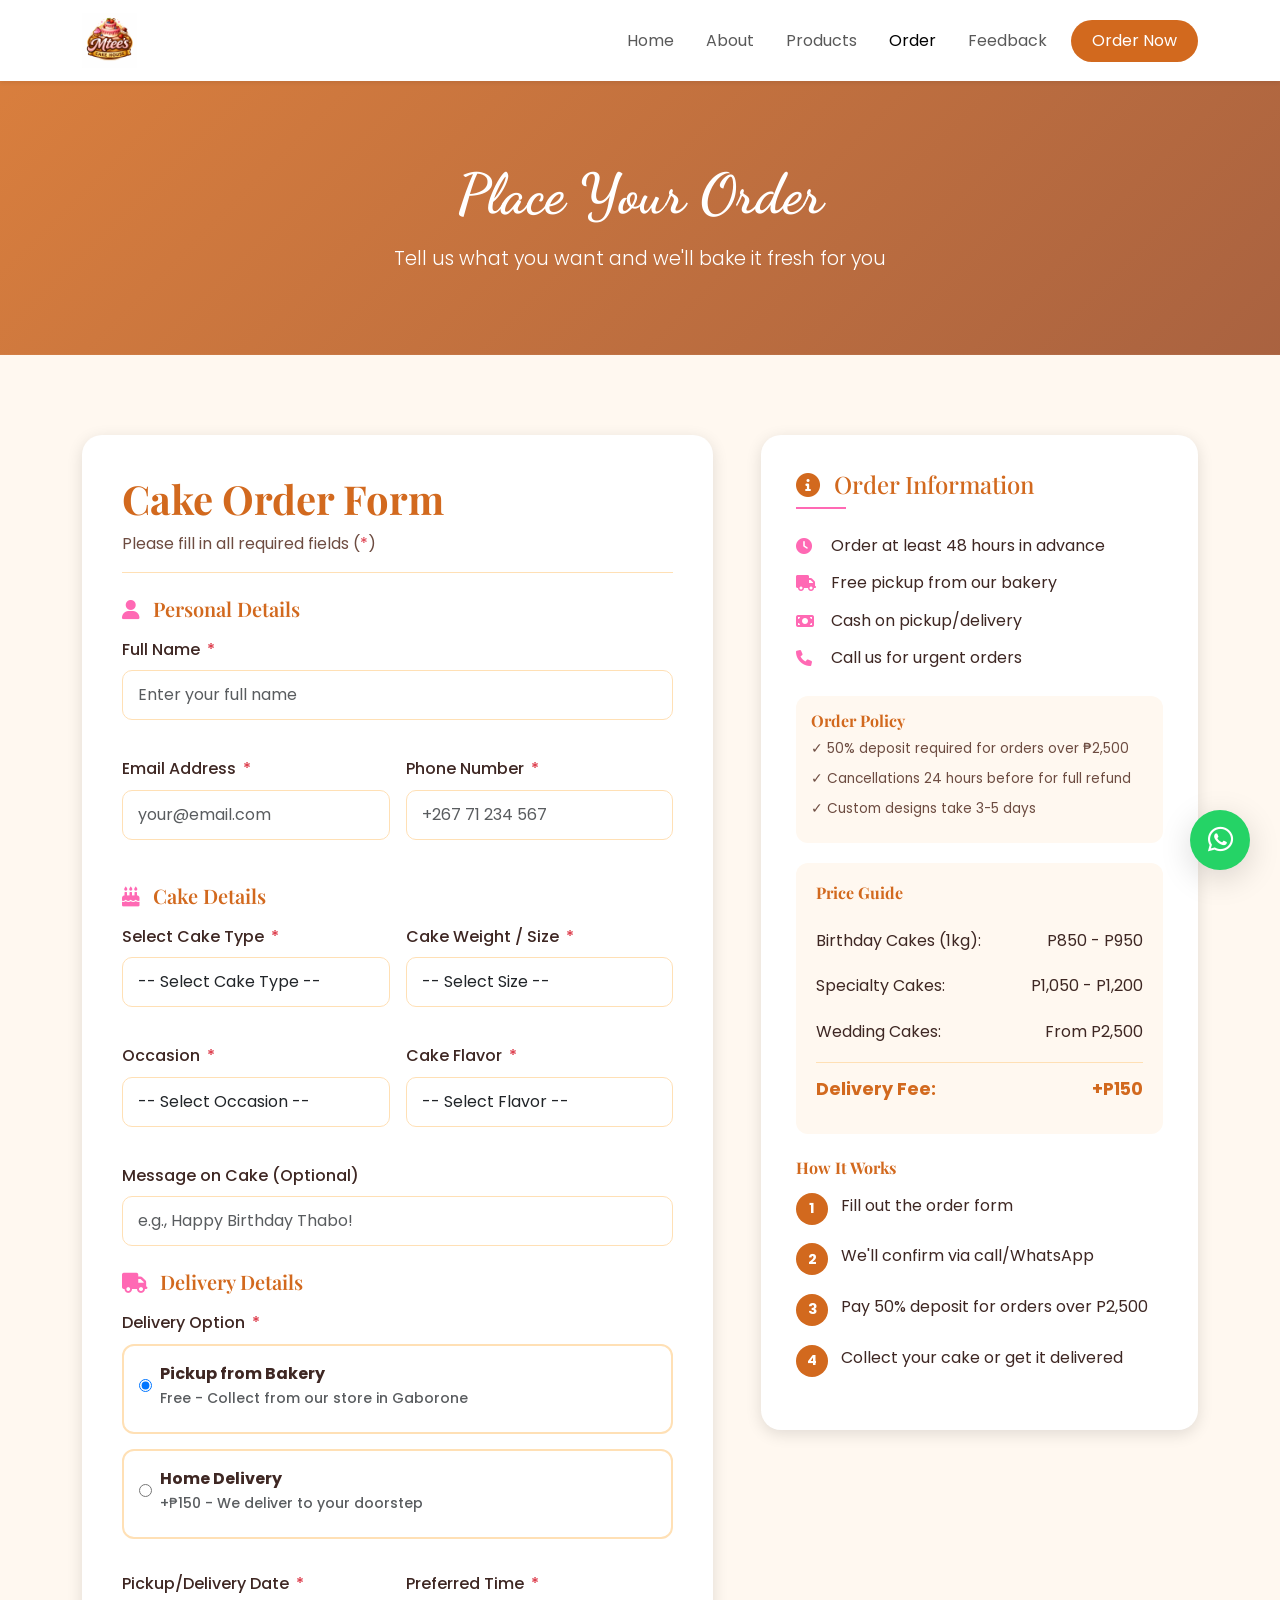
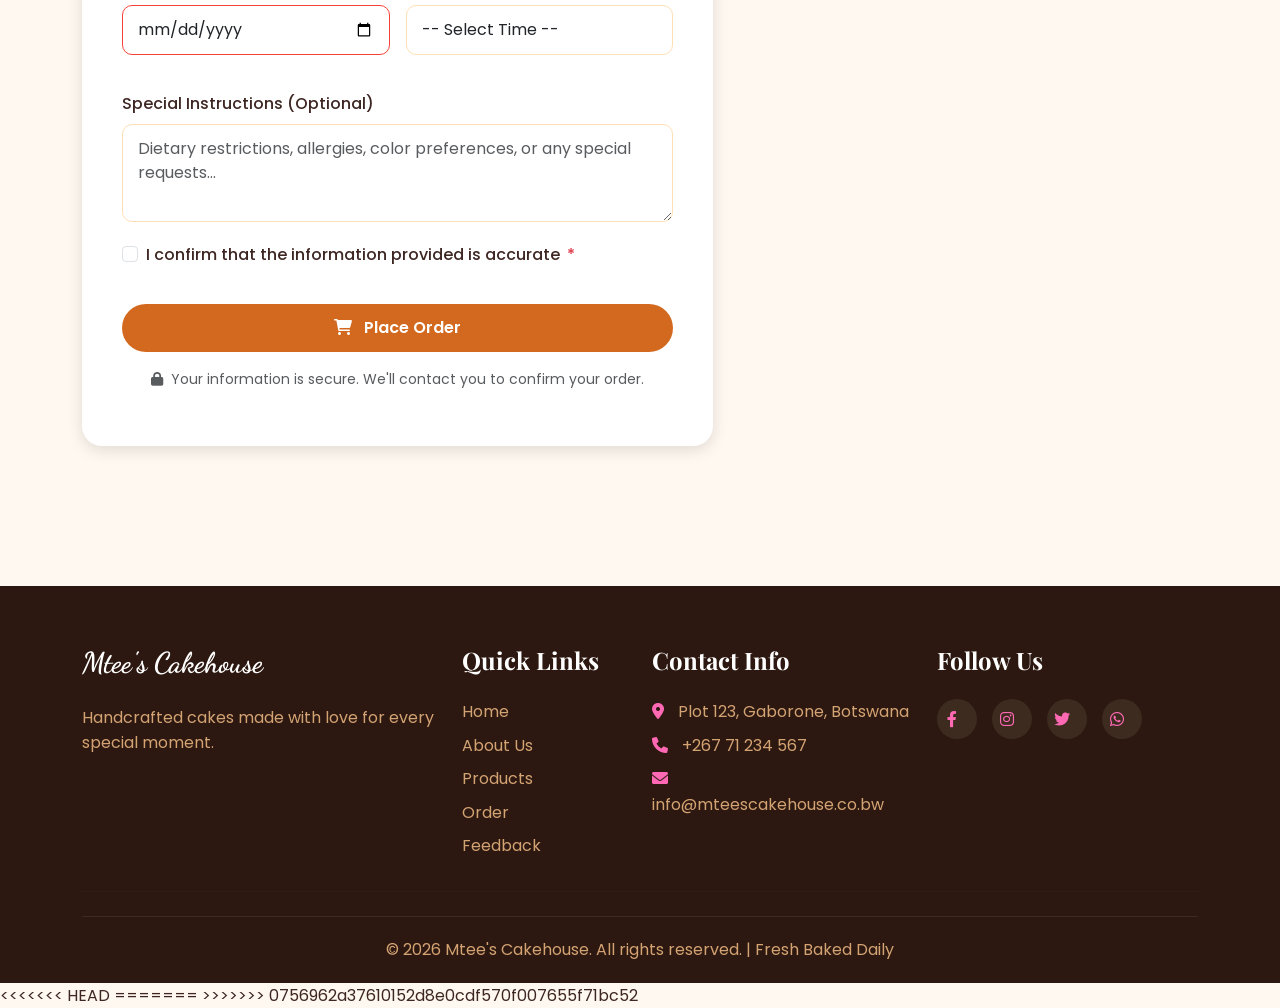
<file: Order.html>
<!DOCTYPE html>
<html lang="en">
<head>
    <meta charset="UTF-8">
    <meta name="viewport" content="width=device-width, initial-scale=1.0, user-scalable=yes">
    <meta name="description" content="Order your custom cake from Mtee's Cakehouse. Birthday cakes, wedding cakes, cupcakes and more. Fast delivery in Gaborone.">
    <meta name="keywords" content="order cake online, custom cake order, cake delivery Gaborone, Mtee's Cakehouse order">
    <meta name="author" content="Mtee's Cakehouse">
    <title>Order | Mtee's Cakehouse</title>

    <!--Favicon-->
    <link rel="icon" type="image/x-icon" href="logo/logo.png">
    
    <!-- Bootstrap 5.3 CSS -->
    <link href="https://cdn.jsdelivr.net/npm/bootstrap@5.3.0/dist/css/bootstrap.min.css" rel="stylesheet">
    
    <!-- Font Awesome Icons -->
    <link rel="stylesheet" href="https://cdnjs.cloudflare.com/ajax/libs/font-awesome/6.0.0/css/all.min.css">
    
    <!-- Google Fonts -->
    <link href="https://fonts.googleapis.com/css2?family=Playfair+Display:wght@400;500;600;700;800&family=Poppins:wght@300;400;500;600;700&family=Dancing+Script:wght@400;500;600;700&display=swap" rel="stylesheet">
    
    <!-- Custom CSS -->
    <link rel="stylesheet" href="css/style.css">
    
    <style>
        /* Additional page-specific styles */
        .delivery-option-card {
            border: 2px solid var(--border-color);
            border-radius: 12px;
            padding: 15px;
            margin-bottom: 15px;
            cursor: pointer;
            transition: all 0.3s ease;
            background: var(--bg-light);
        }
        
        .delivery-option-card:hover {
            border-color: var(--primary-color);
            background: var(--bg-warm);
        }
        
        .delivery-option-card.selected {
            border-color: var(--primary-color);
            background: rgba(210,105,30,0.05);
        }
        
        .delivery-option-card input {
            margin-right: 10px;
        }
        
        .price-summary {
            background: var(--bg-warm);
            border-radius: 12px;
            padding: 20px;
            margin-top: 20px;
        }
        
        .price-row {
            display: flex;
            justify-content: space-between;
            padding: 10px 0;
        }
        
        .price-row.total {
            font-weight: 700;
            font-size: 1.1rem;
            border-top: 1px solid var(--border-color);
            margin-top: 8px;
            padding-top: 12px;
            color: var(--primary-color);
        }
        
        .order-steps {
            counter-reset: step;
            list-style: none;
            padding-left: 0;
        }
        
        .order-steps li {
            position: relative;
            padding-left: 45px;
            margin-bottom: 25px;
            counter-increment: step;
        }
        
        .order-steps li::before {
            content: counter(step);
            position: absolute;
            left: 0;
            top: 0;
            width: 32px;
            height: 32px;
            background: var(--primary-color);
            color: white;
            border-radius: 50%;
            display: flex;
            align-items: center;
            justify-content: center;
            font-weight: bold;
            font-size: 0.9rem;
        }
        
        @media (max-width: 768px) {
            .delivery-option-card {
                padding: 12px;
            }
            .price-row {
                font-size: 0.9rem;
            }
        }
    </style>
</head>
<body>

    <!-- Navigation Bar - Bootstrap Navbar -->
    <nav class="navbar navbar-expand-lg bg-white sticky-top shadow-sm">
        <div class="container">
            <a class="navbar-brand" href="index.html">
                <img src="logo/logo.png" alt="Mtee's Cakehouse Logo" class="logo-img" style="height: 55px; width: auto;">
            </a>
            <button class="navbar-toggler" type="button" data-bs-toggle="collapse" data-bs-target="#navbarNav" aria-controls="navbarNav" aria-expanded="false" aria-label="Toggle navigation">
                <span class="navbar-toggler-icon"></span>
            </button>
            <div class="collapse navbar-collapse" id="navbarNav">
                <ul class="navbar-nav ms-auto align-items-center gap-3">
                    <li class="nav-item">
                        <a class="nav-link" href="index.html">Home</a>
                    </li>
                    <li class="nav-item">
                        <a class="nav-link" href="about.html">About</a>
                    </li>
                    <li class="nav-item">
                        <a class="nav-link" href="products.html">Products</a>
                    </li>
                    <li class="nav-item">
                        <a class="nav-link active" href="order.html">Order</a>
                    </li>
                    <li class="nav-item">
                        <a class="nav-link" href="feedback.html">Feedback</a>
                    </li>
                    <li class="nav-item">
                        <a class="btn btn-order-nav" href="order.html">Order Now</a>
                    </li>
                </ul>
            </div>
        </div>
    </nav>

    <!-- Page Hero Section -->
    <section class="page-hero">
        <div class="container text-center">
            <h1>Place Your Order</h1>
            <p class="lead">Tell us what you want and we'll bake it fresh for you</p>
        </div>
    </section>

    <!-- Order Form Section -->
    <section class="form-section">
        <div class="container">
            <div class="row g-5">
                <!-- Left Column: Order Form -->
                <div class="col-lg-7">
                    <div class="custom-form-container">
                        <h2 class="display-6 fw-bold" style="color: var(--primary-color);">Cake Order Form</h2>
                        <p class="form-subtitle">Please fill in all required fields (<span class="text-danger">*</span>)</p>
                        
                        <form id="orderForm">
                            <!-- Personal Information -->
                            <h3 class="h5 fw-semibold mb-3" style="color: var(--primary-color);">
                                <i class="fas fa-user me-2" style="color: var(--secondary-dark);"></i> Personal Details
                            </h3>
                            
                            <div class="row g-3">
                                <div class="col-12">
                                    <div class="form-group">
                                        <label for="fullname" class="form-label fw-medium">Full Name <span class="required text-danger">*</span></label>
                                        <input type="text" id="fullname" name="fullname" class="form-control form-control-custom" required placeholder="Enter your full name">
                                    </div>
                                </div>
                                
                                <div class="col-md-6">
                                    <div class="form-group">
                                        <label for="email" class="form-label fw-medium">Email Address <span class="required text-danger">*</span></label>
                                        <input type="email" id="email" name="email" class="form-control form-control-custom" required placeholder="your@email.com">
                                    </div>
                                </div>
                                
                                <div class="col-md-6">
                                    <div class="form-group">
                                        <label for="phone" class="form-label fw-medium">Phone Number <span class="required text-danger">*</span></label>
                                        <input type="tel" id="phone" name="phone" class="form-control form-control-custom" required placeholder="+267 71 234 567">
                                    </div>
                                </div>
                            </div>
                            
                            <!-- Cake Selection -->
                            <h3 class="h5 fw-semibold mt-4 mb-3" style="color: var(--primary-color);">
                                <i class="fas fa-cake-candles me-2" style="color: var(--secondary-dark);"></i> Cake Details
                            </h3>
                            
                            <div class="row g-3">
                                <div class="col-md-6">
                                    <div class="form-group">
                                        <label for="cakeType" class="form-label fw-medium">Select Cake Type <span class="required text-danger">*</span></label>
                                        <select id="cakeType" name="cakeType" class="form-select form-select-custom" required>
                                            <option value="">-- Select Cake Type --</option>
                                            <option value="chocolate">Classic Chocolate Cake (₱850/kg)</option>
                                            <option value="redvelvet">Red Velvet Cake (₱950/kg)</option>
                                            <option value="rainbow">Rainbow Celebration Cake (₱900/kg)</option>
                                            <option value="cheesecake">New York Cheesecake (₱1,200)</option>
                                            <option value="carrot">Carrot Walnut Cake (₱1,100)</option>
                                            <option value="fruitcake">Fresh Fruit Cake (₱1,050)</option>
                                            <option value="wedding">Wedding Cake (Starting ₱2,500)</option>
                                            <option value="custom">Custom Design Cake (Price upon consultation)</option>
                                        </select>
                                    </div>
                                </div>
                                
                                <div class="col-md-6">
                                    <div class="form-group">
                                        <label for="weight" class="form-label fw-medium">Cake Weight / Size <span class="required text-danger">*</span></label>
                                        <select id="weight" name="weight" class="form-select form-select-custom" required>
                                            <option value="">-- Select Size --</option>
                                            <option value="1kg">1 kg (Serves 6-8 people)</option>
                                            <option value="2kg">2 kg (Serves 12-15 people)</option>
                                            <option value="3kg">3 kg (Serves 18-22 people)</option>
                                            <option value="4kg">4 kg (Serves 25-30 people)</option>
                                            <option value="5kg+">5 kg+ (Contact for quote)</option>
                                        </select>
                                    </div>
                                </div>
                                
                                <div class="col-md-6">
                                    <div class="form-group">
                                        <label for="occasion" class="form-label fw-medium">Occasion <span class="required text-danger">*</span></label>
                                        <select id="occasion" name="occasion" class="form-select form-select-custom" required>
                                            <option value="">-- Select Occasion --</option>
                                            <option value="birthday">Birthday</option>
                                            <option value="wedding">Wedding / Anniversary</option>
                                            <option value="graduation">Graduation</option>
                                            <option value="baby">Baby Shower</option>
                                            <option value="corporate">Corporate Event</option>
                                            <option value="other">Other</option>
                                        </select>
                                    </div>
                                </div>
                                
                                <div class="col-md-6">
                                    <div class="form-group">
                                        <label for="flavor" class="form-label fw-medium">Cake Flavor <span class="required text-danger">*</span></label>
                                        <select id="flavor" name="flavor" class="form-select form-select-custom" required>
                                            <option value="">-- Select Flavor --</option>
                                            <option value="chocolate">Chocolate</option>
                                            <option value="vanilla">Vanilla</option>
                                            <option value="redvelvet">Red Velvet</option>
                                            <option value="lemon">Lemon</option>
                                            <option value="carrot">Carrot</option>
                                            <option value="strawberry">Strawberry</option>
                                        </select>
                                    </div>
                                </div>
                            </div>
                            
                            <div class="form-group mt-3">
                                <label for="cakeMessage" class="form-label fw-medium">Message on Cake (Optional)</label>
                                <input type="text" id="cakeMessage" name="cakeMessage" class="form-control form-control-custom" placeholder="e.g., Happy Birthday Thabo!">
                            </div>
                            
                            <!-- Delivery Information -->
                            <h3 class="h5 fw-semibold mt-4 mb-3" style="color: var(--primary-color);">
                                <i class="fas fa-truck me-2" style="color: var(--secondary-dark);"></i> Delivery Details
                            </h3>
                            
                            <div class="form-group mb-3">
                                <label class="form-label fw-medium mb-2">Delivery Option <span class="required text-danger">*</span></label>
                                <div class="delivery-option-card" id="pickupOption" data-delivery="pickup">
                                    <label class="d-flex align-items-center">
                                        <input type="radio" name="delivery" value="pickup" checked class="me-2"> 
                                        <div>
                                            <strong>Pickup from Bakery</strong>
                                            <p class="small text-muted mb-0">Free - Collect from our store in Gaborone</p>
                                        </div>
                                    </label>
                                </div>
                                <div class="delivery-option-card" id="deliveryOption" data-delivery="delivery">
                                    <label class="d-flex align-items-center">
                                        <input type="radio" name="delivery" value="delivery" class="me-2"> 
                                        <div>
                                            <strong>Home Delivery</strong>
                                            <p class="small text-muted mb-0">+₱150 - We deliver to your doorstep</p>
                                        </div>
                                    </label>
                                </div>
                            </div>
                            
                            <div id="deliveryAddressContainer" style="display: none;">
                                <div class="form-group">
                                    <label for="address" class="form-label fw-medium">Delivery Address</label>
                                    <textarea id="address" name="address" rows="2" class="form-control form-control-custom" placeholder="Enter your full delivery address"></textarea>
                                </div>
                            </div>
                            
                            <div class="row g-3 mt-2">
                                <div class="col-md-6">
                                    <div class="form-group">
                                        <label for="date" class="form-label fw-medium">Pickup/Delivery Date <span class="required text-danger">*</span></label>
                                        <input type="date" id="date" name="date" class="form-control form-control-custom" required>
                                    </div>
                                </div>
                                <div class="col-md-6">
                                    <div class="form-group">
                                        <label for="time" class="form-label fw-medium">Preferred Time <span class="required text-danger">*</span></label>
                                        <select id="time" name="time" class="form-select form-select-custom" required>
                                            <option value="">-- Select Time --</option>
                                            <option value="morning">Morning (9AM - 12PM)</option>
                                            <option value="afternoon">Afternoon (12PM - 3PM)</option>
                                            <option value="evening">Evening (3PM - 6PM)</option>
                                        </select>
                                    </div>
                                </div>
                            </div>
                            
                            <!-- Special Instructions -->
                            <div class="form-group mt-3">
                                <label for="instructions" class="form-label fw-medium">Special Instructions (Optional)</label>
                                <textarea id="instructions" name="instructions" rows="3" class="form-control form-control-custom" placeholder="Dietary restrictions, allergies, color preferences, or any special requests..."></textarea>
                            </div>
                            
                            <!-- Terms & Conditions -->
                            <div class="form-group mt-3">
                                <div class="form-check">
                                    <input type="checkbox" class="form-check-input" id="terms" required>
                                    <label class="form-check-label" for="terms">
                                        I confirm that the information provided is accurate <span class="required text-danger">*</span>
                                    </label>
                                </div>
                            </div>
                            
                            <button type="submit" class="btn btn-primary-custom w-100 mt-3">
                                <i class="fas fa-shopping-cart me-2"></i> Place Order
                            </button>
                            
                            <p class="small text-muted text-center mt-3">
                                <i class="fas fa-lock me-1"></i> Your information is secure. We'll contact you to confirm your order.
                            </p>
                        </form>
                    </div>
                </div>
                
                <!-- Right Column: Information Card -->
                <div class="col-lg-5">
                    <div class="info-card">
                        <h3 class="h4"><i class="fas fa-info-circle me-2"></i> Order Information</h3>
                        <ul class="info-list">
                            <li><i class="fas fa-clock"></i> Order at least 48 hours in advance</li>
                            <li><i class="fas fa-truck"></i> Free pickup from our bakery</li>
                            <li><i class="fas fa-money-bill"></i> Cash on pickup/delivery</li>
                            <li><i class="fas fa-phone"></i> Call us for urgent orders</li>
                        </ul>
                        
                        <div class="policy-box">
                            <h4 class="h6 fw-bold mb-2" style="color: var(--primary-color);">Order Policy</h4>
                            <p>✓ 50% deposit required for orders over ₱2,500</p>
                            <p>✓ Cancellations 24 hours before for full refund</p>
                            <p>✓ Custom designs take 3-5 days</p>
                        </div>
                        
                        <div class="price-summary">
                            <h4 class="h6 fw-bold mb-3" style="color: var(--primary-color);">Price Guide</h4>
                            <div class="price-row">
                                <span>Birthday Cakes (1kg):</span>
                                <span>P850 - P950</span>
                            </div>
                            <div class="price-row">
                                <span>Specialty Cakes:</span>
                                <span>P1,050 - P1,200</span>
                            </div>
                            <div class="price-row">
                                <span>Wedding Cakes:</span>
                                <span>From P2,500</span>
                            </div>
                            <div class="price-row total">
                                <span>Delivery Fee:</span>
                                <span>+P150</span>
                            </div>
                        </div>
                        
                        <!-- Order Steps -->
                        <div class="mt-4">
                            <h4 class="h6 fw-bold mb-3" style="color: var(--primary-color);">How It Works</h4>
                            <ul class="order-steps">
                                <li>Fill out the order form</li>
                                <li>We'll confirm via call/WhatsApp</li>
                                <li>Pay 50% deposit for orders over P2,500</li>
                                <li>Collect your cake or get it delivered</li>
                            </ul>
                        </div>
                    </div>
                </div>
            </div>
        </div>
    </section>

    <!-- Footer -->
    <footer class="custom-footer">
        <div class="container">
            <div class="row g-4">
                <div class="col-md-4">
                    <h3>Mtee's Cakehouse</h3>
                    <p>Handcrafted cakes made with love for every special moment.</p>
                </div>
                <div class="col-md-2">
                    <h4>Quick Links</h4>
                    <p><a href="index.html">Home</a></p>
                    <p><a href="about.html">About Us</a></p>
                    <p><a href="products.html">Products</a></p>
                    <p><a href="order.html">Order</a></p>
                    <p><a href="feedback.html">Feedback</a></p>
                </div>
                <div class="col-md-3">
                    <h4>Contact Info</h4>
                    <p><i class="fas fa-map-marker-alt"></i> Plot 123, Gaborone, Botswana</p>
                    <p><i class="fas fa-phone"></i> +267 71 234 567</p>
                    <p><i class="fas fa-envelope"></i> info@mteescakehouse.co.bw</p>
                </div>
                <div class="col-md-3">
                    <h4>Follow Us</h4>
                    <div class="social-links">
                        <a href="#" class="social-icon"><i class="fab fa-facebook-f"></i></a>
                        <a href="#" class="social-icon"><i class="fab fa-instagram"></i></a>
                        <a href="#" class="social-icon"><i class="fab fa-twitter"></i></a>
                        <a href="#" class="social-icon"><i class="fab fa-whatsapp"></i></a>
                    </div>
                </div>
            </div>
            <hr class="my-4" style="border-color: #3D2B1F;">
            <div class="footer-bottom">
                <p class="mb-0">&copy; 2026 Mtee's Cakehouse. All rights reserved. | Fresh Baked Daily</p>
            </div>
        </div>
    </footer>

    <!-- Floating WhatsApp Button -->
    <a href="https://wa.me/26771234567" class="whatsapp-float" target="_blank">
        <i class="fab fa-whatsapp"></i>
    </a>

    <!-- Bootstrap JS Bundle -->
    <script src="https://cdn.jsdelivr.net/npm/bootstrap@5.3.0/dist/js/bootstrap.bundle.min.js"></script>
    
    <!-- Custom JavaScript -->
    <script>
        // Set active class based on current page
        const currentPage = window.location.pathname.split('/').pop() || 'order.html';
        const navLinks = document.querySelectorAll('.nav-link');
        navLinks.forEach(link => {
            if (link.getAttribute('href') === currentPage) {
                link.classList.add('active');
            }
        });
        
        // Delivery option toggle with visual feedback
        const pickupOption = document.getElementById('pickupOption');
        const deliveryOptionCard = document.getElementById('deliveryOption');
        const deliveryAddressContainer = document.getElementById('deliveryAddressContainer');
        
        function updateDeliverySelection(selectedValue) {
            if (selectedValue === 'delivery') {
                deliveryAddressContainer.style.display = 'block';
                deliveryOptionCard.classList.add('selected');
                pickupOption.classList.remove('selected');
            } else {
                deliveryAddressContainer.style.display = 'none';
                pickupOption.classList.add('selected');
                deliveryOptionCard.classList.remove('selected');
            }
        }
        
        pickupOption.addEventListener('click', function() {
            const radio = this.querySelector('input[type="radio"]');
            radio.checked = true;
            updateDeliverySelection('pickup');
        });
        
        deliveryOptionCard.addEventListener('click', function() {
            const radio = this.querySelector('input[type="radio"]');
            radio.checked = true;
            updateDeliverySelection('delivery');
        });
        
        // Set minimum date for order (2 days from now)
        const dateInput = document.getElementById('date');
        if (dateInput) {
            const minDate = new Date();
            minDate.setDate(minDate.getDate() + 2);
            dateInput.setAttribute('min', minDate.toISOString().split('T')[0]);
        }
        
        // Email validation function
        function isValidEmail(email) {
            const emailRegex = /^[^\s@]+@([^\s@]+\.)+[^\s@]+$/;
            return emailRegex.test(email);
        }
        
        // Notification function
        function showNotification(message, type) {
            const existingNotification = document.querySelector('.notification-toast');
            if (existingNotification) {
                existingNotification.remove();
            }
            
            const notification = document.createElement('div');
            notification.className = `notification-toast ${type}`;
            notification.innerHTML = `
                <div class="notification-content">
                    <i class="fas ${type === 'success' ? 'fa-check-circle' : 'fa-exclamation-circle'}"></i>
                    <div class="notification-message">${message.replace(/\n/g, '<br>')}</div>
                </div>
                <button class="notification-close">&times;</button>
            `;
            
            document.body.appendChild(notification);
            
            setTimeout(() => {
                if (notification) {
                    notification.style.animation = 'slideOutRight 0.3s ease';
                    setTimeout(() => notification.remove(), 300);
                }
            }, 5000);
            
            const closeBtn = notification.querySelector('.notification-close');
            closeBtn.addEventListener('click', () => {
                notification.style.animation = 'slideOutRight 0.3s ease';
                setTimeout(() => notification.remove(), 300);
            });
        }
        
        // Form Submission
        const orderForm = document.getElementById('orderForm');
        
        orderForm.addEventListener('submit', function(e) {
            e.preventDefault();
            
            const fullname = document.getElementById('fullname').value.trim();
            const email = document.getElementById('email').value.trim();
            const phone = document.getElementById('phone').value.trim();
            const cakeType = document.getElementById('cakeType').value;
            const weight = document.getElementById('weight').value;
            const occasion = document.getElementById('occasion').value;
            const flavor = document.getElementById('flavor').value;
            const date = document.getElementById('date').value;
            const time = document.getElementById('time').value;
            const delivery = document.querySelector('input[name="delivery"]:checked').value;
            const terms = document.getElementById('terms').checked;
            
            let isValid = true;
            let errorMessage = '';
            
            if (!fullname) {
                isValid = false;
                errorMessage += '• Please enter your full name\n';
            }
            
            if (!email) {
                isValid = false;
                errorMessage += '• Please enter your email address\n';
            } else if (!isValidEmail(email)) {
                isValid = false;
                errorMessage += '• Please enter a valid email address\n';
            }
            
            if (!phone) {
                isValid = false;
                errorMessage += '• Please enter your phone number\n';
            }
            
            if (!cakeType) {
                isValid = false;
                errorMessage += '• Please select a cake type\n';
            }
            
            if (!weight) {
                isValid = false;
                errorMessage += '• Please select cake weight/size\n';
            }
            
            if (!occasion) {
                isValid = false;
                errorMessage += '• Please select an occasion\n';
            }
            
            if (!flavor) {
                isValid = false;
                errorMessage += '• Please select a cake flavor\n';
            }
            
            if (!date) {
                isValid = false;
                errorMessage += '• Please select a date\n';
            }
            
            if (!time) {
                isValid = false;
                errorMessage += '• Please select a time\n';
            }
            
            if (delivery === 'delivery') {
                const address = document.getElementById('address').value.trim();
                if (!address) {
                    isValid = false;
                    errorMessage += '• Please enter your delivery address\n';
                }
            }
            
            if (!terms) {
                isValid = false;
                errorMessage += '• Please confirm your information is accurate\n';
            }
            
            if (isValid) {
                showNotification('✓ Order submitted successfully! We will contact you within 24 hours to confirm your order.', 'success');
                orderForm.reset();
                deliveryAddressContainer.style.display = 'none';
                document.querySelector('input[name="delivery"][value="pickup"]').checked = true;
                pickupOption.classList.add('selected');
                deliveryOptionCard.classList.remove('selected');
            } else {
                showNotification('Please fix the following errors:\n' + errorMessage, 'error');
            }
        });
        
        // Real-time email validation
        const emailField = document.getElementById('email');
        emailField.addEventListener('blur', function() {
            if (this.value && !isValidEmail(this.value)) {
                this.classList.add('is-invalid');
            } else {
                this.classList.remove('is-invalid');
            }
        });
        
        emailField.addEventListener('input', function() {
            this.classList.remove('is-invalid');
        });
    </script>
</body>
<<<<<<< HEAD
</html>
=======
</html>
>>>>>>> 0756962a37610152d8e0cdf570f007655f71bc52
</file>
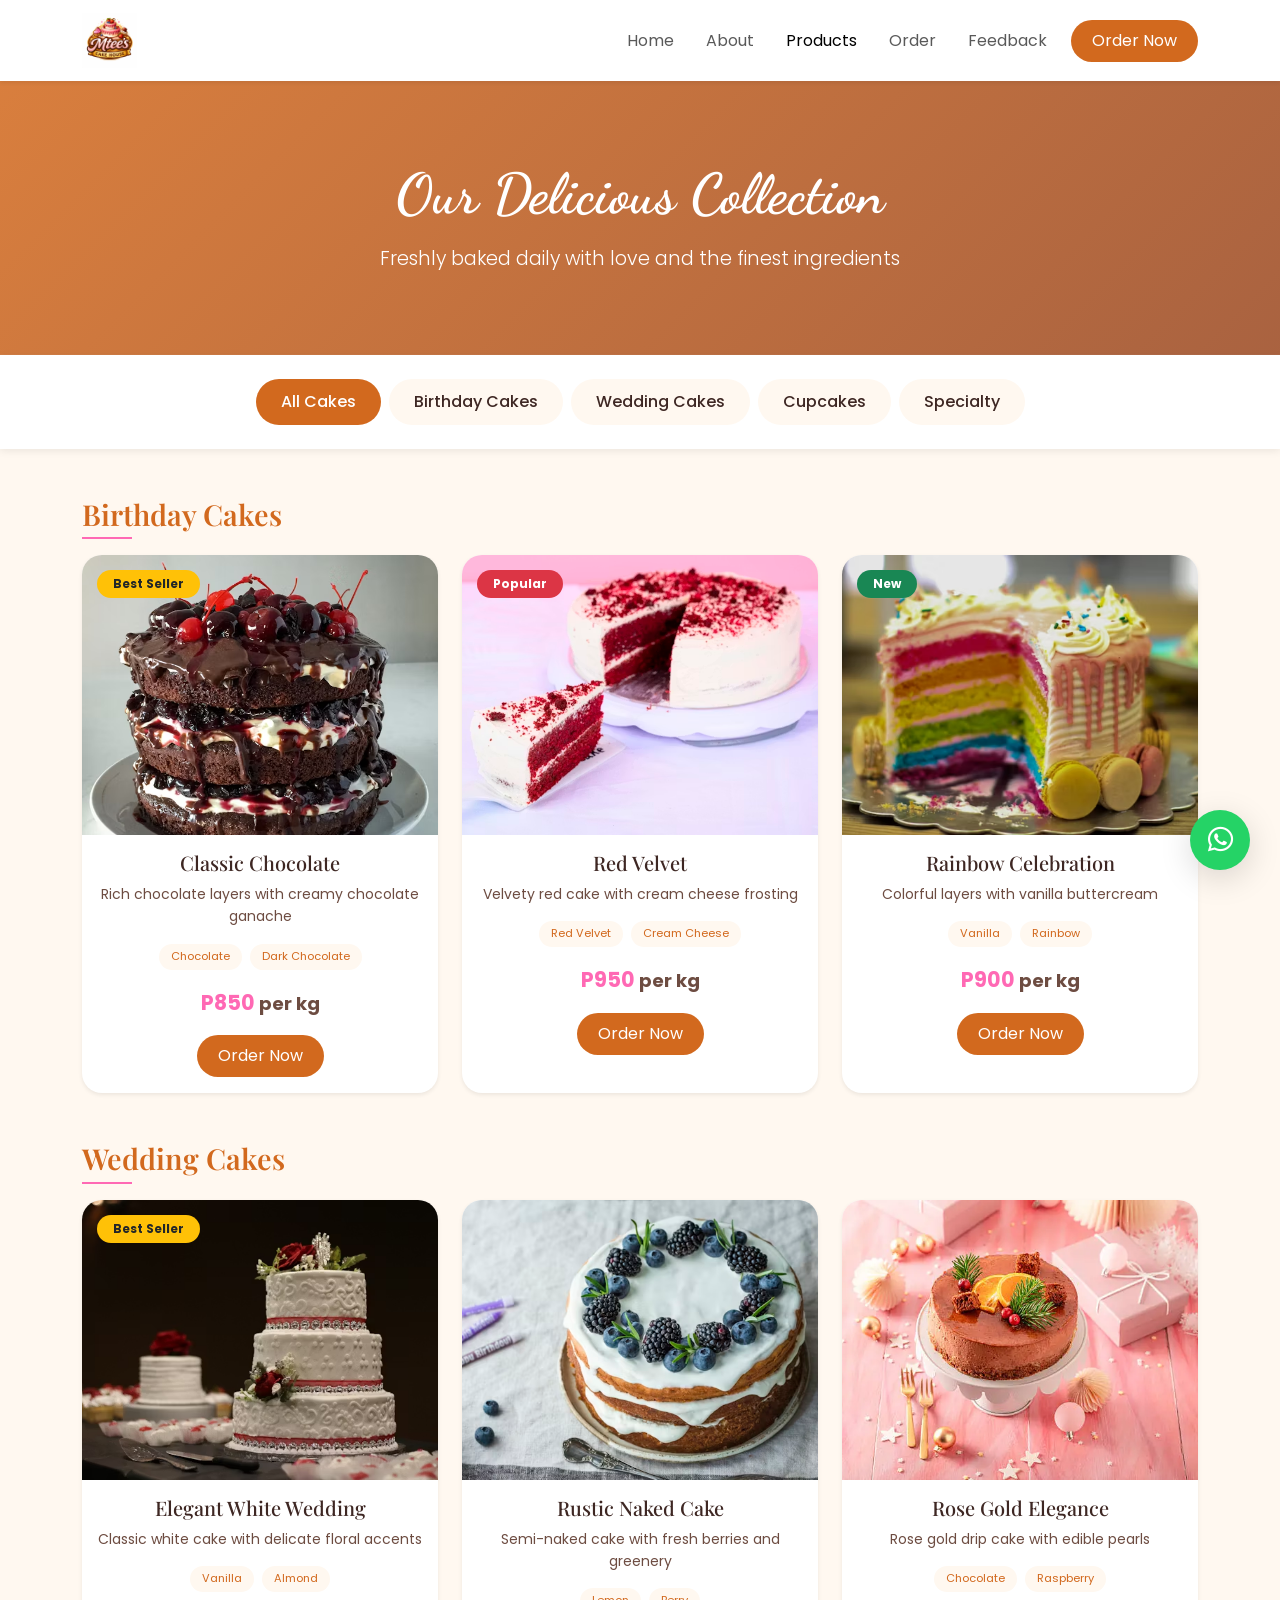
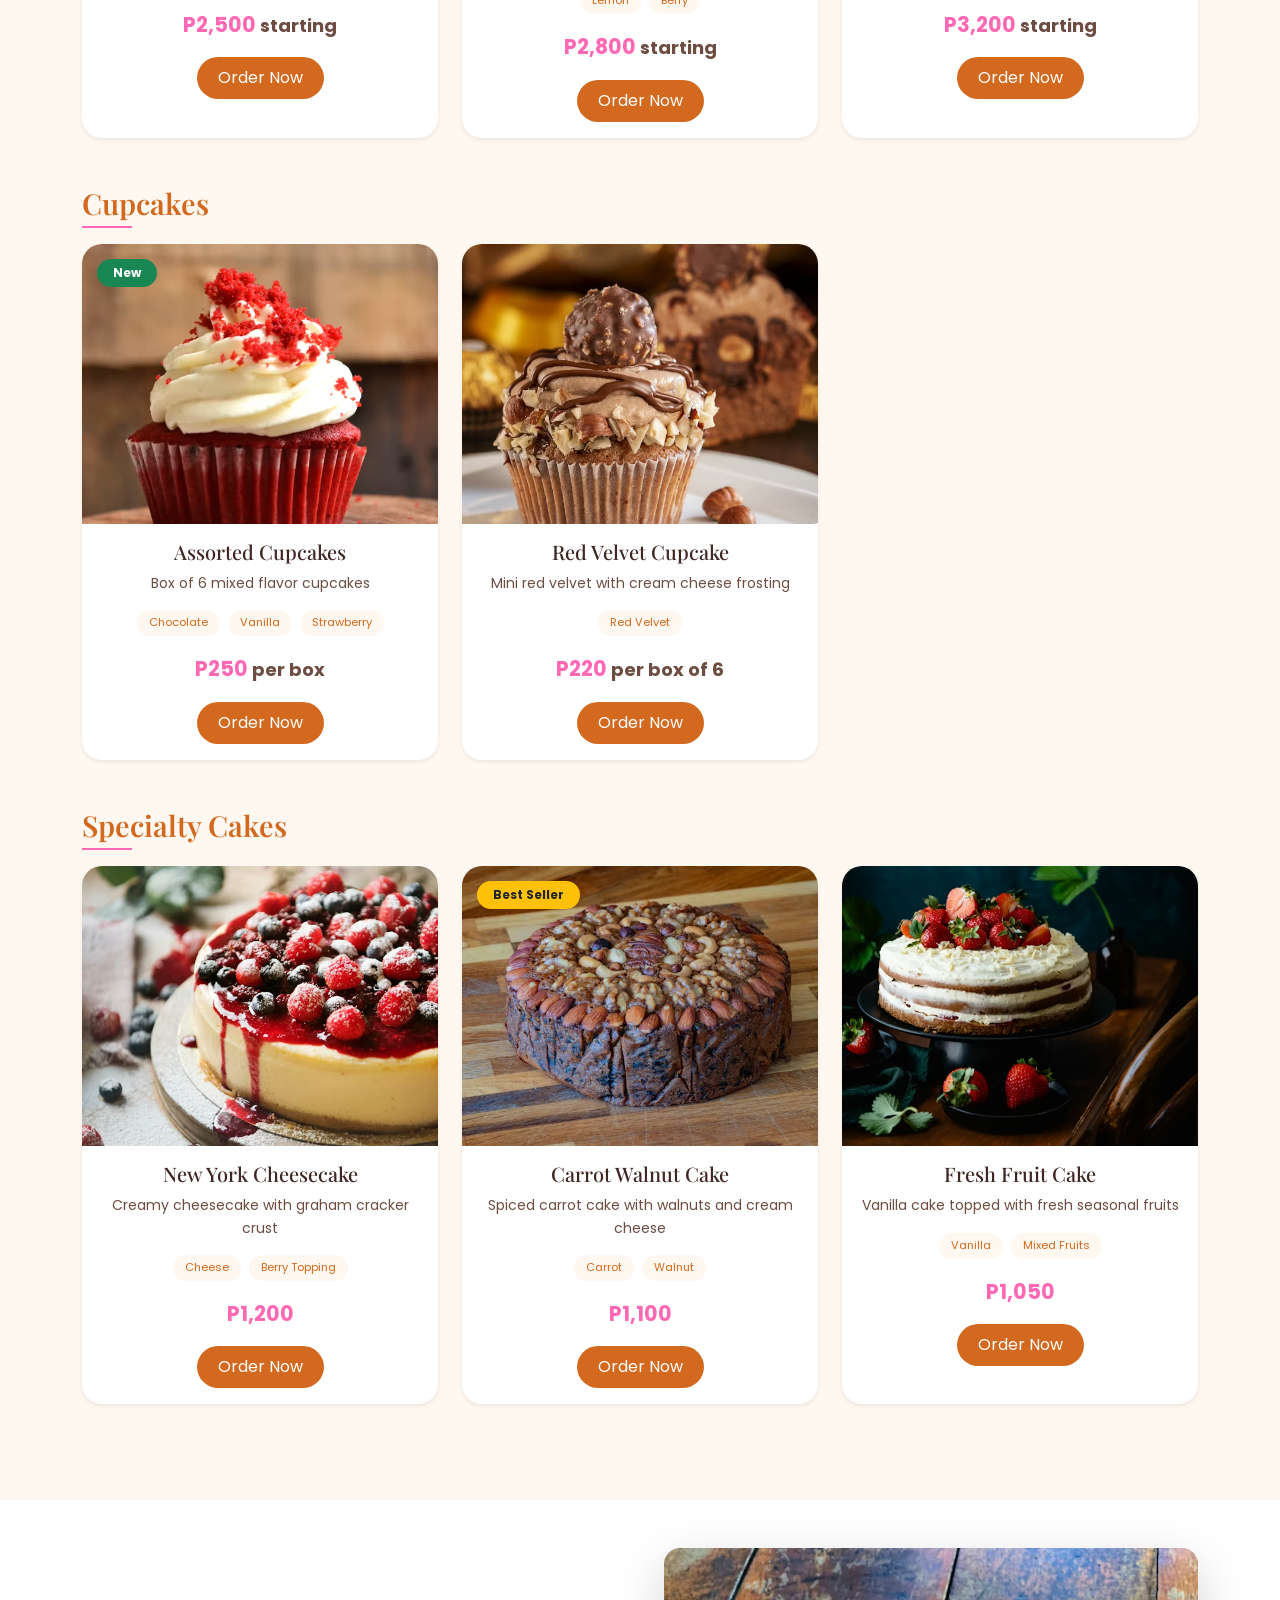
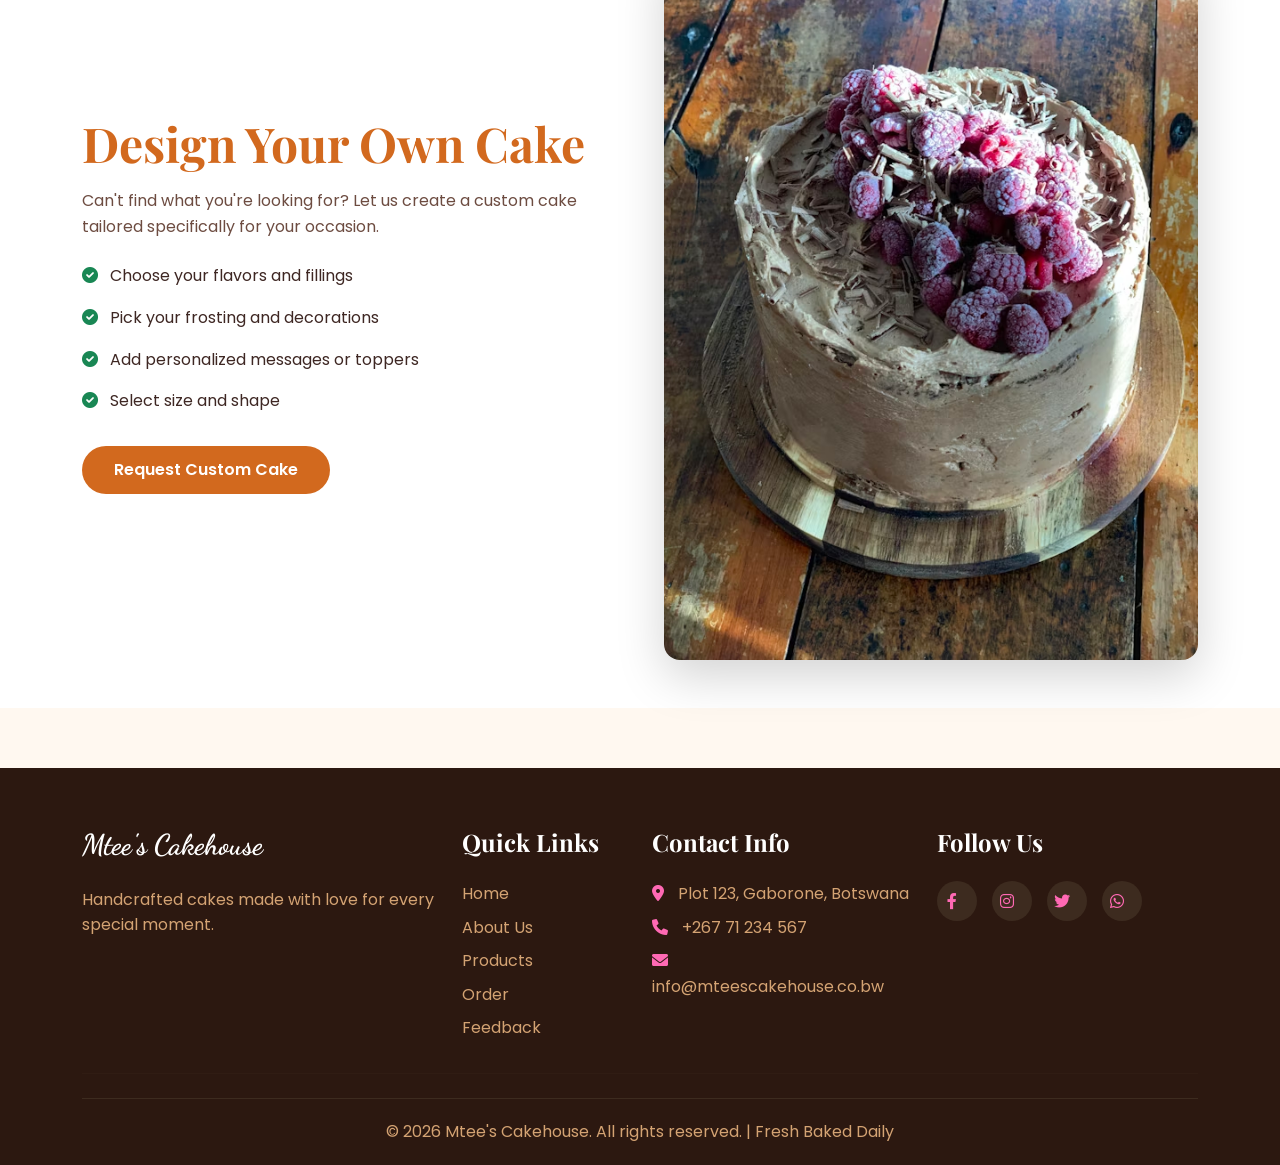
<file: Products.html>
<!DOCTYPE html>
<html lang="en">
<head>
    <meta charset="UTF-8">
    <meta name="viewport" content="width=device-width, initial-scale=1.0, user-scalable=yes">
    <meta name="description" content="Browse our delicious cake collection at Mtee's Cakehouse. Birthday cakes, wedding cakes, cupcakes, and more. Order online for delivery.">
    <meta name="keywords" content="cakes for sale, birthday cakes, wedding cakes, cupcakes, cake flavors, Mtee's Cakehouse products">
    <meta name="author" content="Mtee's Cakehouse">
    <title>Our Products | Mtee's Cakehouse</title>

    <!--Favicon-->
    <link rel="icon" type="image/x-icon" href="logo/logo.png">
    
    <!-- Bootstrap 5.3 CSS -->
    <link href="https://cdn.jsdelivr.net/npm/bootstrap@5.3.0/dist/css/bootstrap.min.css" rel="stylesheet">
    
    <!-- Font Awesome Icons -->
    <link rel="stylesheet" href="https://cdnjs.cloudflare.com/ajax/libs/font-awesome/6.0.0/css/all.min.css">
    
    <!-- Google Fonts -->
    <link href="https://fonts.googleapis.com/css2?family=Playfair+Display:wght@400;500;600;700;800&family=Poppins:wght@300;400;500;600;700&family=Dancing+Script:wght@400;500;600;700&display=swap" rel="stylesheet">
    
    <!-- Custom CSS -->
    <link rel="stylesheet" href="css/style.css">
    
    <style>
        /* Additional page-specific styles */
        .filter-btn {
            background-color: var(--bg-warm);
            border: none;
            padding: 10px 25px;
            border-radius: 50px;
            font-family: 'Poppins', sans-serif;
            font-weight: 500;
            color: var(--text-dark);
            transition: all 0.3s ease;
            cursor: pointer;
        }
        
        .filter-btn:hover,
        .filter-btn.active {
            background-color: var(--primary-color);
            color: white;
        }
        
        .product-card {
            transition: all 0.3s ease;
            border: none;
            border-radius: 20px;
            overflow: hidden;
            cursor: pointer;
        }
        
        .product-card:hover {
            transform: translateY(-8px);
            box-shadow: var(--shadow-lg);
        }
        
        .product-img {
            height: 280px;
            object-fit: cover;
            transition: all 0.3s ease;
        }
        
        .product-card:hover .product-img {
            transform: scale(1.05);
        }
        
        .img-wrapper {
            overflow: hidden;
            position: relative;
        }
        
        .product-badge {
            position: absolute;
            top: 15px;
            left: 15px;
            z-index: 2;
        }
        
        .product-overlay {
            position: absolute;
            bottom: 0;
            left: 0;
            right: 0;
            background: linear-gradient(to top, rgba(0,0,0,0.7), transparent);
            padding: 20px;
            transform: translateY(100%);
            transition: all 0.3s ease;
            text-align: center;
        }
        
        .product-card:hover .product-overlay {
            transform: translateY(0);
        }
        
        .quick-view-btn {
            background-color: var(--primary-color);
            color: white;
            border: none;
            padding: 8px 20px;
            border-radius: 50px;
            font-size: 0.85rem;
            font-weight: 500;
            transition: all 0.3s ease;
        }
        
        .quick-view-btn:hover {
            background-color: var(--primary-dark);
            transform: translateY(-2px);
        }
        
        .flavor-tag {
            background-color: var(--bg-warm);
            padding: 4px 12px;
            border-radius: 50px;
            font-size: 0.7rem;
            color: var(--primary-color);
            display: inline-block;
        }
        
        .price {
            font-size: 1.3rem;
            font-weight: 700;
            color: var(--secondary-dark);
        }
        
        .custom-section-title {
            font-family: 'Playfair Display', serif;
            font-size: 2rem;
            font-weight: 700;
            color: var(--primary-color);
            position: relative;
            display: inline-block;
            margin-bottom: 2rem;
        }
        
        .custom-section-title::after {
            content: '';
            position: absolute;
            bottom: -10px;
            left: 50%;
            transform: translateX(-50%);
            width: 60px;
            height: 3px;
            background-color: var(--secondary-dark);
        }
        
        .category-section {
            margin-bottom: 3rem;
        }
        
        .category-title {
            font-family: 'Playfair Display', serif;
            font-size: 1.8rem;
            font-weight: 600;
            color: var(--primary-color);
            margin-bottom: 1.5rem;
            position: relative;
            display: inline-block;
        }
        
        .category-title::after {
            content: '';
            position: absolute;
            bottom: -8px;
            left: 0;
            width: 50px;
            height: 2px;
            background-color: var(--secondary-dark);
        }
        
        /* Modal Styles */
        .custom-modal .modal-content {
            border-radius: 20px;
            border: none;
        }
        
        .custom-modal .modal-header {
            border-bottom: 1px solid var(--border-color);
            padding: 20px 25px;
        }
        
        .custom-modal .modal-body {
            padding: 25px;
        }
        
        .custom-modal .modal-footer {
            border-top: 1px solid var(--border-color);
            padding: 15px 25px;
        }
        
        @media (max-width: 768px) {
            .filter-btn {
                padding: 6px 16px;
                font-size: 0.85rem;
            }
            .category-title {
                font-size: 1.4rem;
            }
            .price {
                font-size: 1.1rem;
            }
        }
    </style>
</head>
<body>

    <!-- Navigation Bar - Bootstrap Navbar -->
    <nav class="navbar navbar-expand-lg bg-white sticky-top shadow-sm">
        <div class="container">
             <a class="navbar-brand" href="index.html">
                <img src="logo/logo.png" alt="Mtee's Cakehouse Logo" class="logo-img" style="height: 55px; width: auto;">
            </a>
            <button class="navbar-toggler" type="button" data-bs-toggle="collapse" data-bs-target="#navbarNav" aria-controls="navbarNav" aria-expanded="false" aria-label="Toggle navigation">
                <span class="navbar-toggler-icon"></span>
            </button>
            <div class="collapse navbar-collapse" id="navbarNav">
                <ul class="navbar-nav ms-auto align-items-center gap-3">
                    <li class="nav-item">
                        <a class="nav-link" href="index.html">Home</a>
                    </li>
                    <li class="nav-item">
                        <a class="nav-link" href="about.html">About</a>
                    </li>
                    <li class="nav-item">
                        <a class="nav-link active" href="products.html">Products</a>
                    </li>
                    <li class="nav-item">
                        <a class="nav-link" href="order.html">Order</a>
                    </li>
                    <li class="nav-item">
                        <a class="nav-link" href="feedback.html">Feedback</a>
                    </li>
                    <li class="nav-item">
                        <a class="btn btn-order-nav" href="order.html">Order Now</a>
                    </li>
                </ul>
            </div>
        </div>
    </nav>

    <!-- Page Hero Section -->
    <section class="page-hero">
        <div class="container text-center">
            <h1>Our Delicious Collection</h1>
            <p class="lead">Freshly baked daily with love and the finest ingredients</p>
        </div>
    </section>

    <!-- Category Filters -->
    <section class="py-4 bg-white sticky-top" style="top: 70px; z-index: 99; box-shadow: var(--shadow-sm);">
        <div class="container">
            <div class="d-flex flex-wrap justify-content-center gap-2">
                <button class="filter-btn active" data-filter="all">All Cakes</button>
                <button class="filter-btn" data-filter="birthday">Birthday Cakes</button>
                <button class="filter-btn" data-filter="wedding">Wedding Cakes</button>
                <button class="filter-btn" data-filter="cupcakes">Cupcakes</button>
                <button class="filter-btn" data-filter="specialty">Specialty</button>
            </div>
        </div>
    </section>

    <!-- Products Section -->
    <section class="py-5 bg-warm">
        <div class="container">
            
            <!-- Birthday Cakes Category -->
            <div class="category-section" data-category="birthday">
                <h2 class="category-title">Birthday Cakes</h2>
                <div class="row g-4">
                    <!-- Product 1 - Classic Chocolate -->
                    <div class="col-md-6 col-lg-4 product-item" data-category="birthday">
                        <div class="card product-card h-100 shadow-sm">
                            <div class="img-wrapper position-relative">
                                <img src="images/1.avif" class="card-img-top product-img" alt="Classic Chocolate Cake">
                                <span class="product-badge"><span class="badge bg-warning text-dark px-3 py-2 rounded-pill">Best Seller</span></span>
                                <div class="product-overlay">
                                    <button class="quick-view-btn" data-bs-toggle="modal" data-bs-target="#productModal" data-product="chocolate">
                                        <i class="fas fa-eye me-1"></i> Quick View
                                    </button>
                                </div>
                            </div>
                            <div class="card-body text-center">
                                <h3 class="card-title h5 text-brown">Classic Chocolate</h3>
                                <p class="card-text text-light-brown small">Rich chocolate layers with creamy chocolate ganache</p>
                                <div class="d-flex justify-content-center gap-2 flex-wrap mb-3">
                                    <span class="flavor-tag">Chocolate</span>
                                    <span class="flavor-tag">Dark Chocolate</span>
                                </div>
                                <p class="price mb-3">P850 <small class="text-light-brown">per kg</small></p>
                                <a href="order.html" class="btn btn-order-nav">Order Now</a>
                            </div>
                        </div>
                    </div>
                    
                    <!-- Product 2 - Red Velvet -->
                    <div class="col-md-6 col-lg-4 product-item" data-category="birthday">
                        <div class="card product-card h-100 shadow-sm">
                            <div class="img-wrapper position-relative">
                                <img src="images/red.avif" class="card-img-top product-img" alt="Red Velvet Cake">
                                <span class="product-badge"><span class="badge bg-danger text-white px-3 py-2 rounded-pill">Popular</span></span>
                                <div class="product-overlay">
                                    <button class="quick-view-btn" data-bs-toggle="modal" data-bs-target="#productModal" data-product="redvelvet">
                                        <i class="fas fa-eye me-1"></i> Quick View
                                    </button>
                                </div>
                            </div>
                            <div class="card-body text-center">
                                <h3 class="card-title h5 text-brown">Red Velvet</h3>
                                <p class="card-text text-light-brown small">Velvety red cake with cream cheese frosting</p>
                                <div class="d-flex justify-content-center gap-2 flex-wrap mb-3">
                                    <span class="flavor-tag">Red Velvet</span>
                                    <span class="flavor-tag">Cream Cheese</span>
                                </div>
                                <p class="price mb-3">P950 <small class="text-light-brown">per kg</small></p>
                                <a href="order.html" class="btn btn-order-nav">Order Now</a>
                            </div>
                        </div>
                    </div>
                    
                    <!-- Product 3 - Rainbow Celebration -->
                    <div class="col-md-6 col-lg-4 product-item" data-category="birthday">
                        <div class="card product-card h-100 shadow-sm">
                            <div class="img-wrapper position-relative">
                                <img src="images/3.avif" class="card-img-top product-img" alt="Rainbow Cake">
                                <span class="product-badge"><span class="badge bg-success text-white px-3 py-2 rounded-pill">New</span></span>
                                <div class="product-overlay">
                                    <button class="quick-view-btn" data-bs-toggle="modal" data-bs-target="#productModal" data-product="rainbow">
                                        <i class="fas fa-eye me-1"></i> Quick View
                                    </button>
                                </div>
                            </div>
                            <div class="card-body text-center">
                                <h3 class="card-title h5 text-brown">Rainbow Celebration</h3>
                                <p class="card-text text-light-brown small">Colorful layers with vanilla buttercream</p>
                                <div class="d-flex justify-content-center gap-2 flex-wrap mb-3">
                                    <span class="flavor-tag">Vanilla</span>
                                    <span class="flavor-tag">Rainbow</span>
                                </div>
                                <p class="price mb-3">P900 <small class="text-light-brown">per kg</small></p>
                                <a href="order.html" class="btn btn-order-nav">Order Now</a>
                            </div>
                        </div>
                    </div>
                </div>
            </div>

            <!-- Wedding Cakes Category -->
            <div class="category-section mt-5" data-category="wedding">
                <h2 class="category-title">Wedding Cakes</h2>
                <div class="row g-4">
                    <!-- Product 4 - Elegant White Wedding -->
                    <div class="col-md-6 col-lg-4 product-item" data-category="wedding">
                        <div class="card product-card h-100 shadow-sm">
                            <div class="img-wrapper position-relative">
                                <img src="images/4.avif" class="card-img-top product-img" alt="Elegant White Wedding Cake">
                                <span class="product-badge"><span class="badge bg-warning text-dark px-3 py-2 rounded-pill">Best Seller</span></span>
                                <div class="product-overlay">
                                    <button class="quick-view-btn" data-bs-toggle="modal" data-bs-target="#productModal" data-product="whitewedding">
                                        <i class="fas fa-eye me-1"></i> Quick View
                                    </button>
                                </div>
                            </div>
                            <div class="card-body text-center">
                                <h3 class="card-title h5 text-brown">Elegant White Wedding</h3>
                                <p class="card-text text-light-brown small">Classic white cake with delicate floral accents</p>
                                <div class="d-flex justify-content-center gap-2 flex-wrap mb-3">
                                    <span class="flavor-tag">Vanilla</span>
                                    <span class="flavor-tag">Almond</span>
                                </div>
                                <p class="price mb-3">P2,500 <small class="text-light-brown">starting</small></p>
                                <a href="order.html" class="btn btn-order-nav">Order Now</a>
                            </div>
                        </div>
                    </div>
                    
                    <!-- Product 5 - Rustic Naked Cake -->
                    <div class="col-md-6 col-lg-4 product-item" data-category="wedding">
                        <div class="card product-card h-100 shadow-sm">
                            <div class="img-wrapper position-relative">
                                <img src="images/5.avif" class="card-img-top product-img" alt="Rustic Naked Cake">
                                <div class="product-overlay">
                                    <button class="quick-view-btn" data-bs-toggle="modal" data-bs-target="#productModal" data-product="rustic">
                                        <i class="fas fa-eye me-1"></i> Quick View
                                    </button>
                                </div>
                            </div>
                            <div class="card-body text-center">
                                <h3 class="card-title h5 text-brown">Rustic Naked Cake</h3>
                                <p class="card-text text-light-brown small">Semi-naked cake with fresh berries and greenery</p>
                                <div class="d-flex justify-content-center gap-2 flex-wrap mb-3">
                                    <span class="flavor-tag">Lemon</span>
                                    <span class="flavor-tag">Berry</span>
                                </div>
                                <p class="price mb-3">P2,800 <small class="text-light-brown">starting</small></p>
                                <a href="order.html" class="btn btn-order-nav">Order Now</a>
                            </div>
                        </div>
                    </div>
                    
                    <!-- Product 6 - Rose Gold Elegance -->
                    <div class="col-md-6 col-lg-4 product-item" data-category="wedding">
                        <div class="card product-card h-100 shadow-sm">
                            <div class="img-wrapper position-relative">
                                <img src="images/6.webp" class="card-img-top product-img" alt="Rose Gold Wedding Cake">
                                <div class="product-overlay">
                                    <button class="quick-view-btn" data-bs-toggle="modal" data-bs-target="#productModal" data-product="rosegold">
                                        <i class="fas fa-eye me-1"></i> Quick View
                                    </button>
                                </div>
                            </div>
                            <div class="card-body text-center">
                                <h3 class="card-title h5 text-brown">Rose Gold Elegance</h3>
                                <p class="card-text text-light-brown small">Rose gold drip cake with edible pearls</p>
                                <div class="d-flex justify-content-center gap-2 flex-wrap mb-3">
                                    <span class="flavor-tag">Chocolate</span>
                                    <span class="flavor-tag">Raspberry</span>
                                </div>
                                <p class="price mb-3">P3,200 <small class="text-light-brown">starting</small></p>
                                <a href="order.html" class="btn btn-order-nav">Order Now</a>
                            </div>
                        </div>
                    </div>
                </div>
            </div>

            <!-- Cupcakes Category -->
            <div class="category-section mt-5" data-category="cupcakes">
                <h2 class="category-title">Cupcakes</h2>
                <div class="row g-4">
                    <!-- Product 7 - Assorted Cupcakes -->
                    <div class="col-md-6 col-lg-4 product-item" data-category="cupcakes">
                        <div class="card product-card h-100 shadow-sm">
                            <div class="img-wrapper position-relative">
                                <img src="images/7.avif" class="card-img-top product-img" alt="Assorted Cupcakes">
                                <span class="product-badge"><span class="badge bg-success text-white px-3 py-2 rounded-pill">New</span></span>
                                <div class="product-overlay">
                                    <button class="quick-view-btn" data-bs-toggle="modal" data-bs-target="#productModal" data-product="cupcakeassorted">
                                        <i class="fas fa-eye me-1"></i> Quick View
                                    </button>
                                </div>
                            </div>
                            <div class="card-body text-center">
                                <h3 class="card-title h5 text-brown">Assorted Cupcakes</h3>
                                <p class="card-text text-light-brown small">Box of 6 mixed flavor cupcakes</p>
                                <div class="d-flex justify-content-center gap-2 flex-wrap mb-3">
                                    <span class="flavor-tag">Chocolate</span>
                                    <span class="flavor-tag">Vanilla</span>
                                    <span class="flavor-tag">Strawberry</span>
                                </div>
                                <p class="price mb-3">P250 <small class="text-light-brown">per box</small></p>
                                <a href="order.html" class="btn btn-order-nav">Order Now</a>
                            </div>
                        </div>
                    </div>
                    
                    <!-- Product 8 - Red Velvet Cupcake -->
                    <div class="col-md-6 col-lg-4 product-item" data-category="cupcakes">
                        <div class="card product-card h-100 shadow-sm">
                            <div class="img-wrapper position-relative">
                                <img src="images/8.avif" class="card-img-top product-img" alt="Red Velvet Cupcake">
                                <div class="product-overlay">
                                    <button class="quick-view-btn" data-bs-toggle="modal" data-bs-target="#productModal" data-product="redvelvetcupcake">
                                        <i class="fas fa-eye me-1"></i> Quick View
                                    </button>
                                </div>
                            </div>
                            <div class="card-body text-center">
                                <h3 class="card-title h5 text-brown">Red Velvet Cupcake</h3>
                                <p class="card-text text-light-brown small">Mini red velvet with cream cheese frosting</p>
                                <div class="d-flex justify-content-center gap-2 flex-wrap mb-3">
                                    <span class="flavor-tag">Red Velvet</span>
                                </div>
                                <p class="price mb-3">P220 <small class="text-light-brown">per box of 6</small></p>
                                <a href="order.html" class="btn btn-order-nav">Order Now</a>
                            </div>
                        </div>
                    </div>
                </div>
            </div>

            <!-- Specialty Cakes Category -->
            <div class="category-section mt-5" data-category="specialty">
                <h2 class="category-title">Specialty Cakes</h2>
                <div class="row g-4">
                    <!-- Product 9 - New York Cheesecake -->
                    <div class="col-md-6 col-lg-4 product-item" data-category="specialty">
                        <div class="card product-card h-100 shadow-sm">
                            <div class="img-wrapper position-relative">
                                <img src="images/9.avif" class="card-img-top product-img" alt="New York Cheesecake">
                                <div class="product-overlay">
                                    <button class="quick-view-btn" data-bs-toggle="modal" data-bs-target="#productModal" data-product="cheesecake">
                                        <i class="fas fa-eye me-1"></i> Quick View
                                    </button>
                                </div>
                            </div>
                            <div class="card-body text-center">
                                <h3 class="card-title h5 text-brown">New York Cheesecake</h3>
                                <p class="card-text text-light-brown small">Creamy cheesecake with graham cracker crust</p>
                                <div class="d-flex justify-content-center gap-2 flex-wrap mb-3">
                                    <span class="flavor-tag">Cheese</span>
                                    <span class="flavor-tag">Berry Topping</span>
                                </div>
                                <p class="price mb-3">P1,200</p>
                                <a href="order.html" class="btn btn-order-nav">Order Now</a>
                            </div>
                        </div>
                    </div>
                    
                    <!-- Product 10 - Carrot Walnut Cake -->
                    <div class="col-md-6 col-lg-4 product-item" data-category="specialty">
                        <div class="card product-card h-100 shadow-sm">
                            <div class="img-wrapper position-relative">
                                <img src="images/10.avif" class="card-img-top product-img" alt="Carrot Walnut Cake">
                                <span class="product-badge"><span class="badge bg-warning text-dark px-3 py-2 rounded-pill">Best Seller</span></span>
                                <div class="product-overlay">
                                    <button class="quick-view-btn" data-bs-toggle="modal" data-bs-target="#productModal" data-product="carrot">
                                        <i class="fas fa-eye me-1"></i> Quick View
                                    </button>
                                </div>
                            </div>
                            <div class="card-body text-center">
                                <h3 class="card-title h5 text-brown">Carrot Walnut Cake</h3>
                                <p class="card-text text-light-brown small">Spiced carrot cake with walnuts and cream cheese</p>
                                <div class="d-flex justify-content-center gap-2 flex-wrap mb-3">
                                    <span class="flavor-tag">Carrot</span>
                                    <span class="flavor-tag">Walnut</span>
                                </div>
                                <p class="price mb-3">P1,100</p>
                                <a href="order.html" class="btn btn-order-nav">Order Now</a>
                            </div>
                        </div>
                    </div>
                    
                    <!-- Product 11 - Fresh Fruit Cake -->
                    <div class="col-md-6 col-lg-4 product-item" data-category="specialty">
                        <div class="card product-card h-100 shadow-sm">
                            <div class="img-wrapper position-relative">
                                <img src="images/11.avif" class="card-img-top product-img" alt="Fresh Fruit Cake">
                                <div class="product-overlay">
                                    <button class="quick-view-btn" data-bs-toggle="modal" data-bs-target="#productModal" data-product="fruitcake">
                                        <i class="fas fa-eye me-1"></i> Quick View
                                    </button>
                                </div>
                            </div>
                            <div class="card-body text-center">
                                <h3 class="card-title h5 text-brown">Fresh Fruit Cake</h3>
                                <p class="card-text text-light-brown small">Vanilla cake topped with fresh seasonal fruits</p>
                                <div class="d-flex justify-content-center gap-2 flex-wrap mb-3">
                                    <span class="flavor-tag">Vanilla</span>
                                    <span class="flavor-tag">Mixed Fruits</span>
                                </div>
                                <p class="price mb-3">P1,050</p>
                                <a href="order.html" class="btn btn-order-nav">Order Now</a>
                            </div>
                        </div>
                    </div>
                </div>
            </div>
        </div>
    </section>

    <!-- Custom Cake Section -->
    <section class="py-5 bg-white">
        <div class="container">
            <div class="row align-items-center g-5">
                <div class="col-lg-6">
                    <h2 class="display-5 fw-bold" style="color: var(--primary-color);">Design Your Own Cake</h2>
                    <p class="text-light-brown mt-3">Can't find what you're looking for? Let us create a custom cake tailored specifically for your occasion.</p>
                    <ul class="list-unstyled mt-4">
                        <li class="mb-3"><i class="fas fa-check-circle text-success me-2"></i> Choose your flavors and fillings</li>
                        <li class="mb-3"><i class="fas fa-check-circle text-success me-2"></i> Pick your frosting and decorations</li>
                        <li class="mb-3"><i class="fas fa-check-circle text-success me-2"></i> Add personalized messages or toppers</li>
                        <li class="mb-3"><i class="fas fa-check-circle text-success me-2"></i> Select size and shape</li>
                    </ul>
                    <a href="order.html" class="btn btn-primary-custom mt-3">Request Custom Cake</a>
                </div>
                <div class="col-lg-6">
                    <img src="images/12.avif" alt="Custom Cake Design" class="img-fluid rounded-4 shadow-lg">
                </div>
            </div>
        </div>
    </section>

    <!-- Product Quick View Modal -->
    <div class="modal fade custom-modal" id="productModal" tabindex="-1" aria-labelledby="productModalLabel" aria-hidden="true">
        <div class="modal-dialog modal-dialog-centered">
            <div class="modal-content">
                <div class="modal-header">
                    <h5 class="modal-title" id="productModalLabel" style="color: var(--primary-color);">Product Details</h5>
                    <button type="button" class="btn-close" data-bs-dismiss="modal" aria-label="Close"></button>
                </div>
                <div class="modal-body" id="modalBody">
                    <!-- Dynamic content loaded via JavaScript -->
                </div>
                <div class="modal-footer">
                    <a href="order.html" class="btn btn-primary-custom">Order Now</a>
                    <button type="button" class="btn btn-outline-custom" data-bs-dismiss="modal">Close</button>
                </div>
            </div>
        </div>
    </div>

    <!-- Footer -->
    <footer class="custom-footer">
        <div class="container">
            <div class="row g-4">
                <div class="col-md-4">
                    <h3>Mtee's Cakehouse</h3>
                    <p>Handcrafted cakes made with love for every special moment.</p>
                </div>
                <div class="col-md-2">
                    <h4>Quick Links</h4>
                    <p><a href="index.html">Home</a></p>
                    <p><a href="about.html">About Us</a></p>
                    <p><a href="products.html">Products</a></p>
                    <p><a href="order.html">Order</a></p>
                    <p><a href="feedback.html">Feedback</a></p>
                </div>
                <div class="col-md-3">
                    <h4>Contact Info</h4>
                    <p><i class="fas fa-map-marker-alt"></i> Plot 123, Gaborone, Botswana</p>
                    <p><i class="fas fa-phone"></i> +267 71 234 567</p>
                    <p><i class="fas fa-envelope"></i> info@mteescakehouse.co.bw</p>
                </div>
                <div class="col-md-3">
                    <h4>Follow Us</h4>
                    <div class="social-links">
                        <a href="#" class="social-icon"><i class="fab fa-facebook-f"></i></a>
                        <a href="#" class="social-icon"><i class="fab fa-instagram"></i></a>
                        <a href="#" class="social-icon"><i class="fab fa-twitter"></i></a>
                        <a href="#" class="social-icon"><i class="fab fa-whatsapp"></i></a>
                    </div>
                </div>
            </div>
            <hr class="my-4" style="border-color: #3D2B1F;">
            <div class="footer-bottom">
                <p class="mb-0">&copy; 2026 Mtee's Cakehouse. All rights reserved. | Fresh Baked Daily</p>
            </div>
        </div>
    </footer>

    <!-- Floating WhatsApp Button -->
    <a href="https://wa.me/26771234567" class="whatsapp-float" target="_blank">
        <i class="fab fa-whatsapp"></i>
    </a>

    <!-- Bootstrap JS Bundle -->
    <script src="https://cdn.jsdelivr.net/npm/bootstrap@5.3.0/dist/js/bootstrap.bundle.min.js"></script>
    
    <!-- Custom JavaScript -->
    <script>
        // Set active class based on current page
        const currentPage = window.location.pathname.split('/').pop() || 'products.html';
        const navLinks = document.querySelectorAll('.nav-link');
        navLinks.forEach(link => {
            if (link.getAttribute('href') === currentPage) {
                link.classList.add('active');
            }
        });
        
        // Category Filter Functionality
        const filterBtns = document.querySelectorAll('.filter-btn');
        const productItems = document.querySelectorAll('.product-item');
        const categorySections = document.querySelectorAll('.category-section');
        
        filterBtns.forEach(btn => {
            btn.addEventListener('click', function() {
                // Remove active class from all buttons
                filterBtns.forEach(b => b.classList.remove('active'));
                // Add active class to clicked button
                this.classList.add('active');
                
                const filterValue = this.getAttribute('data-filter');
                
                if (filterValue === 'all') {
                    // Show all sections and all products
                    categorySections.forEach(section => {
                        section.style.display = 'block';
                    });
                    productItems.forEach(item => {
                        item.style.display = 'block';
                    });
                } else {
                    // Hide all sections first
                    categorySections.forEach(section => {
                        section.style.display = 'none';
                    });
                    
                    // Show only sections that match the filter
                    productItems.forEach(item => {
                        if (item.getAttribute('data-category') === filterValue) {
                            item.style.display = 'block';
                            // Show the parent section
                            const parentSection = item.closest('.category-section');
                            if (parentSection) {
                                parentSection.style.display = 'block';
                            }
                        } else {
                            item.style.display = 'none';
                        }
                    });
                }
            });
        });
        
        // Product Modal Data
        const productData = {
            chocolate: { name: 'Classic Chocolate Cake', desc: 'Rich chocolate layers with creamy chocolate ganache. Perfect for any celebration.', price: 'P850 per kg', flavors: 'Chocolate, Dark Chocolate' },
            redvelvet: { name: 'Red Velvet Cake', desc: 'Velvety red cake with smooth cream cheese frosting. A customer favorite!', price: 'P950 per kg', flavors: 'Red Velvet, Cream Cheese' },
            rainbow: { name: 'Rainbow Celebration Cake', desc: 'Colorful layers with vanilla buttercream. Makes any party brighter!', price: 'P900 per kg', flavors: 'Vanilla, Rainbow' },
            whitewedding: { name: 'Elegant White Wedding Cake', desc: 'Classic white cake with delicate floral accents. Customizable for your special day.', price: 'Starting from P2,500', flavors: 'Vanilla, Almond' },
            rustic: { name: 'Rustic Naked Cake', desc: 'Semi-naked cake with fresh berries and greenery. Perfect for rustic weddings.', price: 'Starting from P2,800', flavors: 'Lemon, Berry' },
            rosegold: { name: 'Rose Gold Elegance Cake', desc: 'Rose gold drip cake with edible pearls. Glamorous and stunning!', price: 'Starting from P3,200', flavors: 'Chocolate, Raspberry' },
            cupcakeassorted: { name: 'Assorted Cupcakes', desc: 'Box of 6 mixed flavor cupcakes. Great for parties and events!', price: 'P250 per box', flavors: 'Chocolate, Vanilla, Strawberry' },
            redvelvetcupcake: { name: 'Red Velvet Cupcake', desc: 'Mini red velvet with cream cheese frosting.', price: 'P220 per box of 6', flavors: 'Red Velvet' },
            cheesecake: { name: 'New York Cheesecake', desc: 'Creamy cheesecake with graham cracker crust and berry topping.', price: 'P1,200', flavors: 'Cheese, Berry Topping' },
            carrot: { name: 'Carrot Walnut Cake', desc: 'Spiced carrot cake with walnuts and cream cheese frosting.', price: 'P1,100', flavors: 'Carrot, Walnut' },
            fruitcake: { name: 'Fresh Fruit Cake', desc: 'Vanilla cake topped with fresh seasonal fruits.', price: 'P1,050', flavors: 'Vanilla, Mixed Fruits' }
        };
        
        // Modal Population
        const productModal = document.getElementById('productModal');
        if (productModal) {
            productModal.addEventListener('show.bs.modal', function(event) {
                const button = event.relatedTarget;
                const product = button.getAttribute('data-product');
                const data = productData[product];
                
                const modalBody = document.getElementById('modalBody');
                if (data && modalBody) {
                    modalBody.innerHTML = `
                        <h4 class="h5" style="color: var(--primary-color);">${data.name}</h4>
                        <p class="text-light-brown mt-2">${data.desc}</p>
                        <hr>
                        <p><strong>Price:</strong> ${data.price}</p>
                        <p><strong>Flavors:</strong> ${data.flavors}</p>
                        <div class="alert alert-warning mt-3 small">
                            <i class="fas fa-info-circle"></i> Please allow 48 hours for custom cake orders.
                        </div>
                    `;
                }
            });
        }
    </script>
</body>
</html>
</file>
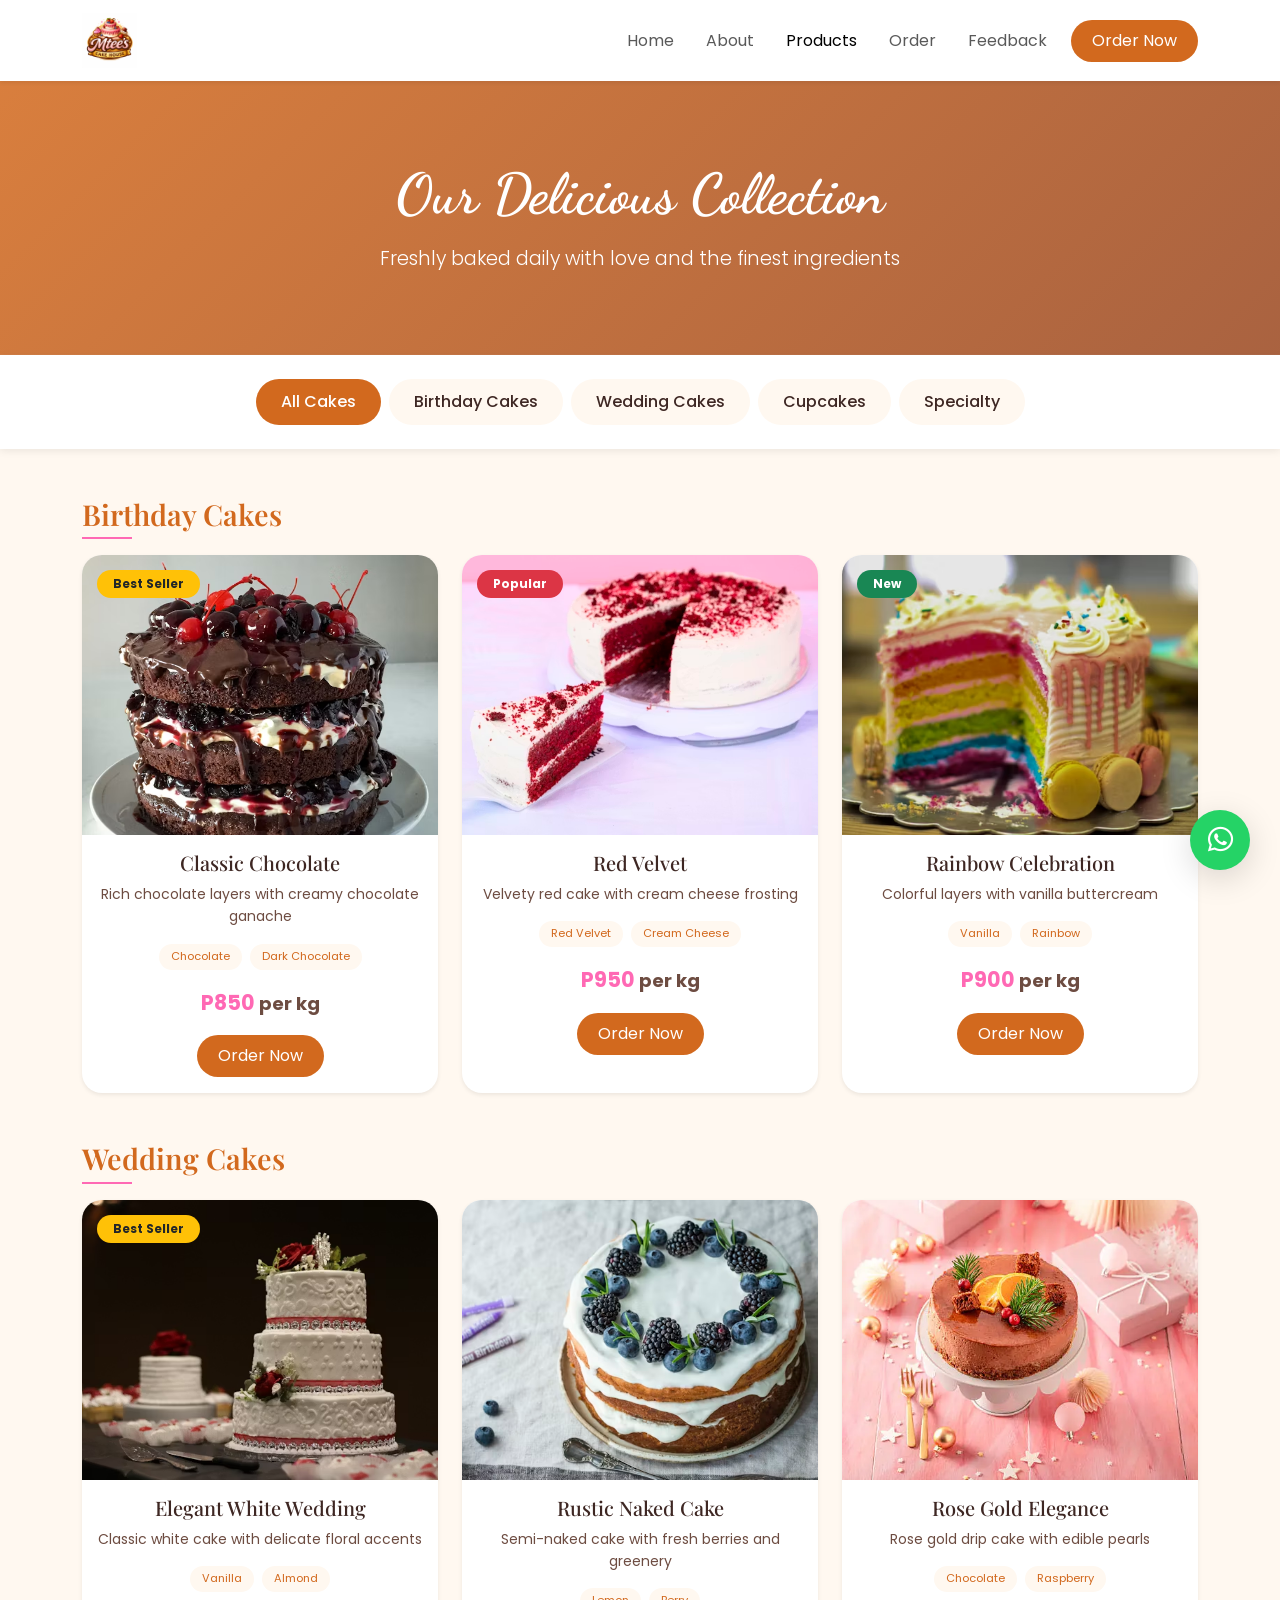
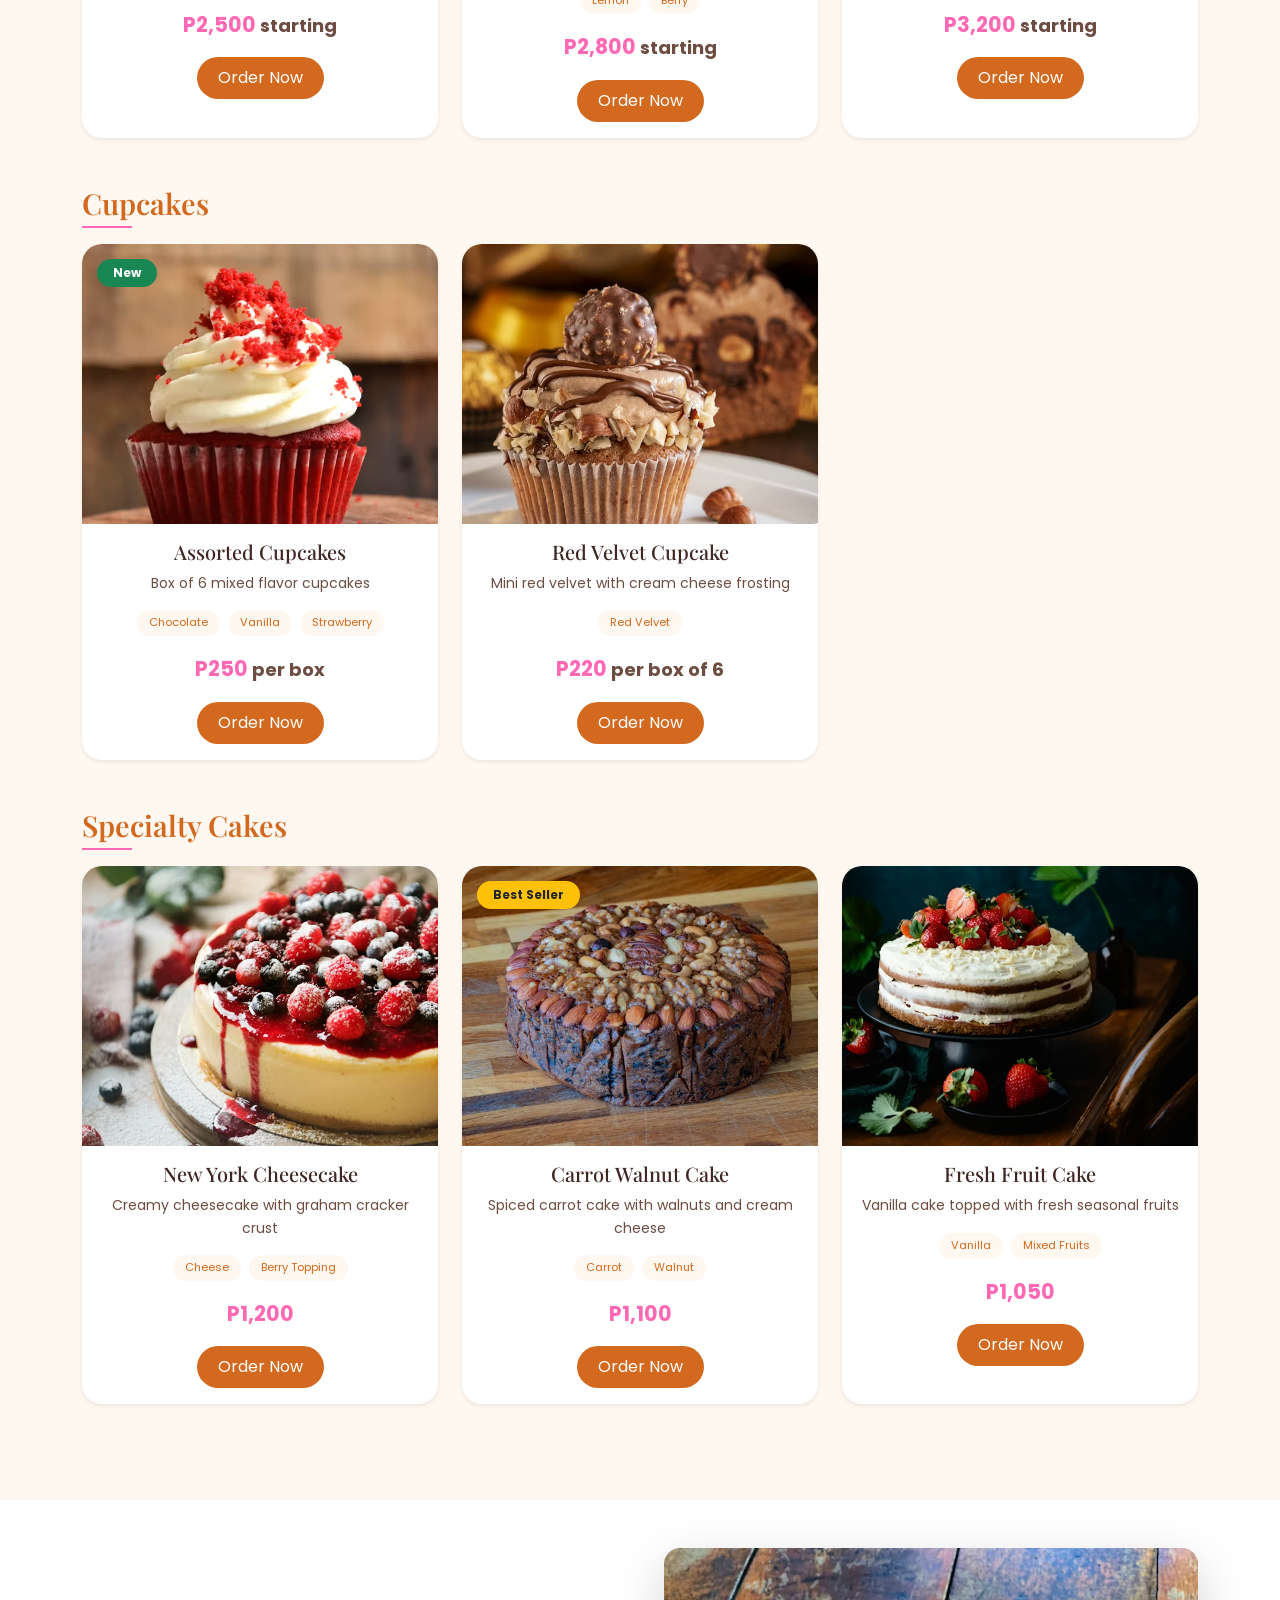
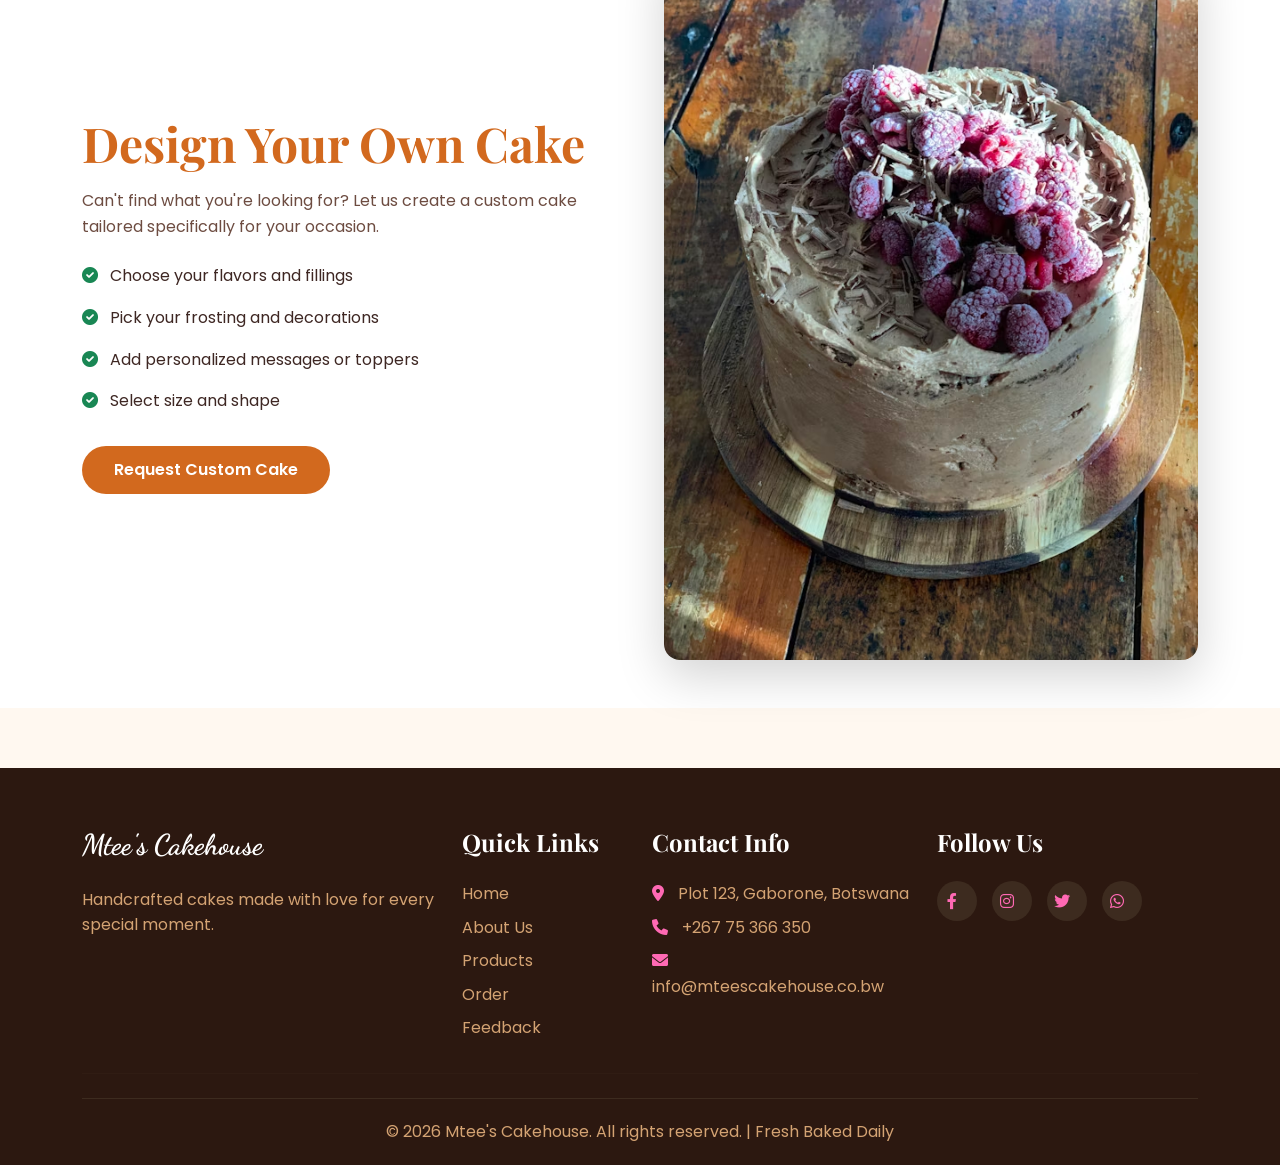
<file: products.html>
<!DOCTYPE html>
<html lang="en">
<head>
    <meta charset="UTF-8">
    <meta name="viewport" content="width=device-width, initial-scale=1.0, user-scalable=yes">
    <meta name="description" content="Browse our delicious cake collection at Mtee's Cakehouse. Birthday cakes, wedding cakes, cupcakes, and more. Order online for delivery.">
    <meta name="keywords" content="cakes for sale, birthday cakes, wedding cakes, cupcakes, cake flavors, Mtee's Cakehouse products">
    <meta name="author" content="Mtee's Cakehouse">
    <title>Our Products | Mtee's Cakehouse</title>

    <!--Favicon-->
    <link rel="icon" type="image/x-icon" href="logo/logo.png">
    
    <!-- Bootstrap 5.3 CSS -->
    <link href="https://cdn.jsdelivr.net/npm/bootstrap@5.3.0/dist/css/bootstrap.min.css" rel="stylesheet">
    
    <!-- Font Awesome Icons -->
    <link rel="stylesheet" href="https://cdnjs.cloudflare.com/ajax/libs/font-awesome/6.0.0/css/all.min.css">
    
    <!-- Google Fonts -->
    <link href="https://fonts.googleapis.com/css2?family=Playfair+Display:wght@400;500;600;700;800&family=Poppins:wght@300;400;500;600;700&family=Dancing+Script:wght@400;500;600;700&display=swap" rel="stylesheet">
    
    <!-- Custom CSS -->
    <link rel="stylesheet" href="css/style.css">
    
    <style>
        /* Additional page-specific styles */
        .filter-btn {
            background-color: var(--bg-warm);
            border: none;
            padding: 10px 25px;
            border-radius: 50px;
            font-family: 'Poppins', sans-serif;
            font-weight: 500;
            color: var(--text-dark);
            transition: all 0.3s ease;
            cursor: pointer;
        }
        
        .filter-btn:hover,
        .filter-btn.active {
            background-color: var(--primary-color);
            color: white;
        }
        
        .product-card {
            transition: all 0.3s ease;
            border: none;
            border-radius: 20px;
            overflow: hidden;
            cursor: pointer;
        }
        
        .product-card:hover {
            transform: translateY(-8px);
            box-shadow: var(--shadow-lg);
        }
        
        .product-img {
            height: 280px;
            object-fit: cover;
            transition: all 0.3s ease;
        }
        
        .product-card:hover .product-img {
            transform: scale(1.05);
        }
        
        .img-wrapper {
            overflow: hidden;
            position: relative;
        }
        
        .product-badge {
            position: absolute;
            top: 15px;
            left: 15px;
            z-index: 2;
        }
        
        .product-overlay {
            position: absolute;
            bottom: 0;
            left: 0;
            right: 0;
            background: linear-gradient(to top, rgba(0,0,0,0.7), transparent);
            padding: 20px;
            transform: translateY(100%);
            transition: all 0.3s ease;
            text-align: center;
        }
        
        .product-card:hover .product-overlay {
            transform: translateY(0);
        }
        
        .quick-view-btn {
            background-color: var(--primary-color);
            color: white;
            border: none;
            padding: 8px 20px;
            border-radius: 50px;
            font-size: 0.85rem;
            font-weight: 500;
            transition: all 0.3s ease;
        }
        
        .quick-view-btn:hover {
            background-color: var(--primary-dark);
            transform: translateY(-2px);
        }
        
        .flavor-tag {
            background-color: var(--bg-warm);
            padding: 4px 12px;
            border-radius: 50px;
            font-size: 0.7rem;
            color: var(--primary-color);
            display: inline-block;
        }
        
        .price {
            font-size: 1.3rem;
            font-weight: 700;
            color: var(--secondary-dark);
        }
        
        .custom-section-title {
            font-family: 'Playfair Display', serif;
            font-size: 2rem;
            font-weight: 700;
            color: var(--primary-color);
            position: relative;
            display: inline-block;
            margin-bottom: 2rem;
        }
        
        .custom-section-title::after {
            content: '';
            position: absolute;
            bottom: -10px;
            left: 50%;
            transform: translateX(-50%);
            width: 60px;
            height: 3px;
            background-color: var(--secondary-dark);
        }
        
        .category-section {
            margin-bottom: 3rem;
        }
        
        .category-title {
            font-family: 'Playfair Display', serif;
            font-size: 1.8rem;
            font-weight: 600;
            color: var(--primary-color);
            margin-bottom: 1.5rem;
            position: relative;
            display: inline-block;
        }
        
        .category-title::after {
            content: '';
            position: absolute;
            bottom: -8px;
            left: 0;
            width: 50px;
            height: 2px;
            background-color: var(--secondary-dark);
        }
        
        /* Modal Styles */
        .custom-modal .modal-content {
            border-radius: 20px;
            border: none;
        }
        
        .custom-modal .modal-header {
            border-bottom: 1px solid var(--border-color);
            padding: 20px 25px;
        }
        
        .custom-modal .modal-body {
            padding: 25px;
        }
        
        .custom-modal .modal-footer {
            border-top: 1px solid var(--border-color);
            padding: 15px 25px;
        }
        
        @media (max-width: 768px) {
            .filter-btn {
                padding: 6px 16px;
                font-size: 0.85rem;
            }
            .category-title {
                font-size: 1.4rem;
            }
            .price {
                font-size: 1.1rem;
            }
        }
    </style>
</head>
<body>

    <!-- Navigation Bar - Bootstrap Navbar -->
    <nav class="navbar navbar-expand-lg bg-white sticky-top shadow-sm">
        <div class="container">
             <a class="navbar-brand" href="index.html">
                <img src="logo/logo.png" alt="Mtee's Cakehouse Logo" class="logo-img" style="height: 55px; width: auto;">
            </a>
            <button class="navbar-toggler" type="button" data-bs-toggle="collapse" data-bs-target="#navbarNav" aria-controls="navbarNav" aria-expanded="false" aria-label="Toggle navigation">
                <span class="navbar-toggler-icon"></span>
            </button>
            <div class="collapse navbar-collapse" id="navbarNav">
                <ul class="navbar-nav ms-auto align-items-center gap-3">
                    <li class="nav-item">
                        <a class="nav-link" href="index.html">Home</a>
                    </li>
                    <li class="nav-item">
                        <a class="nav-link" href="about.html">About</a>
                    </li>
                    <li class="nav-item">
                        <a class="nav-link active" href="products.html">Products</a>
                    </li>
                    <li class="nav-item">
                        <a class="nav-link" href="order.html">Order</a>
                    </li>
                    <li class="nav-item">
                        <a class="nav-link" href="feedback.html">Feedback</a>
                    </li>
                    <li class="nav-item">
                        <a class="btn btn-order-nav" href="order.html">Order Now</a>
                    </li>
                </ul>
            </div>
        </div>
    </nav>

    <!-- Page Hero Section -->
    <section class="page-hero">
        <div class="container text-center">
            <h1>Our Delicious Collection</h1>
            <p class="lead">Freshly baked daily with love and the finest ingredients</p>
        </div>
    </section>

    <!-- Category Filters -->
    <section class="py-4 bg-white sticky-top" style="top: 70px; z-index: 99; box-shadow: var(--shadow-sm);">
        <div class="container">
            <div class="d-flex flex-wrap justify-content-center gap-2">
                <button class="filter-btn active" data-filter="all">All Cakes</button>
                <button class="filter-btn" data-filter="birthday">Birthday Cakes</button>
                <button class="filter-btn" data-filter="wedding">Wedding Cakes</button>
                <button class="filter-btn" data-filter="cupcakes">Cupcakes</button>
                <button class="filter-btn" data-filter="specialty">Specialty</button>
            </div>
        </div>
    </section>

    <!-- Products Section -->
    <section class="py-5 bg-warm">
        <div class="container">
            
            <!-- Birthday Cakes Category -->
            <div class="category-section" data-category="birthday">
                <h2 class="category-title">Birthday Cakes</h2>
                <div class="row g-4">
                    <!-- Product 1 - Classic Chocolate -->
                    <div class="col-md-6 col-lg-4 product-item" data-category="birthday">
                        <div class="card product-card h-100 shadow-sm">
                            <div class="img-wrapper position-relative">
                                <img src="images/1.avif" class="card-img-top product-img" alt="Classic Chocolate Cake">
                                <span class="product-badge"><span class="badge bg-warning text-dark px-3 py-2 rounded-pill">Best Seller</span></span>
                                <div class="product-overlay">
                                    <button class="quick-view-btn" data-bs-toggle="modal" data-bs-target="#productModal" data-product="chocolate">
                                        <i class="fas fa-eye me-1"></i> Quick View
                                    </button>
                                </div>
                            </div>
                            <div class="card-body text-center">
                                <h3 class="card-title h5 text-brown">Classic Chocolate</h3>
                                <p class="card-text text-light-brown small">Rich chocolate layers with creamy chocolate ganache</p>
                                <div class="d-flex justify-content-center gap-2 flex-wrap mb-3">
                                    <span class="flavor-tag">Chocolate</span>
                                    <span class="flavor-tag">Dark Chocolate</span>
                                </div>
                                <p class="price mb-3">P850 <small class="text-light-brown">per kg</small></p>
                                <a href="order.html" class="btn btn-order-nav">Order Now</a>
                            </div>
                        </div>
                    </div>
                    
                    <!-- Product 2 - Red Velvet -->
                    <div class="col-md-6 col-lg-4 product-item" data-category="birthday">
                        <div class="card product-card h-100 shadow-sm">
                            <div class="img-wrapper position-relative">
                                <img src="images/red.avif" class="card-img-top product-img" alt="Red Velvet Cake">
                                <span class="product-badge"><span class="badge bg-danger text-white px-3 py-2 rounded-pill">Popular</span></span>
                                <div class="product-overlay">
                                    <button class="quick-view-btn" data-bs-toggle="modal" data-bs-target="#productModal" data-product="redvelvet">
                                        <i class="fas fa-eye me-1"></i> Quick View
                                    </button>
                                </div>
                            </div>
                            <div class="card-body text-center">
                                <h3 class="card-title h5 text-brown">Red Velvet</h3>
                                <p class="card-text text-light-brown small">Velvety red cake with cream cheese frosting</p>
                                <div class="d-flex justify-content-center gap-2 flex-wrap mb-3">
                                    <span class="flavor-tag">Red Velvet</span>
                                    <span class="flavor-tag">Cream Cheese</span>
                                </div>
                                <p class="price mb-3">P950 <small class="text-light-brown">per kg</small></p>
                                <a href="order.html" class="btn btn-order-nav">Order Now</a>
                            </div>
                        </div>
                    </div>
                    
                    <!-- Product 3 - Rainbow Celebration -->
                    <div class="col-md-6 col-lg-4 product-item" data-category="birthday">
                        <div class="card product-card h-100 shadow-sm">
                            <div class="img-wrapper position-relative">
                                <img src="images/3.avif" class="card-img-top product-img" alt="Rainbow Cake">
                                <span class="product-badge"><span class="badge bg-success text-white px-3 py-2 rounded-pill">New</span></span>
                                <div class="product-overlay">
                                    <button class="quick-view-btn" data-bs-toggle="modal" data-bs-target="#productModal" data-product="rainbow">
                                        <i class="fas fa-eye me-1"></i> Quick View
                                    </button>
                                </div>
                            </div>
                            <div class="card-body text-center">
                                <h3 class="card-title h5 text-brown">Rainbow Celebration</h3>
                                <p class="card-text text-light-brown small">Colorful layers with vanilla buttercream</p>
                                <div class="d-flex justify-content-center gap-2 flex-wrap mb-3">
                                    <span class="flavor-tag">Vanilla</span>
                                    <span class="flavor-tag">Rainbow</span>
                                </div>
                                <p class="price mb-3">P900 <small class="text-light-brown">per kg</small></p>
                                <a href="order.html" class="btn btn-order-nav">Order Now</a>
                            </div>
                        </div>
                    </div>
                </div>
            </div>

            <!-- Wedding Cakes Category -->
            <div class="category-section mt-5" data-category="wedding">
                <h2 class="category-title">Wedding Cakes</h2>
                <div class="row g-4">
                    <!-- Product 4 - Elegant White Wedding -->
                    <div class="col-md-6 col-lg-4 product-item" data-category="wedding">
                        <div class="card product-card h-100 shadow-sm">
                            <div class="img-wrapper position-relative">
                                <img src="images/4.avif" class="card-img-top product-img" alt="Elegant White Wedding Cake">
                                <span class="product-badge"><span class="badge bg-warning text-dark px-3 py-2 rounded-pill">Best Seller</span></span>
                                <div class="product-overlay">
                                    <button class="quick-view-btn" data-bs-toggle="modal" data-bs-target="#productModal" data-product="whitewedding">
                                        <i class="fas fa-eye me-1"></i> Quick View
                                    </button>
                                </div>
                            </div>
                            <div class="card-body text-center">
                                <h3 class="card-title h5 text-brown">Elegant White Wedding</h3>
                                <p class="card-text text-light-brown small">Classic white cake with delicate floral accents</p>
                                <div class="d-flex justify-content-center gap-2 flex-wrap mb-3">
                                    <span class="flavor-tag">Vanilla</span>
                                    <span class="flavor-tag">Almond</span>
                                </div>
                                <p class="price mb-3">P2,500 <small class="text-light-brown">starting</small></p>
                                <a href="order.html" class="btn btn-order-nav">Order Now</a>
                            </div>
                        </div>
                    </div>
                    
                    <!-- Product 5 - Rustic Naked Cake -->
                    <div class="col-md-6 col-lg-4 product-item" data-category="wedding">
                        <div class="card product-card h-100 shadow-sm">
                            <div class="img-wrapper position-relative">
                                <img src="images/5.avif" class="card-img-top product-img" alt="Rustic Naked Cake">
                                <div class="product-overlay">
                                    <button class="quick-view-btn" data-bs-toggle="modal" data-bs-target="#productModal" data-product="rustic">
                                        <i class="fas fa-eye me-1"></i> Quick View
                                    </button>
                                </div>
                            </div>
                            <div class="card-body text-center">
                                <h3 class="card-title h5 text-brown">Rustic Naked Cake</h3>
                                <p class="card-text text-light-brown small">Semi-naked cake with fresh berries and greenery</p>
                                <div class="d-flex justify-content-center gap-2 flex-wrap mb-3">
                                    <span class="flavor-tag">Lemon</span>
                                    <span class="flavor-tag">Berry</span>
                                </div>
                                <p class="price mb-3">P2,800 <small class="text-light-brown">starting</small></p>
                                <a href="order.html" class="btn btn-order-nav">Order Now</a>
                            </div>
                        </div>
                    </div>
                    
                    <!-- Product 6 - Rose Gold Elegance -->
                    <div class="col-md-6 col-lg-4 product-item" data-category="wedding">
                        <div class="card product-card h-100 shadow-sm">
                            <div class="img-wrapper position-relative">
                                <img src="images/6.webp" class="card-img-top product-img" alt="Rose Gold Wedding Cake">
                                <div class="product-overlay">
                                    <button class="quick-view-btn" data-bs-toggle="modal" data-bs-target="#productModal" data-product="rosegold">
                                        <i class="fas fa-eye me-1"></i> Quick View
                                    </button>
                                </div>
                            </div>
                            <div class="card-body text-center">
                                <h3 class="card-title h5 text-brown">Rose Gold Elegance</h3>
                                <p class="card-text text-light-brown small">Rose gold drip cake with edible pearls</p>
                                <div class="d-flex justify-content-center gap-2 flex-wrap mb-3">
                                    <span class="flavor-tag">Chocolate</span>
                                    <span class="flavor-tag">Raspberry</span>
                                </div>
                                <p class="price mb-3">P3,200 <small class="text-light-brown">starting</small></p>
                                <a href="order.html" class="btn btn-order-nav">Order Now</a>
                            </div>
                        </div>
                    </div>
                </div>
            </div>

            <!-- Cupcakes Category -->
            <div class="category-section mt-5" data-category="cupcakes">
                <h2 class="category-title">Cupcakes</h2>
                <div class="row g-4">
                    <!-- Product 7 - Assorted Cupcakes -->
                    <div class="col-md-6 col-lg-4 product-item" data-category="cupcakes">
                        <div class="card product-card h-100 shadow-sm">
                            <div class="img-wrapper position-relative">
                                <img src="images/7.avif" class="card-img-top product-img" alt="Assorted Cupcakes">
                                <span class="product-badge"><span class="badge bg-success text-white px-3 py-2 rounded-pill">New</span></span>
                                <div class="product-overlay">
                                    <button class="quick-view-btn" data-bs-toggle="modal" data-bs-target="#productModal" data-product="cupcakeassorted">
                                        <i class="fas fa-eye me-1"></i> Quick View
                                    </button>
                                </div>
                            </div>
                            <div class="card-body text-center">
                                <h3 class="card-title h5 text-brown">Assorted Cupcakes</h3>
                                <p class="card-text text-light-brown small">Box of 6 mixed flavor cupcakes</p>
                                <div class="d-flex justify-content-center gap-2 flex-wrap mb-3">
                                    <span class="flavor-tag">Chocolate</span>
                                    <span class="flavor-tag">Vanilla</span>
                                    <span class="flavor-tag">Strawberry</span>
                                </div>
                                <p class="price mb-3">P250 <small class="text-light-brown">per box</small></p>
                                <a href="order.html" class="btn btn-order-nav">Order Now</a>
                            </div>
                        </div>
                    </div>
                    
                    <!-- Product 8 - Red Velvet Cupcake -->
                    <div class="col-md-6 col-lg-4 product-item" data-category="cupcakes">
                        <div class="card product-card h-100 shadow-sm">
                            <div class="img-wrapper position-relative">
                                <img src="images/8.avif" class="card-img-top product-img" alt="Red Velvet Cupcake">
                                <div class="product-overlay">
                                    <button class="quick-view-btn" data-bs-toggle="modal" data-bs-target="#productModal" data-product="redvelvetcupcake">
                                        <i class="fas fa-eye me-1"></i> Quick View
                                    </button>
                                </div>
                            </div>
                            <div class="card-body text-center">
                                <h3 class="card-title h5 text-brown">Red Velvet Cupcake</h3>
                                <p class="card-text text-light-brown small">Mini red velvet with cream cheese frosting</p>
                                <div class="d-flex justify-content-center gap-2 flex-wrap mb-3">
                                    <span class="flavor-tag">Red Velvet</span>
                                </div>
                                <p class="price mb-3">P220 <small class="text-light-brown">per box of 6</small></p>
                                <a href="order.html" class="btn btn-order-nav">Order Now</a>
                            </div>
                        </div>
                    </div>
                </div>
            </div>

            <!-- Specialty Cakes Category -->
            <div class="category-section mt-5" data-category="specialty">
                <h2 class="category-title">Specialty Cakes</h2>
                <div class="row g-4">
                    <!-- Product 9 - New York Cheesecake -->
                    <div class="col-md-6 col-lg-4 product-item" data-category="specialty">
                        <div class="card product-card h-100 shadow-sm">
                            <div class="img-wrapper position-relative">
                                <img src="images/9.avif" class="card-img-top product-img" alt="New York Cheesecake">
                                <div class="product-overlay">
                                    <button class="quick-view-btn" data-bs-toggle="modal" data-bs-target="#productModal" data-product="cheesecake">
                                        <i class="fas fa-eye me-1"></i> Quick View
                                    </button>
                                </div>
                            </div>
                            <div class="card-body text-center">
                                <h3 class="card-title h5 text-brown">New York Cheesecake</h3>
                                <p class="card-text text-light-brown small">Creamy cheesecake with graham cracker crust</p>
                                <div class="d-flex justify-content-center gap-2 flex-wrap mb-3">
                                    <span class="flavor-tag">Cheese</span>
                                    <span class="flavor-tag">Berry Topping</span>
                                </div>
                                <p class="price mb-3">P1,200</p>
                                <a href="order.html" class="btn btn-order-nav">Order Now</a>
                            </div>
                        </div>
                    </div>
                    
                    <!-- Product 10 - Carrot Walnut Cake -->
                    <div class="col-md-6 col-lg-4 product-item" data-category="specialty">
                        <div class="card product-card h-100 shadow-sm">
                            <div class="img-wrapper position-relative">
                                <img src="images/10.avif" class="card-img-top product-img" alt="Carrot Walnut Cake">
                                <span class="product-badge"><span class="badge bg-warning text-dark px-3 py-2 rounded-pill">Best Seller</span></span>
                                <div class="product-overlay">
                                    <button class="quick-view-btn" data-bs-toggle="modal" data-bs-target="#productModal" data-product="carrot">
                                        <i class="fas fa-eye me-1"></i> Quick View
                                    </button>
                                </div>
                            </div>
                            <div class="card-body text-center">
                                <h3 class="card-title h5 text-brown">Carrot Walnut Cake</h3>
                                <p class="card-text text-light-brown small">Spiced carrot cake with walnuts and cream cheese</p>
                                <div class="d-flex justify-content-center gap-2 flex-wrap mb-3">
                                    <span class="flavor-tag">Carrot</span>
                                    <span class="flavor-tag">Walnut</span>
                                </div>
                                <p class="price mb-3">P1,100</p>
                                <a href="order.html" class="btn btn-order-nav">Order Now</a>
                            </div>
                        </div>
                    </div>
                    
                    <!-- Product 11 - Fresh Fruit Cake -->
                    <div class="col-md-6 col-lg-4 product-item" data-category="specialty">
                        <div class="card product-card h-100 shadow-sm">
                            <div class="img-wrapper position-relative">
                                <img src="images/11.avif" class="card-img-top product-img" alt="Fresh Fruit Cake">
                                <div class="product-overlay">
                                    <button class="quick-view-btn" data-bs-toggle="modal" data-bs-target="#productModal" data-product="fruitcake">
                                        <i class="fas fa-eye me-1"></i> Quick View
                                    </button>
                                </div>
                            </div>
                            <div class="card-body text-center">
                                <h3 class="card-title h5 text-brown">Fresh Fruit Cake</h3>
                                <p class="card-text text-light-brown small">Vanilla cake topped with fresh seasonal fruits</p>
                                <div class="d-flex justify-content-center gap-2 flex-wrap mb-3">
                                    <span class="flavor-tag">Vanilla</span>
                                    <span class="flavor-tag">Mixed Fruits</span>
                                </div>
                                <p class="price mb-3">P1,050</p>
                                <a href="order.html" class="btn btn-order-nav">Order Now</a>
                            </div>
                        </div>
                    </div>
                </div>
            </div>
        </div>
    </section>

    <!-- Custom Cake Section -->
    <section class="py-5 bg-white">
        <div class="container">
            <div class="row align-items-center g-5">
                <div class="col-lg-6">
                    <h2 class="display-5 fw-bold" style="color: var(--primary-color);">Design Your Own Cake</h2>
                    <p class="text-light-brown mt-3">Can't find what you're looking for? Let us create a custom cake tailored specifically for your occasion.</p>
                    <ul class="list-unstyled mt-4">
                        <li class="mb-3"><i class="fas fa-check-circle text-success me-2"></i> Choose your flavors and fillings</li>
                        <li class="mb-3"><i class="fas fa-check-circle text-success me-2"></i> Pick your frosting and decorations</li>
                        <li class="mb-3"><i class="fas fa-check-circle text-success me-2"></i> Add personalized messages or toppers</li>
                        <li class="mb-3"><i class="fas fa-check-circle text-success me-2"></i> Select size and shape</li>
                    </ul>
                    <a href="order.html" class="btn btn-primary-custom mt-3">Request Custom Cake</a>
                </div>
                <div class="col-lg-6">
                    <img src="images/12.avif" alt="Custom Cake Design" class="img-fluid rounded-4 shadow-lg">
                </div>
            </div>
        </div>
    </section>

    <!-- Product Quick View Modal -->
    <div class="modal fade custom-modal" id="productModal" tabindex="-1" aria-labelledby="productModalLabel" aria-hidden="true">
        <div class="modal-dialog modal-dialog-centered">
            <div class="modal-content">
                <div class="modal-header">
                    <h5 class="modal-title" id="productModalLabel" style="color: var(--primary-color);">Product Details</h5>
                    <button type="button" class="btn-close" data-bs-dismiss="modal" aria-label="Close"></button>
                </div>
                <div class="modal-body" id="modalBody">
                    <!-- Dynamic content loaded via JavaScript -->
                </div>
                <div class="modal-footer">
                    <a href="order.html" class="btn btn-primary-custom">Order Now</a>
                    <button type="button" class="btn btn-outline-custom" data-bs-dismiss="modal">Close</button>
                </div>
            </div>
        </div>
    </div>

    <!-- Footer -->
    <footer class="custom-footer">
        <div class="container">
            <div class="row g-4">
                <div class="col-md-4">
                    <h3>Mtee's Cakehouse</h3>
                    <p>Handcrafted cakes made with love for every special moment.</p>
                </div>
                <div class="col-md-2">
                    <h4>Quick Links</h4>
                    <p><a href="index.html">Home</a></p>
                    <p><a href="about.html">About Us</a></p>
                    <p><a href="products.html">Products</a></p>
                    <p><a href="order.html">Order</a></p>
                    <p><a href="feedback.html">Feedback</a></p>
                </div>
                <div class="col-md-3">
                    <h4>Contact Info</h4>
                    <p><i class="fas fa-map-marker-alt"></i> Plot 123, Gaborone, Botswana</p>
                    <p><i class="fas fa-phone"></i> +267 75 366 350</p>
                    <p><i class="fas fa-envelope"></i> info@mteescakehouse.co.bw</p>
                </div>
                <div class="col-md-3">
                    <h4>Follow Us</h4>
                    <div class="social-links">
                        <a href="#" class="social-icon"><i class="fab fa-facebook-f"></i></a>
                        <a href="#" class="social-icon"><i class="fab fa-instagram"></i></a>
                        <a href="#" class="social-icon"><i class="fab fa-twitter"></i></a>
                        <a href="#" class="social-icon"><i class="fab fa-whatsapp"></i></a>
                    </div>
                </div>
            </div>
            <hr class="my-4" style="border-color: #3D2B1F;">
            <div class="footer-bottom">
                <p class="mb-0">&copy; 2026 Mtee's Cakehouse. All rights reserved. | Fresh Baked Daily</p>
            </div>
        </div>
    </footer>

    <!-- Floating WhatsApp Button -->
    <a href="https://wa.me/26775366350" class="whatsapp-float" target="_blank">
        <i class="fab fa-whatsapp"></i>
    </a>

    <!-- Bootstrap JS Bundle -->
    <script src="https://cdn.jsdelivr.net/npm/bootstrap@5.3.0/dist/js/bootstrap.bundle.min.js"></script>
    
    <!-- Custom JavaScript -->
    <script>
        // Set active class based on current page
        const currentPage = window.location.pathname.split('/').pop() || 'products.html';
        const navLinks = document.querySelectorAll('.nav-link');
        navLinks.forEach(link => {
            if (link.getAttribute('href') === currentPage) {
                link.classList.add('active');
            }
        });
        
        // Category Filter Functionality
        const filterBtns = document.querySelectorAll('.filter-btn');
        const productItems = document.querySelectorAll('.product-item');
        const categorySections = document.querySelectorAll('.category-section');
        
        filterBtns.forEach(btn => {
            btn.addEventListener('click', function() {
                // Remove active class from all buttons
                filterBtns.forEach(b => b.classList.remove('active'));
                // Add active class to clicked button
                this.classList.add('active');
                
                const filterValue = this.getAttribute('data-filter');
                
                if (filterValue === 'all') {
                    // Show all sections and all products
                    categorySections.forEach(section => {
                        section.style.display = 'block';
                    });
                    productItems.forEach(item => {
                        item.style.display = 'block';
                    });
                } else {
                    // Hide all sections first
                    categorySections.forEach(section => {
                        section.style.display = 'none';
                    });
                    
                    // Show only sections that match the filter
                    productItems.forEach(item => {
                        if (item.getAttribute('data-category') === filterValue) {
                            item.style.display = 'block';
                            // Show the parent section
                            const parentSection = item.closest('.category-section');
                            if (parentSection) {
                                parentSection.style.display = 'block';
                            }
                        } else {
                            item.style.display = 'none';
                        }
                    });
                }
            });
        });
        
        // Product Modal Data
        const productData = {
            chocolate: { name: 'Classic Chocolate Cake', desc: 'Rich chocolate layers with creamy chocolate ganache. Perfect for any celebration.', price: 'P850 per kg', flavors: 'Chocolate, Dark Chocolate' },
            redvelvet: { name: 'Red Velvet Cake', desc: 'Velvety red cake with smooth cream cheese frosting. A customer favorite!', price: 'P950 per kg', flavors: 'Red Velvet, Cream Cheese' },
            rainbow: { name: 'Rainbow Celebration Cake', desc: 'Colorful layers with vanilla buttercream. Makes any party brighter!', price: 'P900 per kg', flavors: 'Vanilla, Rainbow' },
            whitewedding: { name: 'Elegant White Wedding Cake', desc: 'Classic white cake with delicate floral accents. Customizable for your special day.', price: 'Starting from P2,500', flavors: 'Vanilla, Almond' },
            rustic: { name: 'Rustic Naked Cake', desc: 'Semi-naked cake with fresh berries and greenery. Perfect for rustic weddings.', price: 'Starting from P2,800', flavors: 'Lemon, Berry' },
            rosegold: { name: 'Rose Gold Elegance Cake', desc: 'Rose gold drip cake with edible pearls. Glamorous and stunning!', price: 'Starting from P3,200', flavors: 'Chocolate, Raspberry' },
            cupcakeassorted: { name: 'Assorted Cupcakes', desc: 'Box of 6 mixed flavor cupcakes. Great for parties and events!', price: 'P250 per box', flavors: 'Chocolate, Vanilla, Strawberry' },
            redvelvetcupcake: { name: 'Red Velvet Cupcake', desc: 'Mini red velvet with cream cheese frosting.', price: 'P220 per box of 6', flavors: 'Red Velvet' },
            cheesecake: { name: 'New York Cheesecake', desc: 'Creamy cheesecake with graham cracker crust and berry topping.', price: 'P1,200', flavors: 'Cheese, Berry Topping' },
            carrot: { name: 'Carrot Walnut Cake', desc: 'Spiced carrot cake with walnuts and cream cheese frosting.', price: 'P1,100', flavors: 'Carrot, Walnut' },
            fruitcake: { name: 'Fresh Fruit Cake', desc: 'Vanilla cake topped with fresh seasonal fruits.', price: 'P1,050', flavors: 'Vanilla, Mixed Fruits' }
        };
        
        // Modal Population
        const productModal = document.getElementById('productModal');
        if (productModal) {
            productModal.addEventListener('show.bs.modal', function(event) {
                const button = event.relatedTarget;
                const product = button.getAttribute('data-product');
                const data = productData[product];
                
                const modalBody = document.getElementById('modalBody');
                if (data && modalBody) {
                    modalBody.innerHTML = `
                        <h4 class="h5" style="color: var(--primary-color);">${data.name}</h4>
                        <p class="text-light-brown mt-2">${data.desc}</p>
                        <hr>
                        <p><strong>Price:</strong> ${data.price}</p>
                        <p><strong>Flavors:</strong> ${data.flavors}</p>
                        <div class="alert alert-warning mt-3 small">
                            <i class="fas fa-info-circle"></i> Please allow 48 hours for custom cake orders.
                        </div>
                    `;
                }
            });
        }
    </script>
</body>
</html>
</file>
<file: css/style.css>
/* ========================================
   MTEE'S CAKEHOUSE - BOOTSTRAP 5.3 STYLESHEET
   Custom Styles for Order & Feedback Pages
   ======================================== */

/* CSS Variables */
:root {
    --primary-color: #D2691E;
    --primary-dark: #A0522D;
    --secondary-color: #FFB6C1;
    --secondary-dark: #FF69B4;
    --accent-color: #F5DEB3;
    --bg-warm: #FFF8F0;
    --bg-light: #FFFFFF;
    --text-dark: #3E2723;
    --text-gray: #6D4C41;
    --text-light: #A1887F;
    --border-color: #FFE0B5;
    --success-color: #4CAF50;
    --error-color: #f44336;
    --shadow-sm: 0 2px 8px rgba(0,0,0,0.08);
    --shadow-md: 0 4px 16px rgba(0,0,0,0.12);
    --shadow-lg: 0 8px 32px rgba(0,0,0,0.15);
    --transition: all 0.3s ease;
}

/* Base Body Styles (Complementing Bootstrap) */
body {
    font-family: 'Poppins', sans-serif;
    color: var(--text-dark);
    background-color: var(--bg-warm);
    line-height: 1.6;
    overflow-x: hidden;
}

/* Typography Overrides */
h1, h2, h3, h4, h5, h6 {
    font-family: 'Playfair Display', serif;
    font-weight: 700;
}

/* Custom Container Max Width (extends Bootstrap) */
.custom-container {
    max-width: 1200px;
    margin: 0 auto;
    padding: 0 20px;
}

/* ========================================
   CUSTOM BUTTON STYLES
   (Extends Bootstrap btn classes)
   ======================================== */
.btn-primary-custom {
    background-color: var(--primary-color);
    color: white;
    border-radius: 50px;
    padding: 12px 32px;
    font-weight: 600;
    transition: var(--transition);
    border: none;
}

.btn-primary-custom:hover {
    background-color: var(--primary-dark);
    transform: translateY(-2px);
    box-shadow: var(--shadow-md);
    color: white;
}

.btn-outline-custom {
    background-color: transparent;
    border: 2px solid var(--primary-color);
    color: var(--primary-color);
    border-radius: 50px;
    padding: 12px 32px;
    font-weight: 600;
    transition: var(--transition);
}

.btn-outline-custom:hover {
    background-color: var(--primary-color);
    color: white;
    transform: translateY(-2px);
}

.btn-pink-custom {
    background-color: var(--secondary-dark);
    color: white;
    border-radius: 50px;
    padding: 12px 32px;
    font-weight: 600;
    transition: var(--transition);
    border: none;
}

.btn-pink-custom:hover {
    background-color: #FF1493;
    transform: translateY(-2px);
    color: white;
}

.btn-order-nav {
    background-color: var(--primary-color);
    color: white !important;
    padding: 8px 20px;
    border-radius: 50px;
    transition: var(--transition);
}

.btn-order-nav:hover {
    background-color: var(--primary-dark);
    transform: translateY(-2px);
    color: white !important;
}

/* Submit Button (Full Width) */
.btn-submit {
    width: 100%;
    background-color: var(--primary-color);
    color: white;
    padding: 14px;
    font-size: 1.1rem;
    font-weight: 600;
    border: none;
    border-radius: 50px;
    cursor: pointer;
    transition: var(--transition);
    margin-top: 10px;
}

.btn-submit:hover {
    background-color: var(--primary-dark);
    transform: translateY(-2px);
    box-shadow: var(--shadow-md);
}

/* ========================================
   CUSTOM NAVIGATION (Bootstrap Override)
   ======================================== */
.custom-navbar {
    background-color: var(--bg-light);
    box-shadow: var(--shadow-sm);
    position: sticky;
    top: 0;
    z-index: 1000;
}

.custom-navbar .navbar-brand {
    font-family: 'Dancing Script', cursive;
    font-size: 1.8rem;
    font-weight: 700;
    color: var(--primary-color);
}

.custom-navbar .navbar-brand span {
    color: var(--secondary-dark);
}

.custom-navbar .navbar-brand i {
    font-size: 2rem;
    color: var(--primary-color);
}

.custom-nav-link {
    font-weight: 500;
    color: var(--text-dark) !important;
    position: relative;
    padding-bottom: 4px;
    transition: var(--transition);
}

.custom-nav-link::after {
    content: '';
    position: absolute;
    bottom: 0;
    left: 0;
    width: 0;
    height: 2px;
    background-color: var(--secondary-dark);
    transition: var(--transition);
}

.custom-nav-link:hover::after,
.custom-nav-link.active::after {
    width: 100%;
}

.custom-nav-link.active {
    color: var(--secondary-dark) !important;
}

/* ========================================
   PAGE HERO SECTION (Bootstrap Compatible)
   ======================================== */
.page-hero {
    background: linear-gradient(135deg, rgba(210,105,30,0.85) 0%, rgba(160,82,45,0.9) 100%),
                url('https://images.unsplash.com/photo-1586985289688-ca3cf47d3e6e?w=1600');
    background-size: cover;
    background-position: center;
    padding: 80px 0;
    text-align: center;
    color: white;
}

.page-hero h1 {
    font-size: 3.5rem;
    margin-bottom: 1rem;
    font-family: 'Dancing Script', cursive;
}

.page-hero p {
    font-size: 1.2rem;
    max-width: 600px;
    margin: 0 auto;
}

/* ========================================
   FORM CONTAINER (Shared for Order & Feedback)
   ======================================== */
.form-section {
    padding: 80px 0;
}

/* Custom Form Styles (Extends Bootstrap) */
.custom-form-container {
    background: var(--bg-light);
    padding: 40px;
    border-radius: 20px;
    box-shadow: var(--shadow-md);
}

.custom-form-container h2 {
    color: var(--primary-color);
    margin-bottom: 0.5rem;
}

.form-subtitle {
    color: var(--text-gray);
    margin-bottom: 1.5rem;
    padding-bottom: 15px;
    border-bottom: 1px solid var(--border-color);
}

/* Form Group Spacing */
.form-group {
    margin-bottom: 20px;
}

.form-group label {
    display: block;
    margin-bottom: 8px;
    font-weight: 500;
    color: var(--text-dark);
}

.form-group label .required {
    color: var(--error-color);
    margin-left: 3px;
}

/* Bootstrap Form Control Overrides */
.form-control-custom,
.form-select-custom {
    width: 100%;
    padding: 12px 15px;
    border: 1px solid var(--border-color);
    border-radius: 10px;
    font-family: 'Poppins', sans-serif;
    font-size: 1rem;
    transition: var(--transition);
    background: var(--bg-light);
}

.form-control-custom:focus,
.form-select-custom:focus {
    outline: none;
    border-color: var(--primary-color);
    box-shadow: 0 0 0 3px rgba(210,105,30,0.1);
}

.form-control-custom.is-invalid:focus,
.form-select-custom.is-invalid:focus {
    box-shadow: 0 0 0 3px rgba(220,53,69,0.25);
}

/* Validation States */
.form-control-custom:invalid:not(:placeholder-shown) {
    border-color: var(--error-color);
}

.form-control-custom:valid:not(:placeholder-shown) {
    border-color: var(--success-color);
}

/* ========================================
   CARD STYLES (Extends Bootstrap Cards)
   ======================================== */
.info-card {
    background: var(--bg-light);
    padding: 35px;
    border-radius: 20px;
    box-shadow: var(--shadow-md);
    position: sticky;
    top: 100px;
}

.info-card h3 {
    color: var(--primary-color);
    margin-bottom: 1.5rem;
    position: relative;
    padding-bottom: 10px;
}

.info-card h3::after {
    content: '';
    position: absolute;
    bottom: 0;
    left: 0;
    width: 50px;
    height: 2px;
    background-color: var(--secondary-dark);
}

.info-list {
    list-style: none;
    padding-left: 0;
    margin-bottom: 25px;
}

.info-list li {
    margin-bottom: 12px;
    display: flex;
    align-items: center;
    gap: 10px;
}

.info-list i {
    color: var(--secondary-dark);
    width: 25px;
}

.policy-box {
    background: var(--bg-warm);
    padding: 15px;
    border-radius: 12px;
    margin-top: 20px;
}

.policy-box p {
    font-size: 0.85rem;
    color: var(--text-gray);
    margin-bottom: 8px;
}

/* ========================================
   STAR RATING (Custom Component)
   ======================================== */
.rating-group {
    margin-bottom: 20px;
}

.rating-group label {
    display: block;
    margin-bottom: 10px;
    font-weight: 500;
}

.star-rating {
    display: flex;
    flex-direction: row-reverse;
    justify-content: flex-end;
    gap: 10px;
}

.star-rating input {
    display: none;
}

.star-rating label {
    font-size: 2rem;
    color: #ddd;
    cursor: pointer;
    transition: var(--transition);
    margin-bottom: 0;
}

.star-rating label:hover,
.star-rating label:hover ~ label,
.star-rating input:checked ~ label {
    color: #FFD700;
}

/* ========================================
   NOTIFICATION TOAST
   ======================================== */
.notification-toast {
    position: fixed;
    bottom: 30px;
    right: 30px;
    background: var(--success-color);
    color: white;
    padding: 15px 20px;
    border-radius: 10px;
    box-shadow: var(--shadow-lg);
    z-index: 10000;
    display: flex;
    align-items: center;
    justify-content: space-between;
    gap: 15px;
    min-width: 300px;
    max-width: 400px;
    animation: slideInRight 0.3s ease;
}

.notification-toast.error {
    background: var(--error-color);
}

.notification-content {
    display: flex;
    align-items: center;
    gap: 10px;
    flex: 1;
}

.notification-close {
    background: none;
    border: none;
    color: white;
    font-size: 1.2rem;
    cursor: pointer;
    padding: 0 5px;
}

@keyframes slideInRight {
    from {
        transform: translateX(100%);
        opacity: 0;
    }
    to {
        transform: translateX(0);
        opacity: 1;
    }
}

@keyframes slideOutRight {
    from {
        transform: translateX(0);
        opacity: 1;
    }
    to {
        transform: translateX(100%);
        opacity: 0;
    }
}

/* ========================================
   FOOTER STYLES
   ======================================== */
.custom-footer {
    background-color: #2C1810;
    color: #D4A373;
    padding: 60px 0 20px;
    margin-top: 60px;
}

.custom-footer h3,
.custom-footer h4 {
    color: white;
    margin-bottom: 1.5rem;
}

.custom-footer h3 {
    font-family: 'Dancing Script', cursive;
    font-size: 1.8rem;
}

.custom-footer p {
    margin-bottom: 0.5rem;
}

.custom-footer a {
    color: #D4A373;
    text-decoration: none;
    transition: var(--transition);
}

.custom-footer a:hover {
    color: var(--secondary-dark);
}

.custom-footer i {
    margin-right: 10px;
    color: var(--secondary-dark);
}

.social-links {
    display: flex;
    gap: 15px;
}

.social-icon {
    display: inline-flex;
    align-items: center;
    justify-content: center;
    width: 40px;
    height: 40px;
    background-color: #3D2B1F;
    border-radius: 50%;
    color: white;
    text-decoration: none;
    transition: var(--transition);
}

.social-icon:hover {
    background-color: var(--secondary-dark);
    transform: translateY(-3px);
    color: white;
}

.footer-bottom {
    text-align: center;
    padding-top: 20px;
    border-top: 1px solid #3D2B1F;
}

/* ========================================
   WHATSAPP FLOAT BUTTON
   ======================================== */
.whatsapp-float {
    position: fixed;
    bottom: 30px;
    right: 30px;
    background-color: #25D366;
    color: white;
    width: 60px;
    height: 60px;
    border-radius: 50%;
    display: flex;
    align-items: center;
    justify-content: center;
    font-size: 1.8rem;
    box-shadow: var(--shadow-lg);
    cursor: pointer;
    transition: var(--transition);
    z-index: 999;
    text-decoration: none;
}

.whatsapp-float:hover {
    transform: scale(1.1);
    background-color: #128C7E;
    color: white;
}

/* ========================================
   UTILITY CLASSES
   ======================================== */
.bg-warm {
    background-color: var(--bg-warm);
}

.text-brown {
    color: var(--text-dark);
}

.text-light-brown {
    color: var(--text-gray);
}

.shadow-custom-sm {
    box-shadow: var(--shadow-sm);
}

.shadow-custom-md {
    box-shadow: var(--shadow-md);
}

.shadow-custom-lg {
    box-shadow: var(--shadow-lg);
}

.rounded-custom {
    border-radius: 20px;
}

.hover-lift {
    transition: var(--transition);
}

.hover-lift:hover {
    transform: translateY(-5px);
}

/* ========================================
   RESPONSIVE DESIGN (Bootstrap Complementary)
   ======================================== */
@media (max-width: 992px) {
    .page-hero h1 {
        font-size: 2.5rem;
    }
    
    .info-card {
        position: static;
    }
}

@media (max-width: 768px) {
    .page-hero {
        padding: 60px 0;
    }
    
    .page-hero h1 {
        font-size: 2rem;
    }
    
    .custom-form-container {
        padding: 25px;
    }
    
    .custom-footer {
        text-align: center;
    }
    
    .social-links {
        justify-content: center;
    }
}

@media (max-width: 576px) {
    .custom-form-container {
        padding: 20px;
    }
    
    .star-rating label {
        font-size: 1.5rem;
    }
    
    .notification-toast {
        min-width: 280px;
        max-width: 320px;
        font-size: 0.85rem;
    }
}

/* ========================================
   ANIMATIONS
   ======================================== */
@keyframes fadeInUp {
    from {
        opacity: 0;
        transform: translateY(30px);
    }
    to {
        opacity: 1;
        transform: translateY(0);
    }
}

.fade-in-up {
    animation: fadeInUp 0.6s ease;
}
</file>
